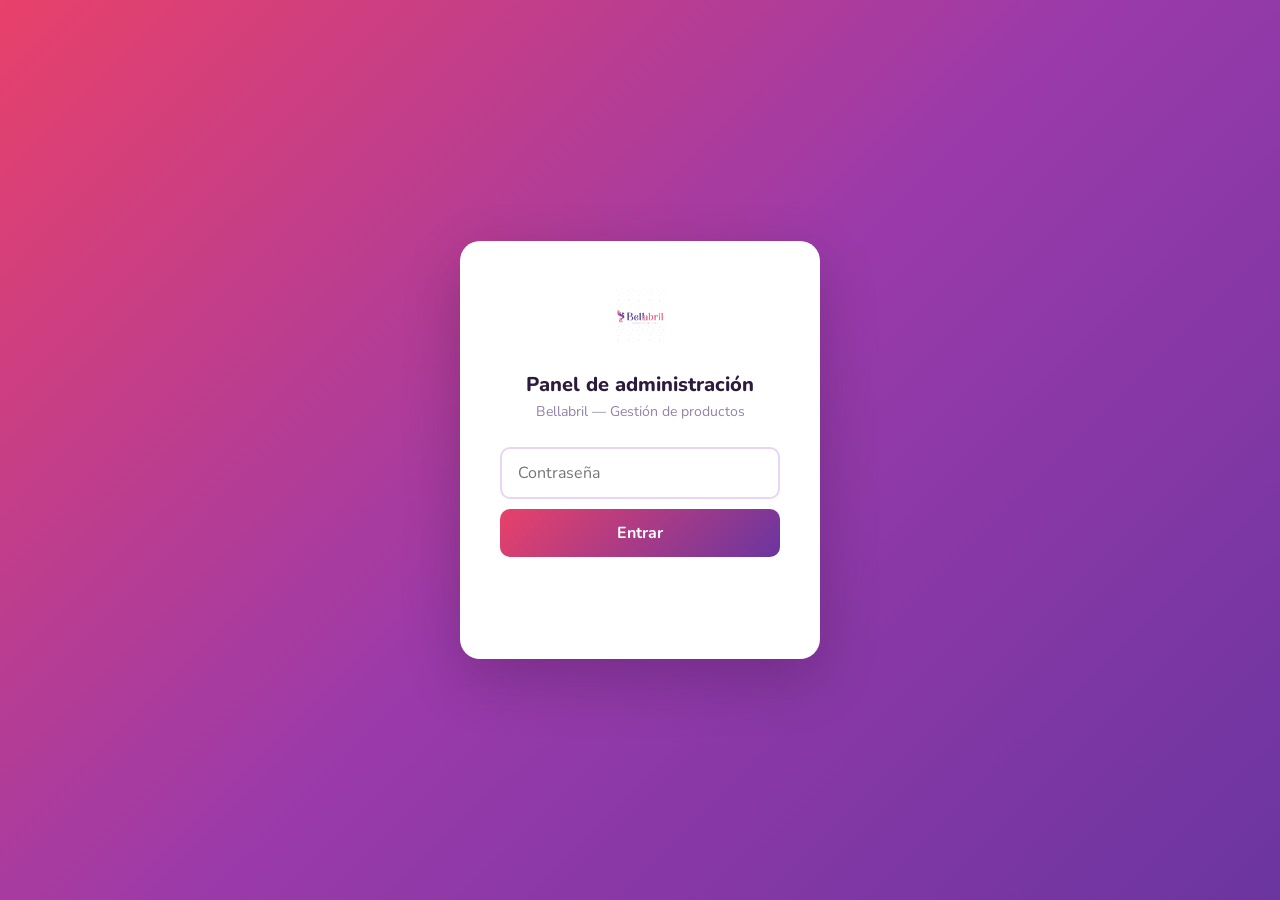
<file: admin.html>
﻿<!DOCTYPE html>
<html lang="es">
<head>
  <meta charset="UTF-8">
  <meta name="viewport" content="width=device-width, initial-scale=1.0">
  <title>Admin — Bellabril</title>
  <link rel="icon" href="assets/logo-icon.png" type="image/png">
  <link href="https://fonts.googleapis.com/css2?family=Nunito:wght@400;600;700;800&display=swap" rel="stylesheet">
  <style>
    *{box-sizing:border-box;margin:0;padding:0}
    body{font-family:'Nunito',sans-serif;background:#f5f0ff;color:#2D1B3D;min-height:100vh}

    /* ── LOGIN ──────────────────────────────── */
    .login-wrap{min-height:100vh;display:flex;align-items:center;justify-content:center;background:linear-gradient(135deg,#E8416A 0%,#9B3AAA 50%,#6B35A0 100%)}
    .login-card{background:white;border-radius:20px;padding:48px 40px;width:360px;text-align:center;box-shadow:0 20px 60px rgba(0,0,0,0.2)}
    .login-card img{height:54px;margin:0 auto 22px}
    .login-card h1{font-size:1.25rem;font-weight:800;margin-bottom:4px}
    .login-card p{color:#9480A8;font-size:0.88rem;margin-bottom:26px}
    .login-input{width:100%;padding:13px 16px;border:2px solid #E8D5F5;border-radius:10px;font-family:'Nunito',sans-serif;font-size:1rem;outline:none;transition:border-color .2s;margin-bottom:10px}
    .login-input:focus{border-color:#E8416A}
    .login-btn{width:100%;padding:13px;border:none;border-radius:10px;background:linear-gradient(135deg,#E8416A,#6B35A0);color:white;font-family:'Nunito',sans-serif;font-size:1rem;font-weight:700;cursor:pointer;transition:opacity .2s}
    .login-btn:hover{opacity:.88}
    .login-err{color:#E8416A;font-size:.85rem;margin-top:10px;min-height:18px}

    /* ── LAYOUT ─────────────────────────────── */
    .admin-wrap{display:grid;grid-template-columns:220px 1fr;min-height:100vh}

    /* ── SIDEBAR ────────────────────────────── */
    .sidebar{background:white;border-right:1px solid #E8D5F5;display:flex;flex-direction:column;padding:24px 0;position:sticky;top:0;height:100vh}
    .sidebar-logo{height:34px;margin:0 18px 28px}
    .sidebar a{display:flex;align-items:center;gap:10px;padding:11px 18px;font-weight:700;font-size:.88rem;color:#5C4070;cursor:pointer;transition:all .15s;text-decoration:none;border-left:3px solid transparent;user-select:none}
    .sidebar a:hover,.sidebar a.active{color:#E8416A;background:#fff5f8;border-left-color:#E8416A}
    .sidebar a.muted{color:#9480A8}
    .sidebar a.muted:hover{color:#E8416A;background:#fff5f8}
    .sidebar hr{border:none;border-top:1px solid #E8D5F5;margin:10px 0}

    /* ── MAIN ───────────────────────────────── */
    .admin-main{padding:32px;overflow-y:auto}

    /* ── PAGE HEADER ────────────────────────── */
    .ph{display:flex;justify-content:space-between;align-items:center;margin-bottom:24px}
    .ph h2{font-size:1.45rem;font-weight:800}

    /* ── STATS ──────────────────────────────── */
    .stats{display:grid;grid-template-columns:repeat(4,1fr);gap:14px;margin-bottom:24px}
    .stat{background:white;border-radius:14px;padding:18px 20px;border:1px solid #E8D5F5}
    .stat b{display:block;font-size:1.9rem;font-weight:800;color:#E8416A;line-height:1}
    .stat span{font-size:.73rem;font-weight:700;color:#9480A8;text-transform:uppercase;letter-spacing:.05em;margin-top:3px;display:block}

    /* ── TABLE ──────────────────────────────── */
    .tbl-wrap{background:white;border-radius:16px;border:1px solid #E8D5F5;overflow:hidden}
    .tbl-top{padding:14px 18px;border-bottom:1px solid #E8D5F5;display:flex;gap:10px;align-items:center}
    .tbl-top input{flex:1;border:1.5px solid #E8D5F5;border-radius:8px;padding:9px 13px;font-family:'Nunito',sans-serif;font-size:.88rem;outline:none;transition:border-color .2s}
    .tbl-top input:focus{border-color:#E8416A}
    .tbl-top select{border:1.5px solid #E8D5F5;border-radius:8px;padding:9px 13px;font-family:'Nunito',sans-serif;font-size:.88rem;outline:none;color:#2D1B3D;background:white;min-width:170px}
    table{width:100%;border-collapse:collapse}
    thead{background:#fdf8ff}
    th{padding:11px 14px;text-align:left;font-size:.72rem;font-weight:800;color:#9480A8;text-transform:uppercase;letter-spacing:.06em;border-bottom:1px solid #E8D5F5}
    td{padding:13px 14px;border-bottom:1px solid #f3eaff;font-size:.88rem;vertical-align:middle}
    tr:last-child td{border-bottom:none}
    tr:hover td{background:#fdf8ff}

    .pi{width:42px;height:42px;object-fit:cover;border-radius:8px}
    .pp{width:42px;height:42px;border-radius:8px;background:linear-gradient(135deg,#ffd6e4,#e8d0f7);display:flex;align-items:center;justify-content:center;font-size:1.1rem}
    .badge{display:inline-flex;align-items:center;padding:3px 9px;border-radius:20px;font-size:.7rem;font-weight:700;text-transform:uppercase;letter-spacing:.03em}
    .bc{background:#f3eaff;color:#6B35A0}
    .bn{background:#e8f8ec;color:#2d8a4a}
    .bd{background:#fff4e8;color:#b06000}

    /* ── BUTTONS ────────────────────────────── */
    .btn{display:inline-flex;align-items:center;gap:5px;padding:9px 16px;border-radius:9px;font-family:'Nunito',sans-serif;font-size:.85rem;font-weight:700;cursor:pointer;transition:all .15s;border:none;text-decoration:none;line-height:1}
    .btn-p{background:linear-gradient(135deg,#E8416A,#6B35A0);color:white}
    .btn-p:hover{opacity:.88;transform:translateY(-1px)}
    .btn-o{background:transparent;color:#6B35A0;border:1.5px solid #E8D5F5}
    .btn-o:hover{border-color:#6B35A0;background:#f5f0ff}
    .btn-d{background:transparent;color:#dc2626;border:1.5px solid #fca5a5}
    .btn-d:hover{background:#fef2f2}
    .btn-g{background:transparent;color:#9480A8;border:1.5px solid #E8D5F5}
    .btn-g:hover{border-color:#9480A8}
    .btn-sm{padding:6px 11px;font-size:.78rem}
    .acts{display:flex;gap:6px}

    /* ── MODAL ──────────────────────────────── */
    .overlay{position:fixed;inset:0;background:rgba(45,27,61,.48);z-index:1000;display:flex;align-items:center;justify-content:center;padding:16px}
    .mbox{background:white;border-radius:20px;width:100%;max-width:540px;max-height:92vh;overflow-y:auto;padding:30px}
    .mhead{display:flex;justify-content:space-between;align-items:center;margin-bottom:22px}
    .mhead h3{font-size:1.15rem;font-weight:800}
    .mclose{background:none;border:none;font-size:1.3rem;cursor:pointer;color:#9480A8;line-height:1;padding:4px}
    .mclose:hover{color:#E8416A}

    /* ── FORM ───────────────────────────────── */
    .fg{display:flex;flex-direction:column;gap:5px;margin-bottom:14px}
    .fg.two{display:grid;grid-template-columns:1fr 1fr;gap:14px}
    .fg.two .fg{margin-bottom:0}
    label.fl{font-size:.76rem;font-weight:700;color:#5C4070;text-transform:uppercase;letter-spacing:.05em}
    .fi,.fs,.ft{border:1.5px solid #E8D5F5;border-radius:9px;padding:10px 13px;font-family:'Nunito',sans-serif;font-size:.9rem;color:#2D1B3D;outline:none;transition:border-color .2s;width:100%}
    .fi:focus,.fs:focus,.ft:focus{border-color:#E8416A}
    .ft{min-height:74px;resize:vertical}
    .img-prev{width:100%;height:130px;border-radius:10px;background:linear-gradient(135deg,#ffd6e4,#e8d0f7);display:flex;align-items:center;justify-content:center;margin-top:6px;overflow:hidden;font-size:1.8rem}
    .img-prev img{width:100%;height:100%;object-fit:cover}
    .checks{display:flex;gap:20px;margin-top:4px}
    .ck{display:flex;align-items:center;gap:7px;font-weight:700;font-size:.88rem;cursor:pointer}
    .ck input{width:17px;height:17px;accent-color:#E8416A;cursor:pointer}

    /* ── EXPORT ─────────────────────────────── */
    .exp-card{background:white;border-radius:16px;border:1px solid #E8D5F5;padding:30px;max-width:580px}
    .exp-card h3{font-size:1.1rem;font-weight:800;margin-bottom:6px}
    .exp-card>p{color:#5C4070;font-size:.88rem;margin-bottom:22px}
    .steps{display:flex;flex-direction:column;gap:18px;margin-bottom:28px}
    .step{display:flex;gap:14px}
    .snum{width:30px;height:30px;border-radius:50%;background:linear-gradient(135deg,#E8416A,#6B35A0);color:white;display:flex;align-items:center;justify-content:center;font-weight:800;font-size:.85rem;flex-shrink:0}
    .stext h4{font-weight:700;font-size:.9rem;margin-bottom:2px}
    .stext p{font-size:.82rem;color:#9480A8}
    .stext code{background:#f3eaff;color:#6B35A0;padding:1px 5px;border-radius:4px;font-size:.82rem}
    .btn-dl{background:linear-gradient(135deg,#6B35A0,#E8416A);color:white;padding:13px 26px;font-size:.95rem;border-radius:12px}
    .btn-dl:hover{opacity:.9;transform:translateY(-1px)}

    /* ── EMPTY ──────────────────────────────── */
    .empty{padding:56px 20px;text-align:center;color:#9480A8}
    .empty p{font-size:.95rem;margin-bottom:14px}

    /* ── TOAST ──────────────────────────────── */
    .toast{position:fixed;bottom:22px;left:50%;transform:translateX(-50%);background:#2D1B3D;color:white;padding:11px 22px;border-radius:50px;font-weight:700;font-size:.88rem;z-index:9999;opacity:0;transition:opacity .3s;pointer-events:none;white-space:nowrap}
    .toast.show{opacity:1}
  </style>
</head>
<body>

<!-- ═══ LOGIN ═══ -->
<div id="loginScreen" class="login-wrap">
  <div class="login-card">
    <img src="assets/logo.png" alt="Bellabril" onerror="this.style.display='none'">
    <h1>Panel de administración</h1>
    <p>Bellabril — Gestión de productos</p>
    <input class="login-input" type="password" id="pwdInput" placeholder="Contraseña" autocomplete="current-password">
    <button class="login-btn" onclick="doLogin()">Entrar</button>
    <p class="login-err" id="loginErr"></p>
  </div>
</div>

<!-- ═══ PANEL ═══ -->
<div id="adminPanel" style="display:none" class="admin-wrap">

  <!-- SIDEBAR -->
  <aside class="sidebar">
    <img src="assets/logo.png" alt="Bellabril" class="sidebar-logo" onerror="this.style.display='none'">
    <a onclick="showView('productos')" id="snav-productos" class="active"><span>📦</span> Productos</a>
    <a onclick="showView('export')"    id="snav-export"><span>⬇️</span> Exportar</a>
    <hr>
    <a href="index.html" target="_blank"><span>🏪</span> Ver tienda</a>
    <a onclick="doLogout()" class="muted"><span>🚪</span> Cerrar sesión</a>
  </aside>

  <!-- MAIN -->
  <main class="admin-main">

    <!-- VISTA: PRODUCTOS -->
    <div id="view-productos">
      <div class="ph">
        <h2>Productos</h2>
        <button class="btn btn-p" onclick="openModal()">+ Agregar producto</button>
      </div>

      <div class="stats">
        <div class="stat"><b id="sTotal">0</b><span>Total</span></div>
        <div class="stat"><b id="sDest">0</b><span>Destacados</span></div>
        <div class="stat"><b id="sNuev">0</b><span>Nuevos ingresos</span></div>
        <div class="stat"><b id="sCats">0</b><span>Categorías</span></div>
      </div>

      <div class="tbl-wrap">
        <div class="tbl-top">
          <input type="search" placeholder="Buscar producto..." id="searchQ" oninput="renderTable()">
          <select id="filterCat" onchange="renderTable()">
            <option value="">Todas las categorías</option>
            <option value="novedades">Novedades</option>
            <option value="skincare">Skincare</option>
            <option value="maquillaje">Maquillaje</option>
            <option value="cabello">Cabello</option>
            <option value="unas">Uñas</option>
            <option value="pestanas">Pestañas y cejas</option>
            <option value="perfumeria">Perfumería</option>
          </select>
        </div>
        <table>
          <thead>
            <tr>
              <th>Img</th><th>Nombre</th><th>Precio</th>
              <th>Categoría</th><th>Estado</th><th>Acciones</th>
            </tr>
          </thead>
          <tbody id="tbody"></tbody>
        </table>
        <div id="emptyState" class="empty" style="display:none">
          <p>No hay productos todavía.</p>
          <button class="btn btn-p" onclick="openModal()">+ Agregar el primero</button>
        </div>
      </div>
    </div>

    <!-- VISTA: EXPORTAR -->
    <div id="view-export" style="display:none">
      <div class="ph"><h2>Exportar y publicar</h2></div>
      <div class="exp-card">
        <h3>¿Cómo actualizo la tienda?</h3>
        <p>Cada vez que agregues o edites productos, seguí estos pasos para que los cambios se vean online.</p>
        <div class="steps">
          <div class="step">
            <div class="snum">1</div>
            <div class="stext">
              <h4>Descargá el archivo actualizado</h4>
              <p>Hacé clic en el botón de abajo. Se descarga <code>products.js</code> con todos tus productos.</p>
            </div>
          </div>
          <div class="step">
            <div class="snum">2</div>
            <div class="stext">
              <h4>Reemplazá el archivo en la carpeta</h4>
              <p>Dentro de <code>bellabril/js/</code>, eliminá el <code>products.js</code> viejo y pegá el nuevo.</p>
            </div>
          </div>
          <div class="step">
            <div class="snum">3</div>
            <div class="stext">
              <h4>Subí a Netlify</h4>
              <p>Arrastrá la carpeta <code>bellabril/</code> al panel de Netlify. En segundos está online.</p>
            </div>
          </div>
        </div>
        <button class="btn btn-dl" onclick="downloadJS()">⬇️ Descargar products.js</button>
        <p style="font-size:.78rem;color:#9480A8;margin-top:10px">Incluye <span id="expCount">0</span> productos cargados.</p>
      </div>
    </div>

  </main>
</div>

<!-- ═══ MODAL AGREGAR / EDITAR ═══ -->
<div id="modal" class="overlay" style="display:none" onclick="clickOutside(event)">
  <div class="mbox">
    <div class="mhead">
      <h3 id="mTitle">Agregar producto</h3>
      <button class="mclose" onclick="closeModal()">✕</button>
    </div>
    <form onsubmit="saveProduct(event)">
      <input type="hidden" id="pId">

      <div class="fg two">
        <div class="fg">
          <label class="fl">Nombre *</label>
          <input class="fi" id="pNombre" type="text" required placeholder="Ej: Sérum vitamina C">
        </div>
        <div class="fg">
          <label class="fl">Precio ARS *</label>
          <input class="fi" id="pPrecio" type="number" required min="0" placeholder="3500">
        </div>
      </div>

      <div class="fg">
        <label class="fl">Categoría *</label>
        <select class="fs" id="pCat" required>
          <option value="">Seleccioná...</option>
          <option value="novedades">Novedades</option>
          <option value="skincare">Skincare</option>
          <option value="maquillaje">Maquillaje</option>
          <option value="cabello">Cabello</option>
          <option value="unas">Uñas</option>
          <option value="pestanas">Pestañas y cejas</option>
          <option value="perfumeria">Perfumería</option>
        </select>
      </div>

      <div class="fg">
        <label class="fl">URL o ruta de imagen</label>
        <input class="fi" id="pImg" type="text" placeholder="assets/productos/crema.jpg  ó  https://..." oninput="prevImg()">
        <div class="img-prev" id="imgPrev"><span>🖼️</span></div>
      </div>

      <div class="fg">
        <label class="fl">Descripción</label>
        <textarea class="ft" id="pDesc" placeholder="Describí brevemente el producto..."></textarea>
      </div>

      <div class="fg">
        <div class="checks">
          <label class="ck"><input type="checkbox" id="pDest"> ⭐ Destacado (inicio)</label>
          <label class="ck"><input type="checkbox" id="pNuev"> 🆕 Nuevo ingreso</label>
          <label class="ck"><input type="checkbox" id="pStock" checked> ✅ En stock</label>
        </div>
      </div>

      <div style="display:flex;gap:10px;justify-content:flex-end;margin-top:20px">
        <button type="button" class="btn btn-g" onclick="closeModal()">Cancelar</button>
        <button type="submit" class="btn btn-p" id="mSaveBtn">Guardar producto</button>
      </div>
    </form>
  </div>
</div>

<div id="toast" class="toast"></div>

<script>
// ─── CONFIG ────────────────────────────────────
// Cambiá esta contraseña cuando quieras
const PWD = 'bellabril2024';
const KEY = 'bellabril_admin_products';

const CAT = {
  novedades:'Novedades', skincare:'Skincare', maquillaje:'Maquillaje',
  cabello:'Cabello', unas:'Uñas', pestanas:'Pestañas y cejas', perfumeria:'Perfumería',
};

// ─── AUTH ──────────────────────────────────────
function doLogin() {
  if (document.getElementById('pwdInput').value === PWD) {
    sessionStorage.setItem('ba','1');
    show();
  } else {
    document.getElementById('loginErr').textContent = 'Contraseña incorrecta';
    document.getElementById('pwdInput').value = '';
  }
}
document.getElementById('pwdInput').addEventListener('keydown', e => { if(e.key==='Enter') doLogin(); });
function doLogout() { sessionStorage.removeItem('ba'); location.reload(); }

function show() {
  document.getElementById('loginScreen').style.display = 'none';
  document.getElementById('adminPanel').style.display  = 'grid';
  renderTable(); updateStats();
}
if (sessionStorage.getItem('ba')==='1') show();

// ─── DATA ──────────────────────────────────────
function load() {
  try { return JSON.parse(localStorage.getItem(KEY)) || []; } catch { return []; }
}
function save(arr) { localStorage.setItem(KEY, JSON.stringify(arr)); }
function nextId(arr) { return arr.length ? Math.max(...arr.map(p=>p.id))+1 : 1; }

// ─── VIEWS ─────────────────────────────────────
function showView(name) {
  ['productos','export'].forEach(v => {
    document.getElementById('view-'+v).style.display = v===name ? 'block' : 'none';
    document.getElementById('snav-'+v)?.classList.toggle('active', v===name);
  });
  if (name==='export') document.getElementById('expCount').textContent = load().length;
}

// ─── STATS ─────────────────────────────────────
function updateStats() {
  const p = load();
  document.getElementById('sTotal').textContent = p.length;
  document.getElementById('sDest').textContent  = p.filter(x=>x.destacado).length;
  document.getElementById('sNuev').textContent  = p.filter(x=>x.nuevo).length;
  document.getElementById('sCats').textContent  = new Set(p.map(x=>x.categoria)).size;
}

// ─── TABLE ─────────────────────────────────────
function renderTable() {
  const q   = (document.getElementById('searchQ')?.value || '').toLowerCase();
  const cat = document.getElementById('filterCat')?.value || '';
  const arr = load().filter(p =>
    (!q   || p.nombre.toLowerCase().includes(q) || (p.descripcion||'').toLowerCase().includes(q)) &&
    (!cat || p.categoria === cat)
  );

  const tbody = document.getElementById('tbody');
  document.getElementById('emptyState').style.display = arr.length ? 'none' : 'block';

  tbody.innerHTML = arr.map(p => {
    const img = p.imagen
      ? `<img class="pi" src="${e(p.imagen)}" onerror="this.style.display='none';this.nextSibling.style.display='flex'" alt="">
         <div class="pp" style="display:none">🖼️</div>`
      : `<div class="pp">🖼️</div>`;
    const badges = [
      p.nuevo     ? `<span class="badge bn">Nuevo</span>` : '',
      p.destacado ? `<span class="badge bd">★ Dest.</span>` : '',
    ].filter(Boolean).join(' ') || '—';
    return `<tr>
      <td><div style="display:flex">${img}</div></td>
      <td><strong>${e(p.nombre)}</strong></td>
      <td style="font-weight:700;color:#E8416A">${fmt(p.precio)}</td>
      <td><span class="badge bc">${CAT[p.categoria]||p.categoria}</span></td>
      <td>${badges}</td>
      <td><div class="acts">
        <button class="btn btn-o btn-sm" onclick="openModal(${p.id})">✏️ Editar</button>
        <button class="btn btn-d btn-sm" onclick="del(${p.id})">🗑️</button>
      </div></td>
    </tr>`;
  }).join('');
}

// ─── MODAL ─────────────────────────────────────
let editId = null;

function openModal(id=null) {
  editId = id;
  document.getElementById('mTitle').textContent    = id ? 'Editar producto' : 'Agregar producto';
  document.getElementById('mSaveBtn').textContent  = id ? 'Guardar cambios' : 'Guardar producto';
  document.getElementById('pId').value = '';
  document.getElementById('pNombre').value = '';
  document.getElementById('pPrecio').value = '';
  document.getElementById('pCat').value    = '';
  document.getElementById('pImg').value    = '';
  document.getElementById('pDesc').value   = '';
  document.getElementById('pDest').checked  = false;
  document.getElementById('pNuev').checked  = false;
  document.getElementById('pStock').checked = true;
  document.getElementById('imgPrev').innerHTML = '<span>🖼️</span>';

  if (id) {
    const p = load().find(x=>x.id===id);
    if (p) {
      document.getElementById('pId').value    = p.id;
      document.getElementById('pNombre').value= p.nombre;
      document.getElementById('pPrecio').value= p.precio;
      document.getElementById('pCat').value   = p.categoria;
      document.getElementById('pImg').value   = p.imagen||'';
      document.getElementById('pDesc').value  = p.descripcion||'';
      document.getElementById('pDest').checked = !!p.destacado;
      document.getElementById('pNuev').checked = !!p.nuevo;
      document.getElementById('pStock').checked = p.stock !== false;
      prevImg();
    }
  }
  document.getElementById('modal').style.display = 'flex';
  document.getElementById('pNombre').focus();
}

function closeModal() { document.getElementById('modal').style.display = 'none'; }
function clickOutside(e) { if(e.target===document.getElementById('modal')) closeModal(); }

function saveProduct(e) {
  e.preventDefault();
  const arr = load();
  const data = {
    id:          editId || nextId(arr),
    nombre:      document.getElementById('pNombre').value.trim(),
    precio:      Number(document.getElementById('pPrecio').value),
    categoria:   document.getElementById('pCat').value,
    imagen:      document.getElementById('pImg').value.trim(),
    descripcion: document.getElementById('pDesc').value.trim(),
    destacado:   document.getElementById('pDest').checked,
    nuevo:       document.getElementById('pNuev').checked,
    stock:       document.getElementById('pStock').checked,
  };
  save(editId ? arr.map(p=>p.id===editId?data:p) : [...arr,data]);
  closeModal(); renderTable(); updateStats();
  toast(editId ? '✓ Producto actualizado' : '✓ Producto agregado');
}

function del(id) {
  const p = load().find(x=>x.id===id);
  if (!p || !confirm(`¿Eliminar "${p.nombre}"?`)) return;
  save(load().filter(x=>x.id!==id));
  renderTable(); updateStats();
  toast('Producto eliminado');
}

// ─── IMAGE PREVIEW ─────────────────────────────
function prevImg() {
  const url = document.getElementById('pImg').value.trim();
  const el  = document.getElementById('imgPrev');
  el.innerHTML = url
    ? `<img src="${url}" onerror="this.parentElement.innerHTML='<span>🖼️</span>'" alt="">`
    : '<span>🖼️</span>';
}

// ─── EXPORT ────────────────────────────────────
function downloadJS() {
  const arr = load();
  const blob = new Blob([buildJS(arr)], {type:'text/javascript'});
  const a = Object.assign(document.createElement('a'), {href:URL.createObjectURL(blob), download:'products.js'});
  a.click(); URL.revokeObjectURL(a.href);
  toast('Descargando products.js...');
}

function buildJS(arr) {
  const rows = arr.map(p=>`  {
    id: ${p.id},
    nombre: ${JSON.stringify(p.nombre)},
    precio: ${p.precio},
    categoria: ${JSON.stringify(p.categoria)},
    imagen: ${JSON.stringify(p.imagen||'')},
    descripcion: ${JSON.stringify(p.descripcion||'')},
    nuevo: ${!!p.nuevo},
    destacado: ${!!p.destacado},
    stock: ${p.stock !== false},
  }`).join(',\n');
  return `/* ================================================================
   BELLABRIL — Catálogo de Productos
   Generado desde el panel de administración
   Categorías: novedades | skincare | maquillaje | cabello | unas | pestanas | perfumeria
================================================================ */

const CATEGORIAS = [
  { id: 'todos',       nombre: 'Todos',             icono: '🌸' },
  { id: 'novedades',   nombre: 'Novedades',          icono: '✨' },
  { id: 'skincare',    nombre: 'Skincare',            icono: '🧴' },
  { id: 'maquillaje',  nombre: 'Maquillaje',          icono: '💄' },
  { id: 'cabello',     nombre: 'Cabello',             icono: '✂️' },
  { id: 'unas',        nombre: 'Uñas',               icono: '💅' },
  { id: 'pestanas',    nombre: 'Pestañas y cejas',   icono: '👁️' },
  { id: 'perfumeria',  nombre: 'Perfumería',          icono: '🌸' },
];

const PRODUCTS = [
${rows}
];

/* ================================================================
   RENDERIZADO — no modificar lo de abajo
================================================================ */

function _cardHTML(p) {
  const badge = !p.stock
    ? '<span class="product-card__badge badge-agotado">Sin stock</span>'
    : p.nuevo
      ? '<span class="product-card__badge badge-nuevo">Nuevo ✦</span>'
      : '';

  const btn = !p.stock
    ? '<button class="btn btn-outline btn-sm product-card__add" disabled>Sin stock</button>'
    : \`<button class="btn btn-primary btn-sm product-card__add" onclick="addToCart(\${p.id})">Agregar al carrito</button>\`;

  return \`
    <article class="product-card reveal">
      <a href="producto-detalle.html?id=\${p.id}" class="product-card__image">
        \${badge}
        <img src="\${p.imagen}" alt="\${p.nombre}" loading="lazy" onerror="this.style.opacity=0">
      </a>
      <div class="product-card__body">
        <a href="producto-detalle.html?id=\${p.id}" class="product-card__titlelink">
          <h3 class="product-card__name">\${p.nombre}</h3>
          <p class="product-card__desc">\${p.descripcion}</p>
        </a>
        <p class="product-card__price">\${Cart.formatPrice(p.precio)}</p>
        \${btn}
      </div>
    </article>\`;
}

function addToCart(id) {
  const p = PRODUCTS.find(x => x.id === id);
  if (p && p.stock) Cart.add(p);
}

function sortProducts(list, sort = 'destacado') {
  const sorted = list.slice();
  switch (sort) {
    case 'precio-asc':  return sorted.sort((a, b) => a.precio - b.precio);
    case 'precio-desc': return sorted.sort((a, b) => b.precio - a.precio);
    case 'az':           return sorted.sort((a, b) => a.nombre.localeCompare(b.nombre, 'es'));
    case 'za':           return sorted.sort((a, b) => b.nombre.localeCompare(a.nombre, 'es'));
    case 'nuevo':         return sorted.sort((a, b) => b.id - a.id);
    case 'viejo':         return sorted.sort((a, b) => a.id - b.id);
    case 'vendidos':
    case 'destacado':
    default:
      return sorted.sort((a, b) => (b.destacado === true) - (a.destacado === true));
  }
}

function renderProducts(containerId, filter = 'todos', limit = null, sort = 'destacado') {
  const el = document.getElementById(containerId);
  if (!el) return;
  let list;
  if (filter === 'todos')          list = PRODUCTS;
  else if (filter === 'novedades') list = PRODUCTS.filter(p => p.nuevo);
  else                              list = PRODUCTS.filter(p => p.categoria === filter);
  list = sortProducts(list, sort);
  if (limit) list = list.slice(0, limit);
  el.innerHTML = list.length
    ? list.map(_cardHTML).join('')
    : '<p style="text-align:center;color:var(--text-light);padding:48px;grid-column:1/-1">No hay productos en esta categoría todavía.</p>';
  _reveal(el);
}

function renderDestacados(containerId, max = 6) {
  const el = document.getElementById(containerId);
  if (!el) return;
  const list = PRODUCTS.filter(p => p.destacado && p.stock !== false).slice(0, max);
  el.innerHTML = list.map(_cardHTML).join('');
  _reveal(el);
}

function renderNuevos(containerId, max = 4) {
  const el = document.getElementById(containerId);
  if (!el) return;
  const list = PRODUCTS.filter(p => p.nuevo).slice(0, max);
  el.innerHTML = list.map(_cardHTML).join('');
  _reveal(el);
}

function _reveal(parent) {
  const obs = new IntersectionObserver((entries) => {
    entries.forEach((e, i) => {
      if (e.isIntersecting) {
        setTimeout(() => e.target.classList.add('visible'), i * 75);
        obs.unobserve(e.target);
      }
    });
  }, { threshold: 0.08 });
  parent.querySelectorAll('.reveal').forEach(el => obs.observe(el));
}

function initReveal() { _reveal(document); }
`;
}

// ─── HELPERS ───────────────────────────────────
function fmt(n) {
  return new Intl.NumberFormat('es-AR',{style:'currency',currency:'ARS',maximumFractionDigits:0}).format(n);
}
function e(s) {
  return String(s).replace(/&/g,'&amp;').replace(/</g,'&lt;').replace(/>/g,'&gt;').replace(/"/g,'&quot;');
}
function toast(msg) {
  const t = document.getElementById('toast');
  t.textContent = msg; t.classList.add('show');
  setTimeout(()=>t.classList.remove('show'), 2500);
}
</script>
</body>
</html>
</file>
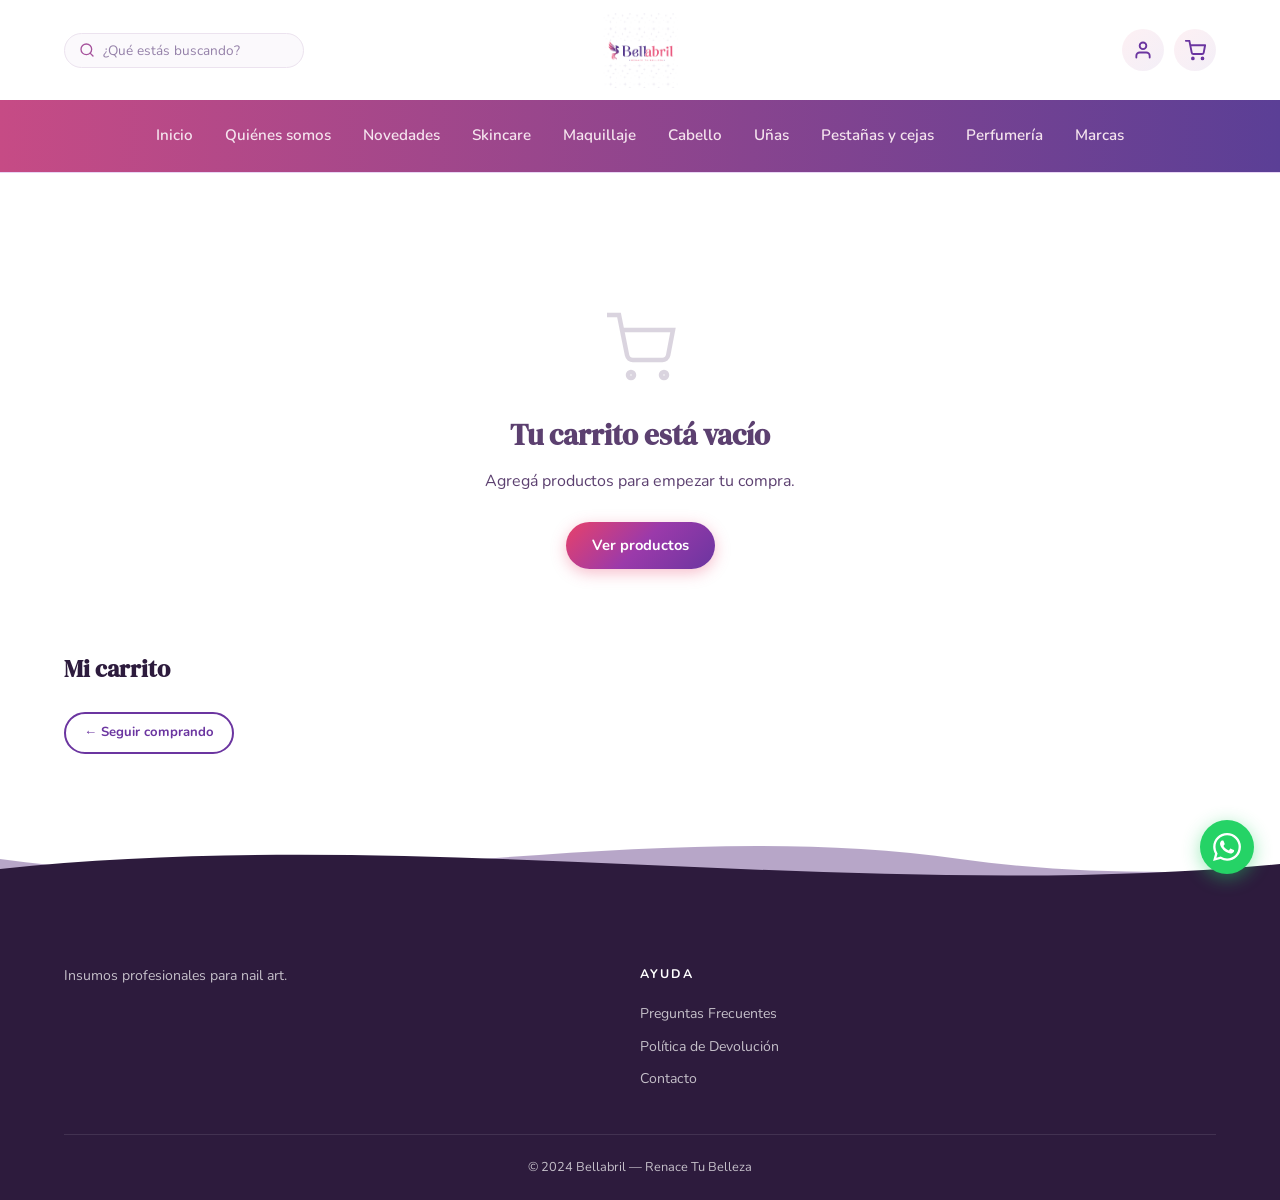
<file: carrito.html>
﻿<!DOCTYPE html>
<html lang="es">
<head>
  <meta charset="UTF-8">
  <meta name="viewport" content="width=device-width, initial-scale=1.0">
  <title>Carrito — Bellabril</title>
  <link rel="icon" href="assets/logo-icon.png" type="image/png">
  <link rel="stylesheet" href="css/styles.css">
</head>
<body>

<!-- HEADER -->
<header class="header" id="header">
  <div class="container">
    <div class="header__main">
      <div class="header-search">
        <svg width="16" height="16" viewBox="0 0 24 24" fill="none" stroke="currentColor" stroke-width="2" stroke-linecap="round" stroke-linejoin="round"><circle cx="11" cy="11" r="8"/><line x1="21" y1="21" x2="16.65" y2="16.65"/></svg>
        <input type="search" placeholder="¿Qué estás buscando?" id="searchInput" autocomplete="off">
      </div>
      <a href="index.html" class="logo"><img src="assets/logo.png" alt="Bellabril"></a>
      <div class="header__actions">
        <div id="userBtn"></div>
        <a href="carrito.html" class="cart-btn" aria-label="Ver carrito">
          <svg width="21" height="21" viewBox="0 0 24 24" fill="none" stroke="currentColor" stroke-width="2.2" stroke-linecap="round" stroke-linejoin="round">
            <circle cx="9" cy="21" r="1"/><circle cx="20" cy="21" r="1"/>
            <path d="M1 1h4l2.68 13.39a2 2 0 0 0 2 1.61h9.72a2 2 0 0 0 2-1.61L23 6H6"/>
          </svg>
          <span class="cart-count" id="cartCount">0</span>
        </a>
        <button class="menu-toggle" id="menuToggle" aria-label="Menú" aria-expanded="false">
          <span></span><span></span><span></span>
        </button>
      </div>
    </div>
  </div>
  <div class="cats-bar">
<div class="cats-bar__inner" id="navItems">
      <a href="index.html"                    class="cat-link">Inicio</a>
      <a href="nosotros.html"                 class="cat-link">Quiénes somos</a>
      <a href="productos.html?cat=novedades"  class="cat-link">Novedades</a>
      <a href="productos.html?cat=skincare"   class="cat-link">Skincare</a>
      <a href="productos.html?cat=maquillaje" class="cat-link">Maquillaje</a>
      <a href="productos.html?cat=cabello"    class="cat-link">Cabello</a>
      <a href="productos.html?cat=unas"       class="cat-link">Uñas</a>
      <a href="productos.html?cat=pestanas"   class="cat-link">Pestañas y cejas</a>
      <a href="productos.html?cat=perfumeria" class="cat-link">Perfumería</a>
      <a href="marcas.html"                   class="cat-link">Marcas</a>
    </div>
  </div>
</header>

<div style="height:calc(var(--header-h) + var(--cats-h))"></div>

<main class="cart-page">
  <div class="container">

    <!-- CARRITO VACÍO -->
    <div id="cartEmpty" style="display:none" class="cart-empty">
      <svg viewBox="0 0 24 24" fill="none" stroke="currentColor" stroke-width="1.5">
        <circle cx="9" cy="21" r="1"/><circle cx="20" cy="21" r="1"/>
        <path d="M1 1h4l2.68 13.39a2 2 0 0 0 2 1.61h9.72a2 2 0 0 0 2-1.61L23 6H6"/>
      </svg>
      <h2 style="font-family:'DM Serif Display',serif;font-size:1.8rem;margin-bottom:8px">Tu carrito está vacío</h2>
      <p style="margin-bottom:28px">Agregá productos para empezar tu compra.</p>
      <a href="productos.html" class="btn btn-primary">Ver productos</a>
    </div>

    <!-- CARRITO CON ITEMS -->
    <div class="cart-layout">
      <div>
        <h1 class="cart-items-title">Mi carrito</h1>
        <div id="cartItemsContainer"></div>
        <div style="margin-top:20px">
          <a href="productos.html" class="btn btn-outline btn-sm">← Seguir comprando</a>
        </div>
      </div>

      <!-- RESUMEN -->
      <aside class="cart-summary" id="cartSummary">
        <h2 class="cart-summary__title">Resumen</h2>
        <div class="summary-row">
          <span>Subtotal</span>
          <span id="subtotalVal">$0</span>
        </div>
        <div class="summary-row">
          <span>Envío</span>
          <span id="envioVal">—</span>
        </div>
        <p style="font-size:0.75rem;color:var(--text-light);margin-bottom:8px">✓ Envío gratis en compras mayores a $15.000</p>
        <div class="summary-total">
          <span>Total</span>
          <span class="amount" id="totalVal">$0</span>
        </div>
        <a href="checkout.html" class="btn btn-primary btn-full">Finalizar compra →</a>
        <p style="font-size:0.75rem;color:var(--text-light);text-align:center;margin-top:12px">
          🔒 Compra segura · Transferencia o Mercado Pago
        </p>
      </aside>
    </div>

  </div>
</main>

<!-- Onda animada → Footer -->
<div class="wave-anim-wrap" aria-hidden="true">
  <div class="wave-anim-layer wave-anim-layer--back">
    <svg viewBox="0 0 1440 90" xmlns="http://www.w3.org/2000/svg" preserveAspectRatio="none">
      <path d="M0,45 C180,90 360,0 540,45 C720,90 900,0 1080,45 C1260,90 1440,0 1440,45 L1440,90 L0,90 Z" fill="#4E2478"/>
    </svg>
  </div>
  <div class="wave-anim-layer wave-anim-layer--front">
    <svg viewBox="0 0 1440 90" xmlns="http://www.w3.org/2000/svg" preserveAspectRatio="none">
      <path d="M0,55 C240,10 480,90 720,50 C960,10 1200,80 1440,45 L1440,90 L0,90 Z" fill="#2D1B3D"/>
    </svg>
  </div>
</div>
<!-- FOOTER -->

<footer class="footer">
  <div class="container">
    <div class="footer__grid">
      <div>
        <p class="footer__tagline">Insumos profesionales para nail art.</p>
      </div>
      <div>
        <p class="footer__title">Ayuda</p>
        <div class="footer__links">
          <a href="preguntas-frecuentes.html" class="footer__link">Preguntas Frecuentes</a>
          <a href="politica-de-devolucion.html" class="footer__link">Política de Devolución</a>
          <a href="contacto.html" class="footer__link">Contacto</a>
        </div>
      </div></div>
    <div class="footer__bottom"><p>© 2024 Bellabril — Renace Tu Belleza</p></div>
  </div>
</footer>

<a href="https://wa.me/5491126971330" class="wa-float" target="_blank" rel="noopener" aria-label="WhatsApp">
  <svg width="28" height="28" viewBox="0 0 24 24" fill="white"><path d="M17.472 14.382c-.297-.149-1.758-.867-2.03-.967-.273-.099-.471-.148-.67.15-.197.297-.767.966-.94 1.164-.173.199-.347.223-.644.075-.297-.15-1.255-.463-2.39-1.475-.883-.788-1.48-1.761-1.653-2.059-.173-.297-.018-.458.13-.606.134-.133.298-.347.446-.52.149-.174.198-.298.298-.497.099-.198.05-.371-.025-.52-.075-.149-.669-1.612-.916-2.207-.242-.579-.487-.5-.669-.51-.173-.008-.371-.01-.57-.01-.198 0-.52.074-.792.372-.272.297-1.04 1.016-1.04 2.479 0 1.462 1.065 2.875 1.213 3.074.149.198 2.096 3.2 5.077 4.487.709.306 1.262.489 1.694.625.712.227 1.36.195 1.871.118.571-.085 1.758-.719 2.006-1.413.248-.694.248-1.289.173-1.413-.074-.124-.272-.198-.57-.347m-5.421 7.403h-.004a9.87 9.87 0 0 1-5.031-1.378l-.361-.214-3.741.982.998-3.648-.235-.374a9.86 9.86 0 0 1-1.51-5.26c.001-5.45 4.436-9.884 9.888-9.884 2.64 0 5.122 1.03 6.988 2.898a9.825 9.825 0 0 1 2.893 6.994c-.003 5.45-4.437 9.884-9.885 9.884m8.413-18.297A11.815 11.815 0 0 0 12.05 0C5.495 0 .16 5.335.157 11.892c0 2.096.547 4.142 1.588 5.945L.057 24l6.305-1.654a11.882 11.882 0 0 0 5.683 1.448h.005c6.554 0 11.89-5.335 11.893-11.893a11.821 11.821 0 0 0-3.48-8.413z"/></svg>
</a>
<div id="toast" class="toast"></div>

<script src="js/auth.js"></script>
<script src="js/cart.js"></script>
<script src="js/products.js"></script>
<script src="js/main.js"></script>
</body>
</html>
</file>
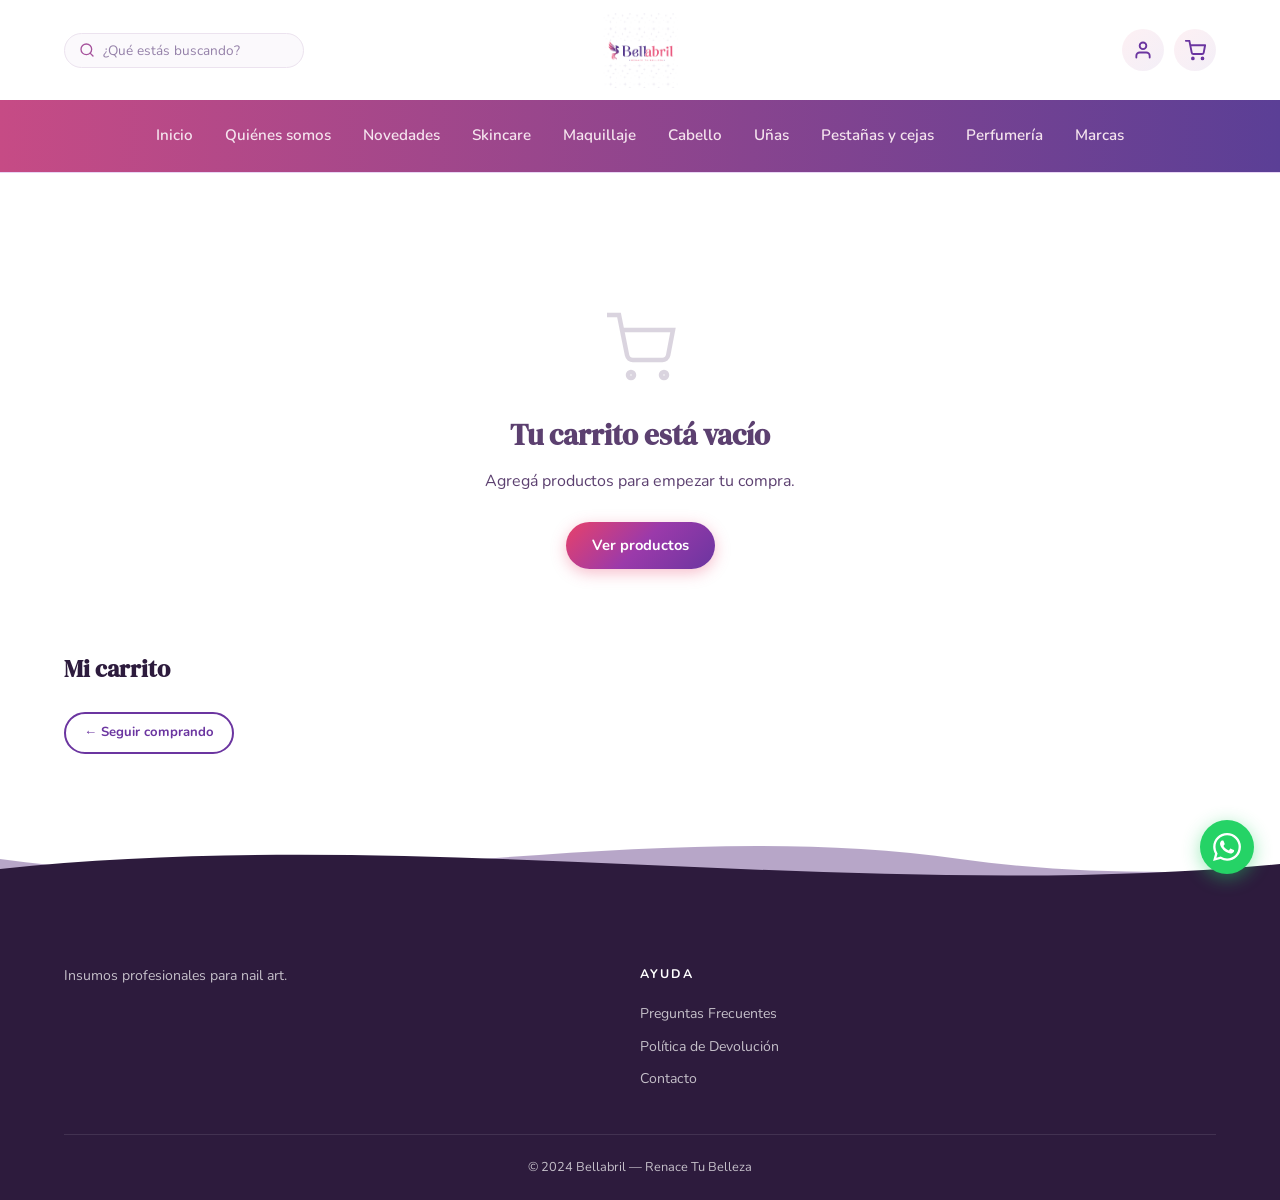
<file: checkout.html>
﻿<!DOCTYPE html>
<html lang="es">
<head>
  <meta charset="UTF-8">
  <meta name="viewport" content="width=device-width, initial-scale=1.0">
  <title>Finalizar compra — Bellabril</title>
  <link rel="icon" href="assets/logo-icon.png" type="image/png">
  <link rel="stylesheet" href="css/styles.css">
</head>
<body>

<!-- HEADER (sin categorías) -->
<header class="header" id="header" style="--cats-h:0px">
  <div class="container">
    <div class="header__main">
      <div class="header-search">
        <svg width="16" height="16" viewBox="0 0 24 24" fill="none" stroke="currentColor" stroke-width="2" stroke-linecap="round" stroke-linejoin="round"><circle cx="11" cy="11" r="8"/><line x1="21" y1="21" x2="16.65" y2="16.65"/></svg>
        <input type="search" placeholder="¿Qué estás buscando?" id="searchInput" autocomplete="off">
      </div>
      <a href="index.html" class="logo"><img src="assets/logo.png" alt="Bellabril"></a>
      <div class="header__actions">
        <nav class="nav" id="nav">
          <a href="index.html"    class="nav__link">Inicio</a>
          <a href="preguntas-frecuentes.html" class="nav__link">Preguntas Frecuentes</a>
          <a href="politica-de-devolucion.html" class="nav__link">Política de Devolución</a>
          <a href="contacto.html" class="nav__link">Contacto</a>
        </nav>
        <div id="userBtn"></div>
        <a href="carrito.html" class="cart-btn" aria-label="Volver al carrito">
          <svg width="21" height="21" viewBox="0 0 24 24" fill="none" stroke="currentColor" stroke-width="2.2" stroke-linecap="round" stroke-linejoin="round">
            <circle cx="9" cy="21" r="1"/><circle cx="20" cy="21" r="1"/>
            <path d="M1 1h4l2.68 13.39a2 2 0 0 0 2 1.61h9.72a2 2 0 0 0 2-1.61L23 6H6"/>
          </svg>
          <span class="cart-count" id="cartCount">0</span>
        </a>
        <button class="menu-toggle" id="menuToggle" aria-label="Menú" aria-expanded="false">
          <span></span><span></span><span></span>
        </button>
      </div>
    </div>
  </div>
</header>

<div style="height:var(--header-h)"></div>

<main class="checkout-page">
  <div class="container">

    <!-- BREADCRUMB -->
    <div style="margin-bottom:28px;font-size:0.85rem;color:var(--text-light)">
      <a href="carrito.html" style="color:var(--purple);font-weight:700">← Volver al carrito</a>
    </div>

    <h1 style="font-family:'DM Serif Display',serif;font-size:2rem;margin-bottom:28px">Finalizar compra</h1>

    <div class="checkout-layout">

      <!-- FORMULARIO -->
      <div>
        <form id="checkoutForm" novalidate>

          <!-- Datos personales -->
          <div class="checkout-block">
            <h2 class="checkout-block__title">1. Tus datos</h2>
            <div class="form-row">
              <div class="form-group">
                <label class="form-label" for="nombre">Nombre y apellido *</label>
                <input class="form-input" type="text" id="nombre" name="nombre" required placeholder="Ej: Ana García">
              </div>
              <div class="form-group">
                <label class="form-label" for="telefono">Teléfono / WhatsApp *</label>
                <input class="form-input" type="tel" id="telefono" name="telefono" required placeholder="Ej: 11 1234-5678">
              </div>
            </div>
            <div class="form-group">
              <label class="form-label" for="email">Email *</label>
              <input class="form-input" type="email" id="email" name="email" required placeholder="tu@email.com">
            </div>
            <div class="form-group">
              <label class="form-label" for="provincia">Provincia</label>
              <input class="form-input" type="text" id="provincia" name="provincia" placeholder="Ej: Buenos Aires">
            </div>
          </div>

          <!-- Método de pago -->
          <div class="checkout-block">
            <h2 class="checkout-block__title">2. Método de pago</h2>

            <div class="payment-options">

              <!-- Transferencia -->
              <label class="payment-opt" data-detail="detailTransfer">
                <input type="radio" name="payment" value="transferencia" checked>
                <span class="payment-opt__icon">🏦</span>
                <div>
                  <p class="payment-opt__name">Transferencia bancaria</p>
                  <p class="payment-opt__desc">CBU / Alias — sin recargo</p>
                </div>
              </label>

              <div class="payment-detail show" id="detailTransfer">
                <p style="font-weight:700;margin-bottom:14px;font-size:0.9rem">Datos para transferir:</p>
                <div class="transfer-row">
                  <span class="transfer-label">Alias</span>
                  <span class="transfer-value">bellabril01</span>
                  <button type="button" class="copy-btn" data-copy="bellabril01">Copiar</button>
                </div>
                <div class="transfer-row">
                  <span class="transfer-label">CBU</span>
                  <span class="transfer-value">0000003100051694572924</span>
                  <button type="button" class="copy-btn" data-copy="0000003100051694572924">Copiar</button>
                </div>
                <div class="transfer-row">
                  <span class="transfer-label">Titular</span>
                  <span class="transfer-value">Rosayvic Abril Mendoza Mujica</span>
                </div>
                <p style="font-size:0.78rem;color:var(--text-light);margin-top:10px">
                  ⚠️ Después de confirmar el pedido por WhatsApp, envianos el comprobante de transferencia.
                </p>
              </div>

              <!-- Mercado Pago -->
              <label class="payment-opt" data-detail="detailMP">
                <input type="radio" name="payment" value="mercadopago">
                <span class="payment-opt__icon">💙</span>
                <div>
                  <p class="payment-opt__name">Mercado Pago</p>
                  <p class="payment-opt__desc">Tarjeta de crédito, débito o saldo MP</p>
                </div>
              </label>

              <div class="payment-detail" id="detailMP">
                <p style="font-size:0.88rem;color:var(--text-medium);margin-bottom:14px">
                  Al confirmar el pedido por WhatsApp, te enviamos el link de pago de Mercado Pago.
                </p>
                <!-- REVISAR: podés reemplazar por el link directo de MP si lo tenés -->
                <p style="font-size:0.78rem;color:var(--text-light)">
                  💡 Para obtener tu link de pago en Mercado Pago: entrá a tu cuenta → Cobrar → Compartir link de pago.
                </p>
              </div>

            </div>
          </div>

          <button type="submit" class="btn btn-primary btn-full" style="font-size:1rem;padding:14px">
            Confirmar pedido por WhatsApp 💬
          </button>
          <p style="font-size:0.78rem;color:var(--text-light);text-align:center;margin-top:10px">
            Al confirmar, se abrirá WhatsApp con el detalle de tu pedido.
          </p>

        </form>
      </div>

      <!-- RESUMEN DEL PEDIDO -->
      <aside class="order-box">
        <h2 class="order-box__title">Tu pedido</h2>
        <div id="orderItemsBox"></div>
        <div style="margin-top:16px">
          <div class="summary-row" style="display:flex;justify-content:space-between;margin-bottom:8px;font-size:0.92rem">
            <span>Subtotal</span><span id="orderSubtotal">$0</span>
          </div>
          <div class="summary-row" style="display:flex;justify-content:space-between;margin-bottom:8px;font-size:0.92rem;color:#22c55e" id="discountRow" style="display:none">
            <span>Descuento</span><span id="discountVal"></span>
          </div>
          <div class="summary-row" style="display:flex;justify-content:space-between;margin-bottom:8px;font-size:0.92rem">
            <span>Envío</span><span id="orderEnvio">—</span>
          </div>

          <!-- Cupón -->
          <div id="couponBox" style="border-top:1px solid var(--border);padding-top:14px;margin-top:4px"></div>

          <div style="display:flex;justify-content:space-between;font-weight:800;padding-top:12px;border-top:2px solid var(--border);margin-top:4px">
            <span>Total</span>
            <span style="font-family:'DM Serif Display',serif;font-size:1.3rem;background:var(--gradient);-webkit-background-clip:text;-webkit-text-fill-color:transparent;background-clip:text" id="orderTotal">$0</span>
          </div>
        </div>
        <p style="font-size:0.75rem;color:var(--text-light);margin-top:14px;text-align:center">
          🔒 Tus datos están protegidos
        </p>
      </aside>

    </div>
  </div>
</main>

<div id="toast" class="toast"></div>

<script src="js/auth.js"></script>
<script src="js/cart.js"></script>
<script src="js/products.js"></script>
<script src="js/coupon.js"></script>
<script src="js/main.js"></script>
<script>
  document.addEventListener('DOMContentLoaded', () => {
    Coupon.initCheckout()
    Coupon.updateSummary()
  })

  // Interceptar envío del formulario para marcar cupón como usado
  document.getElementById('checkoutForm')?.addEventListener('submit', async (e) => {
    const email = document.getElementById('email')?.value?.trim().toLowerCase()
    await Coupon.markUsed(email)
    // El submit original del formulario continúa normalmente
  })
</script>
</body>
</html>
</file>
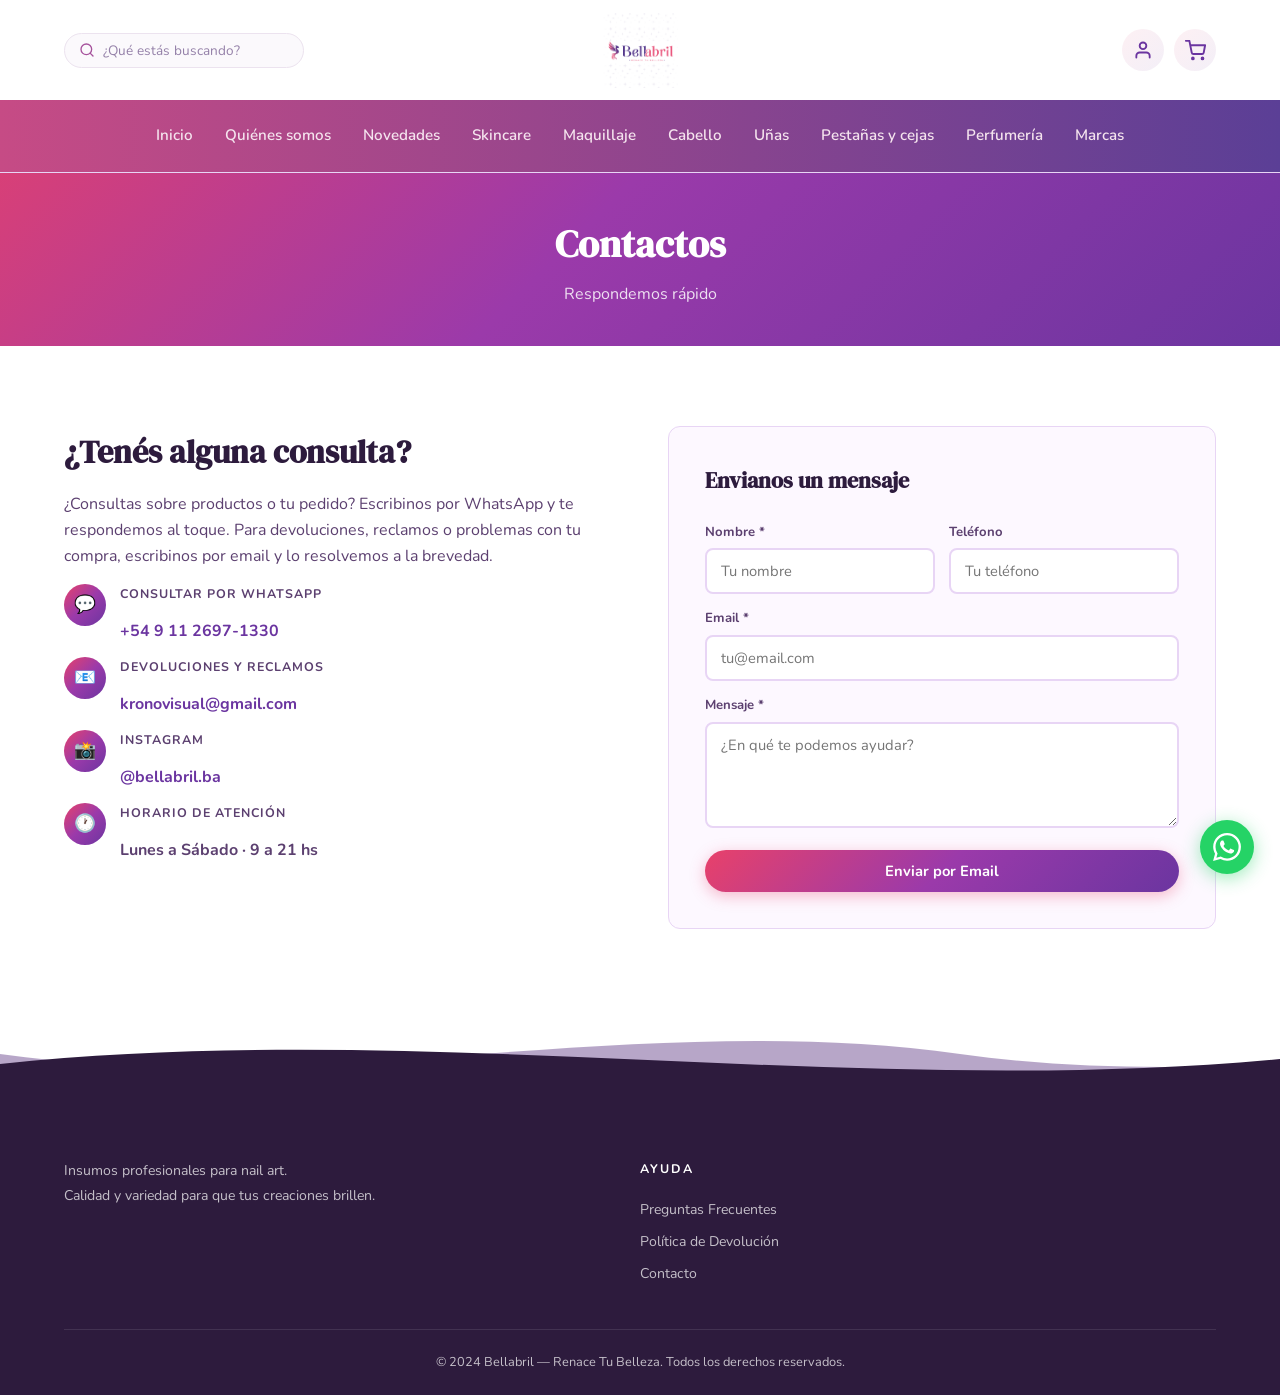
<file: contacto.html>
﻿<!DOCTYPE html>
<html lang="es">
<head>
  <meta charset="UTF-8">
  <meta name="viewport" content="width=device-width, initial-scale=1.0">
  <title>Contacto — Bellabril</title>
  <meta name="description" content="Contactá a Bellabril por WhatsApp, email o Instagram. Respondemos todas tus consultas.">
  <link rel="icon" href="assets/logo-icon.png" type="image/png">
  <link rel="stylesheet" href="css/styles.css">
</head>
<body>

<!-- HEADER -->
<header class="header" id="header">
  <div class="container">
    <div class="header__main">
      <div class="header-search">
        <svg width="16" height="16" viewBox="0 0 24 24" fill="none" stroke="currentColor" stroke-width="2" stroke-linecap="round" stroke-linejoin="round"><circle cx="11" cy="11" r="8"/><line x1="21" y1="21" x2="16.65" y2="16.65"/></svg>
        <input type="search" placeholder="¿Qué estás buscando?" id="searchInput" autocomplete="off">
      </div>
      <a href="index.html" class="logo"><img src="assets/logo.png" alt="Bellabril"></a>
      <div class="header__actions">
        <div id="userBtn"></div>
        <a href="carrito.html" class="cart-btn" aria-label="Carrito">
          <svg width="21" height="21" viewBox="0 0 24 24" fill="none" stroke="currentColor" stroke-width="2.2" stroke-linecap="round" stroke-linejoin="round">
            <circle cx="9" cy="21" r="1"/><circle cx="20" cy="21" r="1"/>
            <path d="M1 1h4l2.68 13.39a2 2 0 0 0 2 1.61h9.72a2 2 0 0 0 2-1.61L23 6H6"/>
          </svg>
          <span class="cart-count" id="cartCount">0</span>
        </a>
        <button class="menu-toggle" id="menuToggle" aria-label="Menú" aria-expanded="false">
          <span></span><span></span><span></span>
        </button>
      </div>
    </div>
  </div>
  <div class="cats-bar">
<div class="cats-bar__inner" id="navItems">
      <a href="index.html"                    class="cat-link">Inicio</a>
      <a href="nosotros.html"                 class="cat-link">Quiénes somos</a>
      <a href="productos.html?cat=novedades"  class="cat-link">Novedades</a>
      <a href="productos.html?cat=skincare"   class="cat-link">Skincare</a>
      <a href="productos.html?cat=maquillaje" class="cat-link">Maquillaje</a>
      <a href="productos.html?cat=cabello"    class="cat-link">Cabello</a>
      <a href="productos.html?cat=unas"       class="cat-link">Uñas</a>
      <a href="productos.html?cat=pestanas"   class="cat-link">Pestañas y cejas</a>
      <a href="productos.html?cat=perfumeria" class="cat-link">Perfumería</a>
      <a href="marcas.html"                   class="cat-link">Marcas</a>
    </div>
  </div>
</header>

<!-- PAGE HEADER -->
<div class="page-header" style="padding-top:calc(var(--header-h) + var(--cats-h) + 40px)">
  <div class="container">
    <h1>Contactos</h1>
    <p>Respondemos rápido</p>
  </div>
</div>

<main class="contact-page">
  <div class="container">
    <div class="contact-layout">

      <!-- INFO -->
      <div class="contact-info reveal">
        <h2>¿Tenés alguna consulta?</h2>
        <p>¿Consultas sobre productos o tu pedido? Escribinos por WhatsApp y te respondemos al toque. Para devoluciones, reclamos o problemas con tu compra, escribinos por email y lo resolvemos a la brevedad.</p>

        <!-- WhatsApp -->
        <div class="contact-item">
          <div class="contact-item__icon">💬</div>
          <div>
            <p class="contact-item__label">Consultar por WhatsApp</p>
            <a href="https://wa.me/5491126971330" target="_blank" rel="noopener" class="contact-item__value" style="color:var(--purple)">
              +54 9 11 2697-1330
            </a>
          </div>
        </div>

        <!-- Email -->
        <div class="contact-item">
          <div class="contact-item__icon">📧</div>
          <div>
            <p class="contact-item__label">Devoluciones y reclamos</p>
            <a href="mailto:kronovisual@gmail.com" class="contact-item__value" style="color:var(--purple)">
              kronovisual@gmail.com
            </a>
          </div>
        </div>

        <!-- Instagram -->
        <div class="contact-item">
          <div class="contact-item__icon">📸</div>
          <div>
            <p class="contact-item__label">Instagram</p>
            <a href="https://www.instagram.com/bellabril.ba" target="_blank" rel="noopener" class="contact-item__value" style="color:var(--purple)">
              @bellabril.ba
            </a>
          </div>
        </div>

        <!-- Horario -->
        <div class="contact-item">
          <div class="contact-item__icon">🕐</div>
          <div>
            <p class="contact-item__label">Horario de atención</p>
            <!-- REVISAR: reemplazá con el horario real -->
            <p class="contact-item__value">Lunes a Sábado · 9 a 21 hs</p>
          </div>
        </div>


      </div>

      <!-- FORMULARIO -->
      <div class="contact-form-card reveal">
        <h3>Envianos un mensaje</h3>
        <form onsubmit="onContactSubmit(event)">
          <div class="form-row">
            <div class="form-group">
              <label class="form-label" for="cNombre">Nombre *</label>
              <input class="form-input" type="text" id="cNombre" required placeholder="Tu nombre">
            </div>
            <div class="form-group">
              <label class="form-label" for="cTel">Teléfono</label>
              <input class="form-input" type="tel" id="cTel" placeholder="Tu teléfono">
            </div>
          </div>
          <div class="form-group">
            <label class="form-label" for="cEmail">Email *</label>
            <input class="form-input" type="email" id="cEmail" required placeholder="tu@email.com">
          </div>
          <div class="form-group">
            <label class="form-label" for="cMensaje">Mensaje *</label>
            <textarea class="form-input" id="cMensaje" rows="4" required placeholder="¿En qué te podemos ayudar?"></textarea>
          </div>
          <button type="submit" class="btn btn-primary btn-full">Enviar por Email</button>
        </form>
      </div>

    </div>
  </div>
</main>

<!-- Onda animada → Footer -->
<div class="wave-anim-wrap" aria-hidden="true">
  <div class="wave-anim-layer wave-anim-layer--back">
    <svg viewBox="0 0 1440 90" xmlns="http://www.w3.org/2000/svg" preserveAspectRatio="none">
      <path d="M0,45 C180,90 360,0 540,45 C720,90 900,0 1080,45 C1260,90 1440,0 1440,45 L1440,90 L0,90 Z" fill="#4E2478"/>
    </svg>
  </div>
  <div class="wave-anim-layer wave-anim-layer--front">
    <svg viewBox="0 0 1440 90" xmlns="http://www.w3.org/2000/svg" preserveAspectRatio="none">
      <path d="M0,55 C240,10 480,90 720,50 C960,10 1200,80 1440,45 L1440,90 L0,90 Z" fill="#2D1B3D"/>
    </svg>
  </div>
</div>
<footer class="footer">
  <div class="container">
    <div class="footer__grid">
      <div>
        <p class="footer__tagline">Insumos profesionales para nail art.<br>Calidad y variedad para que tus creaciones brillen.</p>
      </div>
      <div>
        <p class="footer__title">Ayuda</p>
        <div class="footer__links">
          <a href="preguntas-frecuentes.html" class="footer__link">Preguntas Frecuentes</a>
          <a href="politica-de-devolucion.html" class="footer__link">Política de Devolución</a>
          <a href="contacto.html" class="footer__link">Contacto</a>
        </div>
      </div></div>
    <div class="footer__bottom"><p>© 2024 Bellabril — Renace Tu Belleza. Todos los derechos reservados.</p></div>
  </div>
</footer>

<a href="https://wa.me/5491126971330" class="wa-float" target="_blank" rel="noopener" aria-label="WhatsApp">
  <svg width="28" height="28" viewBox="0 0 24 24" fill="white"><path d="M17.472 14.382c-.297-.149-1.758-.867-2.03-.967-.273-.099-.471-.148-.67.15-.197.297-.767.966-.94 1.164-.173.199-.347.223-.644.075-.297-.15-1.255-.463-2.39-1.475-.883-.788-1.48-1.761-1.653-2.059-.173-.297-.018-.458.13-.606.134-.133.298-.347.446-.52.149-.174.198-.298.298-.497.099-.198.05-.371-.025-.52-.075-.149-.669-1.612-.916-2.207-.242-.579-.487-.5-.669-.51-.173-.008-.371-.01-.57-.01-.198 0-.52.074-.792.372-.272.297-1.04 1.016-1.04 2.479 0 1.462 1.065 2.875 1.213 3.074.149.198 2.096 3.2 5.077 4.487.709.306 1.262.489 1.694.625.712.227 1.36.195 1.871.118.571-.085 1.758-.719 2.006-1.413.248-.694.248-1.289.173-1.413-.074-.124-.272-.198-.57-.347m-5.421 7.403h-.004a9.87 9.87 0 0 1-5.031-1.378l-.361-.214-3.741.982.998-3.648-.235-.374a9.86 9.86 0 0 1-1.51-5.26c.001-5.45 4.436-9.884 9.888-9.884 2.64 0 5.122 1.03 6.988 2.898a9.825 9.825 0 0 1 2.893 6.994c-.003 5.45-4.437 9.884-9.885 9.884m8.413-18.297A11.815 11.815 0 0 0 12.05 0C5.495 0 .16 5.335.157 11.892c0 2.096.547 4.142 1.588 5.945L.057 24l6.305-1.654a11.882 11.882 0 0 0 5.683 1.448h.005c6.554 0 11.89-5.335 11.893-11.893a11.821 11.821 0 0 0-3.48-8.413z"/></svg>
</a>
<div id="toast" class="toast"></div>

<script src="js/auth.js"></script>
<script src="js/cart.js"></script>
<script src="js/main.js"></script>
<script>
function onContactSubmit(e) {
  e.preventDefault();
  const nombre  = document.getElementById('cNombre').value.trim();
  const tel     = document.getElementById('cTel').value.trim();
  const email   = document.getElementById('cEmail').value.trim();
  const mensaje = document.getElementById('cMensaje').value.trim();
  const subject = encodeURIComponent(`Consulta de ${nombre} — Bellabril`);
  const body = encodeURIComponent(
    `Nombre: ${nombre}\nEmail: ${email}` + (tel ? `\nTeléfono: ${tel}` : '') + `\n\n${mensaje}`
  );
  window.location.href = `mailto:kronovisual@gmail.com?subject=${subject}&body=${body}`;
}
</script>
</body>
</html>
</file>
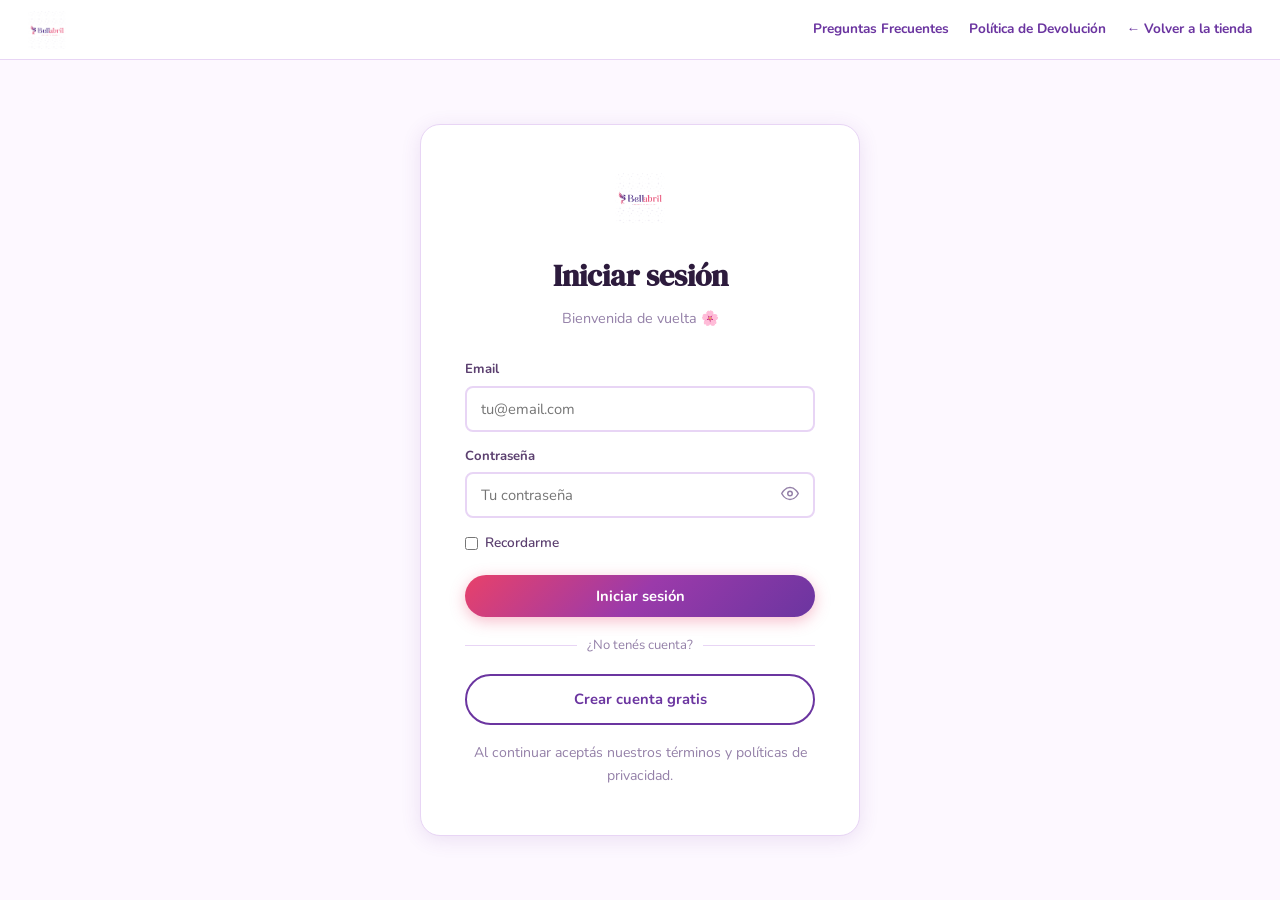
<file: login.html>
﻿<!DOCTYPE html>
<html lang="es">
<head>
  <meta charset="UTF-8">
  <meta name="viewport" content="width=device-width, initial-scale=1.0">
  <title>Iniciar sesión — Bellabril</title>
  <link rel="icon" href="assets/logo-icon.png" type="image/png">
  <link rel="stylesheet" href="css/styles.css">
  <style>
    body { background: var(--bg-light); }
    .top-bar {
      position: fixed; top: 0; left: 0; right: 0; z-index: 100;
      height: 60px; background: white; border-bottom: 1px solid var(--border);
      display: flex; align-items: center; justify-content: space-between; padding: 0 28px;
    }
    .top-bar img { height: 38px; }
    .top-bar a { font-size: 0.85rem; font-weight: 700; color: var(--purple); }
    .top-bar a:hover { color: var(--pink); }
  </style>
</head>
<body>

<div class="top-bar">
  <a href="index.html"><img src="assets/logo.png" alt="Bellabril"></a>
  <div style="display:flex;align-items:center;gap:20px">
    <a href="preguntas-frecuentes.html">Preguntas Frecuentes</a>
    <a href="politica-de-devolucion.html">Política de Devolución</a>
    <a href="index.html">← Volver a la tienda</a>
  </div>
</div>

<main class="auth-page" style="padding-top:100px">
  <div class="auth-card">

    <div class="auth-logo">
      <img src="assets/logo.png" alt="Bellabril">
    </div>

    <h1 class="auth-title">Iniciar sesión</h1>
    <p class="auth-subtitle">Bienvenida de vuelta 🌸</p>

    <div class="alert-error" id="alertError"></div>

    <form id="loginForm" novalidate>

      <div class="form-group">
        <label class="form-label" for="email">Email</label>
        <input class="form-input" type="email" id="email" name="email" required placeholder="tu@email.com" autocomplete="email">
        <p class="field-error" id="emailErr">Ingresá un email válido.</p>
      </div>

      <div class="form-group">
        <label class="form-label" for="password">Contraseña</label>
        <div class="password-wrap">
          <input class="form-input" type="password" id="password" name="password" required placeholder="Tu contraseña" autocomplete="current-password">
          <button type="button" class="toggle-pwd" onclick="togglePwd('password', this)" aria-label="Ver contraseña">
            <svg width="18" height="18" viewBox="0 0 24 24" fill="none" stroke="currentColor" stroke-width="2" stroke-linecap="round" stroke-linejoin="round">
              <path d="M1 12s4-8 11-8 11 8 11 8-4 8-11 8-11-8-11-8z"/><circle cx="12" cy="12" r="3"/>
            </svg>
          </button>
        </div>
        <p class="field-error" id="pwdErr">Ingresá tu contraseña.</p>
      </div>

      <div class="remember-row">
        <label>
          <input type="checkbox" id="remember"> Recordarme
        </label>
      </div>

      <button type="submit" class="btn btn-primary btn-full" id="submitBtn">Iniciar sesión</button>

    </form>

    <div class="auth-divider"><span>¿No tenés cuenta?</span></div>

    <a href="registro.html" class="btn btn-outline btn-full">Crear cuenta gratis</a>

    <p class="auth-footer" style="margin-top:16px">
      Al continuar aceptás nuestros términos y políticas de privacidad.
    </p>

  </div>
</main>

<script src="js/auth.js"></script>
<script>
  // Si ya está logueado, redirigir
  if (Auth.isLoggedIn()) location.href = 'index.html';

  function togglePwd(id, btn) {
    const input = document.getElementById(id);
    input.type = input.type === 'password' ? 'text' : 'password';
  }

  document.getElementById('loginForm').addEventListener('submit', function(e) {
    e.preventDefault();
    const email    = document.getElementById('email').value.trim();
    const password = document.getElementById('password').value;
    const remember = document.getElementById('remember').checked;
    const alertEl  = document.getElementById('alertError');

    // Validación básica
    let valid = true;
    if (!email || !email.includes('@')) {
      document.getElementById('emailErr').classList.add('show'); valid = false;
    } else {
      document.getElementById('emailErr').classList.remove('show');
    }
    if (!password) {
      document.getElementById('pwdErr').classList.add('show'); valid = false;
    } else {
      document.getElementById('pwdErr').classList.remove('show');
    }
    if (!valid) return;

    const btn = document.getElementById('submitBtn');
    btn.textContent = 'Ingresando...';
    btn.disabled = true;

    const result = Auth.login(email, password, remember);

    if (result.ok) {
      // Redirigir al origen o al home
      const redirect = new URLSearchParams(location.search).get('redirect') || 'index.html';
      location.href = redirect;
    } else {
      alertEl.textContent = result.error;
      alertEl.classList.add('show');
      btn.textContent = 'Iniciar sesión';
      btn.disabled = false;
    }
  });

  // Limpiar errores al escribir
  document.getElementById('email').addEventListener('input',    () => document.getElementById('emailErr').classList.remove('show'));
  document.getElementById('password').addEventListener('input', () => document.getElementById('pwdErr').classList.remove('show'));
</script>
</body>
</html>
</file>
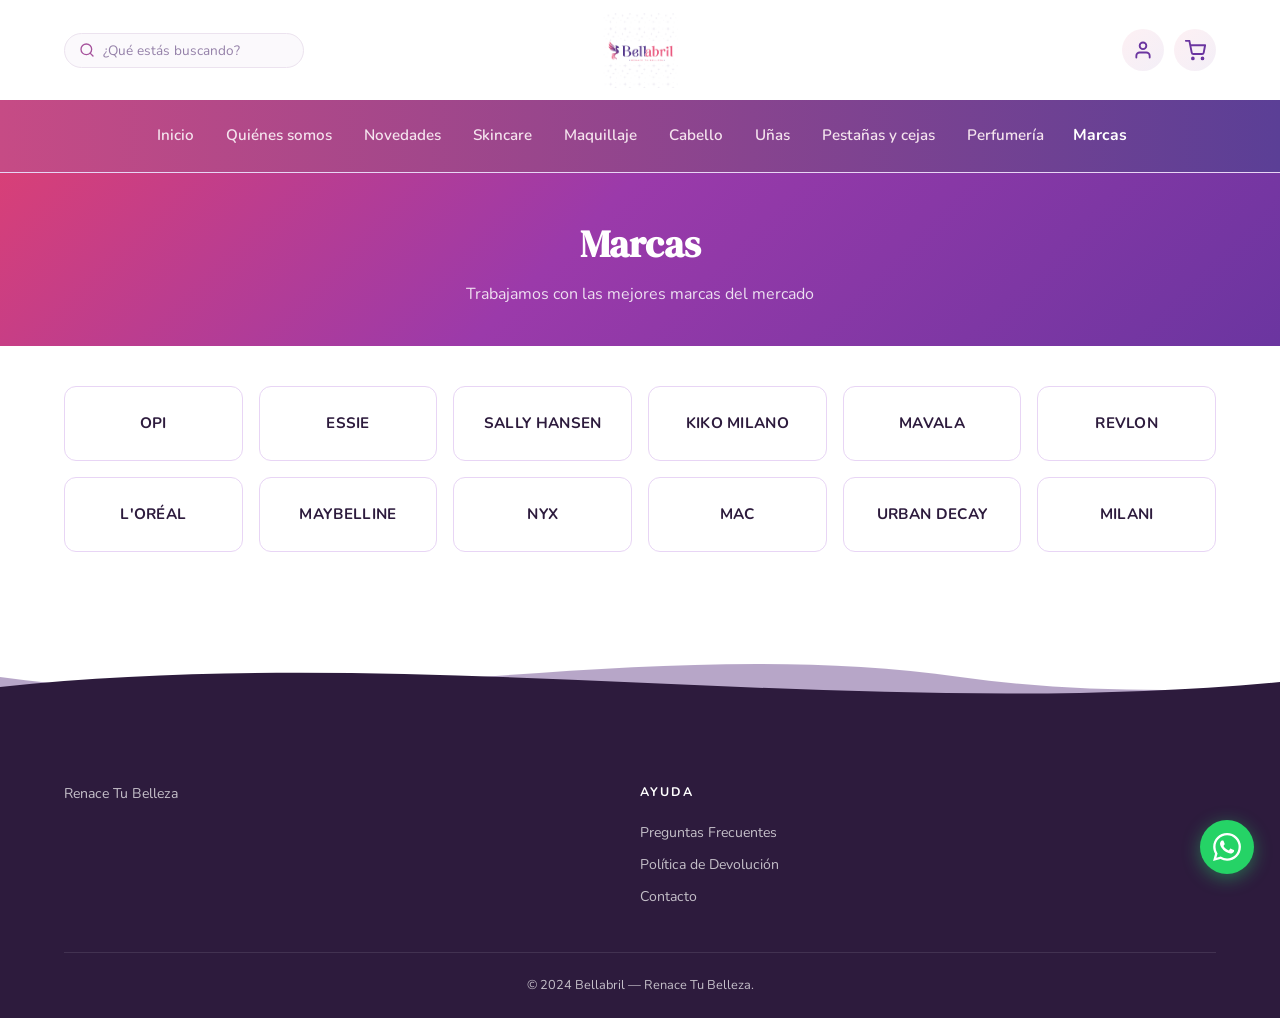
<file: marcas.html>
﻿<!DOCTYPE html>
<html lang="es">
<head>
  <meta charset="UTF-8">
  <meta name="viewport" content="width=device-width, initial-scale=1.0">
  <title>Marcas — Bellabril</title>
  <link rel="icon" href="assets/logo-icon.png" type="image/png">
  <link rel="stylesheet" href="css/styles.css">
  <style>
    .marcas-grid {
      display: grid;
      grid-template-columns: repeat(auto-fill, minmax(160px, 1fr));
      gap: 16px;
      padding: 40px 0 80px;
    }
    .marca-card {
      background: var(--bg);
      border: 1.5px solid var(--border);
      border-radius: var(--radius);
      padding: 24px 16px;
      text-align: center;
      font-weight: 700;
      font-size: 0.95rem;
      color: var(--text);
      letter-spacing: 0.02em;
      text-transform: uppercase;
      transition: border-color var(--transition), box-shadow var(--transition), transform var(--transition);
      cursor: default;
    }
    .marca-card:hover {
      border-color: var(--purple);
      box-shadow: 0 4px 18px rgba(107,53,160,0.12);
      transform: translateY(-2px);
      color: var(--purple);
    }
  </style>
</head>
<body>

<!-- HEADER -->
<header class="header" id="header">
  <div class="container">
    <div class="header__main">
      <div class="header-search">
        <svg width="16" height="16" viewBox="0 0 24 24" fill="none" stroke="currentColor" stroke-width="2" stroke-linecap="round" stroke-linejoin="round"><circle cx="11" cy="11" r="8"/><line x1="21" y1="21" x2="16.65" y2="16.65"/></svg>
        <input type="search" placeholder="¿Qué estás buscando?" id="searchInput" autocomplete="off">
      </div>
      <a href="index.html" class="logo"><img src="assets/logo.png" alt="Bellabril"></a>
      <div class="header__actions">
        <div id="userBtn"></div>
        <a href="carrito.html" class="cart-btn" aria-label="Ver carrito">
          <svg width="21" height="21" viewBox="0 0 24 24" fill="none" stroke="currentColor" stroke-width="2.2" stroke-linecap="round" stroke-linejoin="round">
            <circle cx="9" cy="21" r="1"/><circle cx="20" cy="21" r="1"/>
            <path d="M1 1h4l2.68 13.39a2 2 0 0 0 2 1.61h9.72a2 2 0 0 0 2-1.61L23 6H6"/>
          </svg>
          <span class="cart-count" id="cartCount">0</span>
        </a>
        <button class="menu-toggle" id="menuToggle" aria-label="Menú" aria-expanded="false">
          <span></span><span></span><span></span>
        </button>
      </div>
    </div>
  </div>
  <div class="cats-bar">
<div class="cats-bar__inner" id="navItems">
      <a href="index.html"                    class="cat-link">Inicio</a>
      <a href="nosotros.html"                 class="cat-link">Quiénes somos</a>
      <a href="productos.html?cat=novedades"  class="cat-link">Novedades</a>
      <a href="productos.html?cat=skincare"   class="cat-link">Skincare</a>
      <a href="productos.html?cat=maquillaje" class="cat-link">Maquillaje</a>
      <a href="productos.html?cat=cabello"    class="cat-link">Cabello</a>
      <a href="productos.html?cat=unas"       class="cat-link">Uñas</a>
      <a href="productos.html?cat=pestanas"   class="cat-link">Pestañas y cejas</a>
      <a href="productos.html?cat=perfumeria" class="cat-link">Perfumería</a>
      <a href="marcas.html"                   class="cat-link active">Marcas</a>
    </div>
  </div>
</header>

<div class="page-header" style="padding-top:calc(var(--header-h) + var(--cats-h) + 40px)">
  <div class="container">
    <h1 class="page-header__title">Marcas</h1>
    <p class="page-header__sub">Trabajamos con las mejores marcas del mercado</p>
  </div>
</div>

<div class="container">
  <div class="marcas-grid" id="marcasGrid">
    <!-- REEMPLAZAR con las marcas reales — agregar o quitar .marca-card según necesites -->
    <div class="marca-card">OPI</div>
    <div class="marca-card">Essie</div>
    <div class="marca-card">Sally Hansen</div>
    <div class="marca-card">Kiko Milano</div>
    <div class="marca-card">Mavala</div>
    <div class="marca-card">Revlon</div>
    <div class="marca-card">L'Oréal</div>
    <div class="marca-card">Maybelline</div>
    <div class="marca-card">NYX</div>
    <div class="marca-card">MAC</div>
    <div class="marca-card">Urban Decay</div>
    <div class="marca-card">Milani</div>
  </div>
</div>

<!-- Onda animada → Footer -->
<div class="wave-anim-wrap" aria-hidden="true">
  <div class="wave-anim-layer wave-anim-layer--back">
    <svg viewBox="0 0 1440 90" xmlns="http://www.w3.org/2000/svg" preserveAspectRatio="none">
      <path d="M0,45 C180,90 360,0 540,45 C720,90 900,0 1080,45 C1260,90 1440,0 1440,45 L1440,90 L0,90 Z" fill="#4E2478"/>
    </svg>
  </div>
  <div class="wave-anim-layer wave-anim-layer--front">
    <svg viewBox="0 0 1440 90" xmlns="http://www.w3.org/2000/svg" preserveAspectRatio="none">
      <path d="M0,55 C240,10 480,90 720,50 C960,10 1200,80 1440,45 L1440,90 L0,90 Z" fill="#2D1B3D"/>
    </svg>
  </div>
</div>
<!-- FOOTER -->

<footer class="footer">
  <div class="container">
    <div class="footer__grid">
      <div>
        <p class="footer__tagline">Renace Tu Belleza</p>
      </div>
      <div>
        <p class="footer__title">Ayuda</p>
        <div class="footer__links">
          <a href="preguntas-frecuentes.html" class="footer__link">Preguntas Frecuentes</a>
          <a href="politica-de-devolucion.html" class="footer__link">Política de Devolución</a>
          <a href="contacto.html" class="footer__link">Contacto</a>
        </div>
      </div></div>
    <div class="footer__bottom"><p>© 2024 Bellabril — Renace Tu Belleza.</p></div>
  </div>
</footer>

<a href="https://wa.me/5491126971330" class="wa-float" target="_blank" rel="noopener" aria-label="WhatsApp">
  <svg width="28" height="28" viewBox="0 0 24 24" fill="white"><path d="M17.472 14.382c-.297-.149-1.758-.867-2.03-.967-.273-.099-.471-.148-.67.15-.197.297-.767.966-.94 1.164-.173.199-.347.223-.644.075-.297-.15-1.255-.463-2.39-1.475-.883-.788-1.48-1.761-1.653-2.059-.173-.297-.018-.458.13-.606.134-.133.298-.347.446-.52.149-.174.198-.298.298-.497.099-.198.05-.371-.025-.52-.075-.149-.669-1.612-.916-2.207-.242-.579-.487-.5-.669-.51-.173-.008-.371-.01-.57-.01-.198 0-.52.074-.792.372-.272.297-1.04 1.016-1.04 2.479 0 1.462 1.065 2.875 1.213 3.074.149.198 2.096 3.2 5.077 4.487.709.306 1.262.489 1.694.625.712.227 1.36.195 1.871.118.571-.085 1.758-.719 2.006-1.413.248-.694.248-1.289.173-1.413-.074-.124-.272-.198-.57-.347m-5.421 7.403h-.004a9.87 9.87 0 0 1-5.031-1.378l-.361-.214-3.741.982.998-3.648-.235-.374a9.86 9.86 0 0 1-1.51-5.26c.001-5.45 4.436-9.884 9.888-9.884 2.64 0 5.122 1.03 6.988 2.898a9.825 9.825 0 0 1 2.893 6.994c-.003 5.45-4.437 9.884-9.885 9.884m8.413-18.297A11.815 11.815 0 0 0 12.05 0C5.495 0 .16 5.335.157 11.892c0 2.096.547 4.142 1.588 5.945L.057 24l6.305-1.654a11.882 11.882 0 0 0 5.683 1.448h.005c6.554 0 11.89-5.335 11.893-11.893a11.821 11.821 0 0 0-3.48-8.413z"/></svg>
</a>
<div id="toast" class="toast"></div>

<script src="js/auth.js"></script>
<script src="js/cart.js"></script>
<script src="js/main.js"></script>
</body>
</html>
</file>
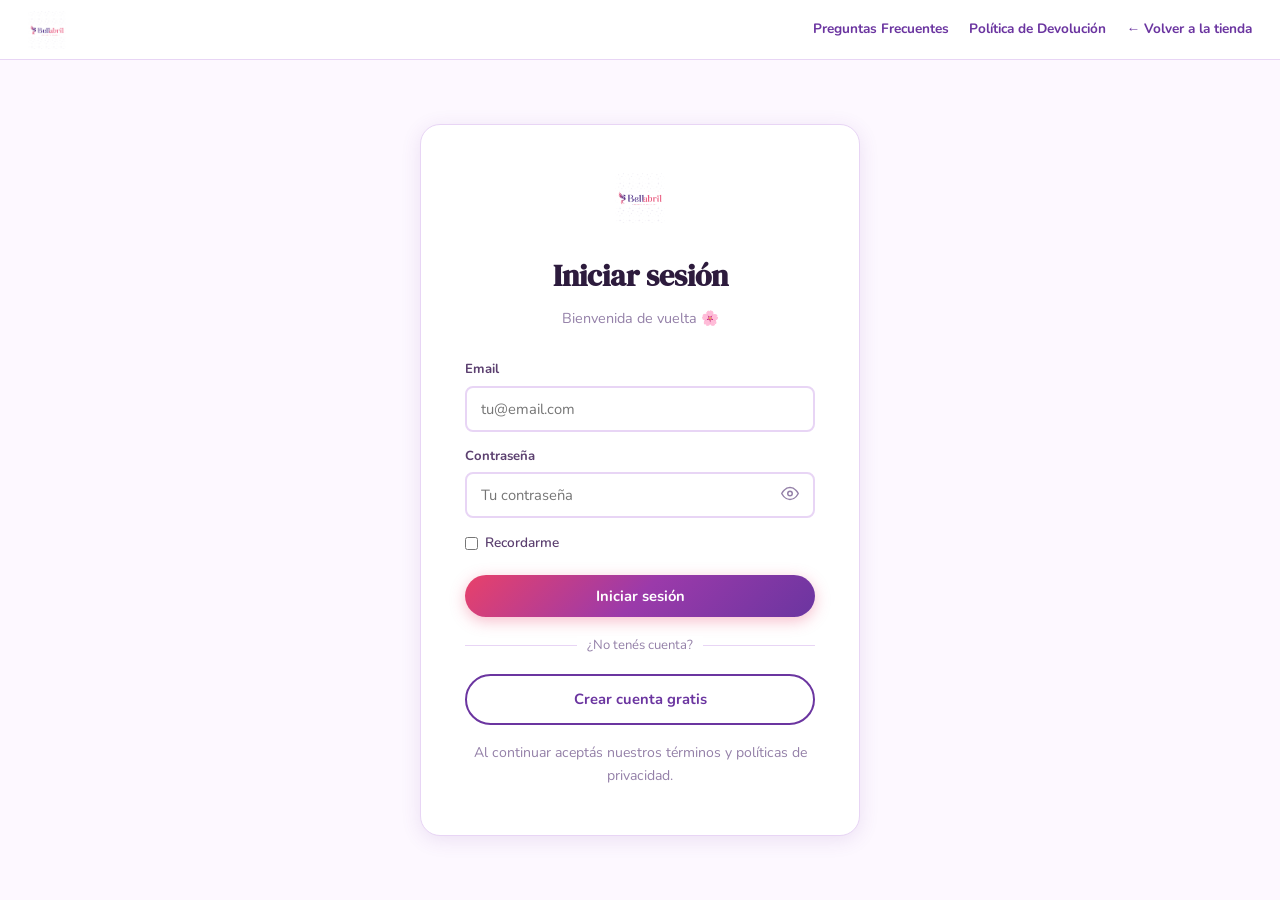
<file: mi-cuenta.html>
﻿<!DOCTYPE html>
<html lang="es">
<head>
  <meta charset="UTF-8">
  <meta name="viewport" content="width=device-width, initial-scale=1.0">
  <title>Mi cuenta — Bellabril</title>
  <link rel="icon" href="assets/logo-icon.png" type="image/png">
  <link rel="stylesheet" href="css/styles.css">
</head>
<body>

<!-- HEADER -->
<header class="header" id="header">
  <div class="container">
    <div class="header__main">
      <div class="header-search">
        <svg width="16" height="16" viewBox="0 0 24 24" fill="none" stroke="currentColor" stroke-width="2" stroke-linecap="round" stroke-linejoin="round"><circle cx="11" cy="11" r="8"/><line x1="21" y1="21" x2="16.65" y2="16.65"/></svg>
        <input type="search" placeholder="¿Qué estás buscando?" id="searchInput" autocomplete="off">
      </div>
      <a href="index.html" class="logo"><img src="assets/logo.png" alt="Bellabril"></a>
      <div class="header__actions">
        <div id="userBtn"></div>
        <a href="carrito.html" class="cart-btn" aria-label="Carrito">
          <svg width="21" height="21" viewBox="0 0 24 24" fill="none" stroke="currentColor" stroke-width="2.2" stroke-linecap="round" stroke-linejoin="round">
            <circle cx="9" cy="21" r="1"/><circle cx="20" cy="21" r="1"/>
            <path d="M1 1h4l2.68 13.39a2 2 0 0 0 2 1.61h9.72a2 2 0 0 0 2-1.61L23 6H6"/>
          </svg>
          <span class="cart-count" id="cartCount">0</span>
        </a>
        <button class="menu-toggle" id="menuToggle" aria-label="Menú" aria-expanded="false">
          <span></span><span></span><span></span>
        </button>
      </div>
    </div>
  </div>
  <div class="cats-bar">
<div class="cats-bar__inner" id="navItems">
      <a href="index.html"                    class="cat-link">Inicio</a>
      <a href="nosotros.html"                 class="cat-link">Quiénes somos</a>
      <a href="productos.html?cat=novedades"  class="cat-link">Novedades</a>
      <a href="productos.html?cat=skincare"   class="cat-link">Skincare</a>
      <a href="productos.html?cat=maquillaje" class="cat-link">Maquillaje</a>
      <a href="productos.html?cat=cabello"    class="cat-link">Cabello</a>
      <a href="productos.html?cat=unas"       class="cat-link">Uñas</a>
      <a href="productos.html?cat=pestanas"   class="cat-link">Pestañas y cejas</a>
      <a href="productos.html?cat=perfumeria" class="cat-link">Perfumería</a>
      <a href="marcas.html"                   class="cat-link">Marcas</a>
    </div>
  </div>
</header>

<div style="height:calc(var(--header-h) + var(--cats-h))"></div>

<div class="container">
  <div class="mi-cuenta-layout">

    <!-- SIDEBAR -->
    <aside class="cuenta-sidebar">
      <div class="cuenta-avatar">
        <div class="cuenta-avatar__icon">👤</div>
        <p class="cuenta-avatar__name" id="sidebarName">Cargando...</p>
        <p class="cuenta-avatar__email" id="sidebarEmail"></p>
      </div>
      <nav class="cuenta-nav">
        <a href="#datos" class="active" onclick="showPanel('datos', this)">
          <svg width="16" height="16" viewBox="0 0 24 24" fill="none" stroke="currentColor" stroke-width="2" stroke-linecap="round" stroke-linejoin="round"><path d="M20 21v-2a4 4 0 0 0-4-4H8a4 4 0 0 0-4 4v2"/><circle cx="12" cy="7" r="4"/></svg>
          Mis datos
        </a>
        <a href="#pedidos" onclick="showPanel('pedidos', this)">
          <svg width="16" height="16" viewBox="0 0 24 24" fill="none" stroke="currentColor" stroke-width="2" stroke-linecap="round" stroke-linejoin="round"><path d="M6 2L3 6v14a2 2 0 0 0 2 2h14a2 2 0 0 0 2-2V6l-3-4z"/><line x1="3" y1="6" x2="21" y2="6"/><path d="M16 10a4 4 0 0 1-8 0"/></svg>
          Mis pedidos
        </a>
        <a href="#password" onclick="showPanel('password', this)">
          <svg width="16" height="16" viewBox="0 0 24 24" fill="none" stroke="currentColor" stroke-width="2" stroke-linecap="round" stroke-linejoin="round"><rect x="3" y="11" width="18" height="11" rx="2" ry="2"/><path d="M7 11V7a5 5 0 0 1 10 0v4"/></svg>
          Cambiar contraseña
        </a>
        <div class="udivider"></div>
        <a href="#" onclick="cerrarSesion(event)" style="color:#e53e3e">
          <svg width="16" height="16" viewBox="0 0 24 24" fill="none" stroke="currentColor" stroke-width="2" stroke-linecap="round" stroke-linejoin="round"><path d="M9 21H5a2 2 0 0 1-2-2V5a2 2 0 0 1 2-2h4"/><polyline points="16 17 21 12 16 7"/><line x1="21" y1="12" x2="9" y2="12"/></svg>
          Cerrar sesión
        </a>
      </nav>
    </aside>

    <!-- PANEL: DATOS -->
    <div id="panel-datos" class="cuenta-panel">
      <h2 class="cuenta-panel__title">Mis datos</h2>
      <div class="alert-success" id="datosOk" style="display:none;margin-bottom:16px"></div>
      <form id="datosForm">
        <div class="form-row">
          <div class="form-group">
            <label class="form-label">Nombre completo</label>
            <input class="form-input" type="text" id="dNombre" required>
          </div>
          <div class="form-group">
            <label class="form-label">Teléfono / WhatsApp</label>
            <input class="form-input" type="tel" id="dTelefono">
          </div>
        </div>
        <div class="form-group">
          <label class="form-label">Email</label>
          <input class="form-input" type="email" id="dEmail" disabled style="opacity:0.6;cursor:not-allowed">
          <p style="font-size:0.75rem;color:var(--text-light);margin-top:4px">El email no se puede modificar.</p>
        </div>
        <button type="submit" class="btn btn-primary">Guardar cambios</button>
      </form>
    </div>

    <!-- PANEL: PEDIDOS -->
    <div id="panel-pedidos" class="cuenta-panel" style="display:none">
      <h2 class="cuenta-panel__title">Mis pedidos</h2>
      <div id="ordersList"></div>
    </div>

    <!-- PANEL: PASSWORD -->
    <div id="panel-password" class="cuenta-panel" style="display:none">
      <h2 class="cuenta-panel__title">Cambiar contraseña</h2>
      <div class="alert-error"   id="pwdError"   style="display:none;margin-bottom:16px"></div>
      <div class="alert-success" id="pwdOk"      style="display:none;margin-bottom:16px"></div>
      <form id="pwdForm" style="max-width:380px">
        <div class="form-group">
          <label class="form-label">Nueva contraseña</label>
          <div class="password-wrap">
            <input class="form-input" type="password" id="newPwd" placeholder="Mínimo 6 caracteres">
            <button type="button" class="toggle-pwd" onclick="togglePwd('newPwd')" aria-label="Ver">
              <svg width="17" height="17" viewBox="0 0 24 24" fill="none" stroke="currentColor" stroke-width="2" stroke-linecap="round" stroke-linejoin="round"><path d="M1 12s4-8 11-8 11 8 11 8-4 8-11 8-11-8-11-8z"/><circle cx="12" cy="12" r="3"/></svg>
            </button>
          </div>
        </div>
        <div class="form-group">
          <label class="form-label">Repetir nueva contraseña</label>
          <input class="form-input" type="password" id="confirmPwd" placeholder="Repetí la contraseña">
        </div>
        <button type="submit" class="btn btn-primary">Actualizar contraseña</button>
      </form>
    </div>

  </div>
</div>

<!-- FOOTER simple -->
<!-- Onda animada → Footer -->
<div class="wave-anim-wrap" aria-hidden="true">
  <div class="wave-anim-layer wave-anim-layer--back">
    <svg viewBox="0 0 1440 90" xmlns="http://www.w3.org/2000/svg" preserveAspectRatio="none">
      <path d="M0,45 C180,90 360,0 540,45 C720,90 900,0 1080,45 C1260,90 1440,0 1440,45 L1440,90 L0,90 Z" fill="#4E2478"/>
    </svg>
  </div>
  <div class="wave-anim-layer wave-anim-layer--front">
    <svg viewBox="0 0 1440 90" xmlns="http://www.w3.org/2000/svg" preserveAspectRatio="none">
      <path d="M0,55 C240,10 480,90 720,50 C960,10 1200,80 1440,45 L1440,90 L0,90 Z" fill="#2D1B3D"/>
    </svg>
  </div>
</div>
<footer class="footer">
  <div class="container">
    <div class="footer__links" style="flex-direction:row;justify-content:center;gap:26px;margin-bottom:22px">
      <a href="preguntas-frecuentes.html" class="footer__link">Preguntas Frecuentes</a>
      <a href="politica-de-devolucion.html" class="footer__link">Política de Devolución</a>
      <a href="contacto.html" class="footer__link">Contacto</a>
    </div>
    <div class="footer__bottom"><p>© 2024 Bellabril — Renace Tu Belleza.</p></div>
  </div>
</footer>

<a href="https://wa.me/5491126971330" class="wa-float" target="_blank" rel="noopener" aria-label="WhatsApp">
  <svg width="28" height="28" viewBox="0 0 24 24" fill="white"><path d="M17.472 14.382c-.297-.149-1.758-.867-2.03-.967-.273-.099-.471-.148-.67.15-.197.297-.767.966-.94 1.164-.173.199-.347.223-.644.075-.297-.15-1.255-.463-2.39-1.475-.883-.788-1.48-1.761-1.653-2.059-.173-.297-.018-.458.13-.606.134-.133.298-.347.446-.52.149-.174.198-.298.298-.497.099-.198.05-.371-.025-.52-.075-.149-.669-1.612-.916-2.207-.242-.579-.487-.5-.669-.51-.173-.008-.371-.01-.57-.01-.198 0-.52.074-.792.372-.272.297-1.04 1.016-1.04 2.479 0 1.462 1.065 2.875 1.213 3.074.149.198 2.096 3.2 5.077 4.487.709.306 1.262.489 1.694.625.712.227 1.36.195 1.871.118.571-.085 1.758-.719 2.006-1.413.248-.694.248-1.289.173-1.413-.074-.124-.272-.198-.57-.347m-5.421 7.403h-.004a9.87 9.87 0 0 1-5.031-1.378l-.361-.214-3.741.982.998-3.648-.235-.374a9.86 9.86 0 0 1-1.51-5.26c.001-5.45 4.436-9.884 9.888-9.884 2.64 0 5.122 1.03 6.988 2.898a9.825 9.825 0 0 1 2.893 6.994c-.003 5.45-4.437 9.884-9.885 9.884m8.413-18.297A11.815 11.815 0 0 0 12.05 0C5.495 0 .16 5.335.157 11.892c0 2.096.547 4.142 1.588 5.945L.057 24l6.305-1.654a11.882 11.882 0 0 0 5.683 1.448h.005c6.554 0 11.89-5.335 11.893-11.893a11.821 11.821 0 0 0-3.48-8.413z"/></svg>
</a>
<div id="toast" class="toast"></div>

<script src="js/auth.js"></script>
<script src="js/cart.js"></script>
<script src="js/main.js"></script>
<script>
  // Redirigir si no está logueado
  if (!Auth.isLoggedIn()) location.href = 'login.html?redirect=mi-cuenta.html';

  const session = Auth.getSession();

  // Llenar sidebar y formulario
  document.getElementById('sidebarName').textContent  = session.nombre;
  document.getElementById('sidebarEmail').textContent = session.email;
  document.getElementById('dNombre').value            = session.nombre;
  document.getElementById('dTelefono').value          = session.telefono || '';
  document.getElementById('dEmail').value             = session.email;

  // Abrir panel por hash en URL
  const hash = location.hash.replace('#','');
  if (hash === 'pedidos' || hash === 'password') {
    showPanel(hash, document.querySelector(`.cuenta-nav a[href="#${hash}"]`));
  }

  function showPanel(id, el) {
    ['datos','pedidos','password'].forEach(p => {
      document.getElementById('panel-'+p).style.display = p === id ? 'block' : 'none';
    });
    document.querySelectorAll('.cuenta-nav a').forEach(a => a.classList.remove('active'));
    if (el) el.classList.add('active');
    if (id === 'pedidos') renderOrders();
    history.replaceState(null,'','#'+id);
    return false;
  }

  // Render pedidos
  function renderOrders() {
    const orders = Auth.getOrders();
    const el     = document.getElementById('ordersList');
    if (!orders.length) {
      el.innerHTML = `<div class="no-orders">
        <svg viewBox="0 0 24 24" fill="none" stroke="currentColor" stroke-width="1.5">
          <path d="M6 2L3 6v14a2 2 0 0 0 2 2h14a2 2 0 0 0 2-2V6l-3-4z"/><line x1="3" y1="6" x2="21" y2="6"/><path d="M16 10a4 4 0 0 1-8 0"/>
        </svg>
        <p style="font-weight:700;margin-bottom:6px">Todavía no hiciste pedidos</p>
        <a href="productos.html" class="btn btn-primary btn-sm" style="margin-top:8px">Ver productos</a>
      </div>`;
      return;
    }
    el.innerHTML = orders.map(o => {
      const fecha = new Date(o.fecha).toLocaleDateString('es-AR', { day:'2-digit', month:'long', year:'numeric' });
      const statusClass = o.estado === 'Confirmado' ? 'status-confirmado' : 'status-pendiente';
      const items = (o.items || []).map(i => `<p style="font-size:0.85rem;color:var(--text-medium)">• ${i.nombre} x${i.qty}</p>`).join('');
      return `
        <div class="order-card">
          <div class="order-card__header">
            <span class="order-card__id">#${String(o.id).slice(-6)}</span>
            <span class="order-card__date">${fecha}</span>
            <span class="order-card__status ${statusClass}">${o.estado}</span>
          </div>
          <div class="order-card__body">
            ${items}
            <p class="order-card__total" style="margin-top:10px">${Cart.formatPrice(o.total)}</p>
          </div>
        </div>`;
    }).join('');
  }

  // Guardar datos
  document.getElementById('datosForm').addEventListener('submit', function(e) {
    e.preventDefault();
    Auth.updateProfile({ nombre: document.getElementById('dNombre').value.trim(), telefono: document.getElementById('dTelefono').value.trim() });
    const ok = document.getElementById('datosOk');
    ok.textContent = '✓ Datos actualizados correctamente.';
    ok.classList.add('show');
    ok.style.display = 'block';
    document.getElementById('sidebarName').textContent = document.getElementById('dNombre').value.trim();
    setTimeout(() => { ok.classList.remove('show'); ok.style.display = 'none'; }, 3000);
  });

  // Cambiar contraseña
  document.getElementById('pwdForm').addEventListener('submit', function(e) {
    e.preventDefault();
    const newPwd     = document.getElementById('newPwd').value;
    const confirmPwd = document.getElementById('confirmPwd').value;
    const errEl = document.getElementById('pwdError');
    const okEl  = document.getElementById('pwdOk');
    errEl.style.display = 'none';
    okEl.style.display  = 'none';
    if (newPwd.length < 6) { errEl.textContent='La contraseña debe tener al menos 6 caracteres.'; errEl.style.display='block'; return; }
    if (newPwd !== confirmPwd) { errEl.textContent='Las contraseñas no coinciden.'; errEl.style.display='block'; return; }
    Auth.updateProfile({ password: newPwd });
    okEl.textContent = '✓ Contraseña actualizada correctamente.';
    okEl.style.display = 'block';
    document.getElementById('pwdForm').reset();
    setTimeout(() => okEl.style.display = 'none', 3000);
  });

  function cerrarSesion(e) {
    e.preventDefault();
    Auth.logout();
    location.href = 'index.html';
  }

  function togglePwd(id) {
    const input = document.getElementById(id);
    input.type = input.type === 'password' ? 'text' : 'password';
  }
</script>
</body>
</html>
</file>
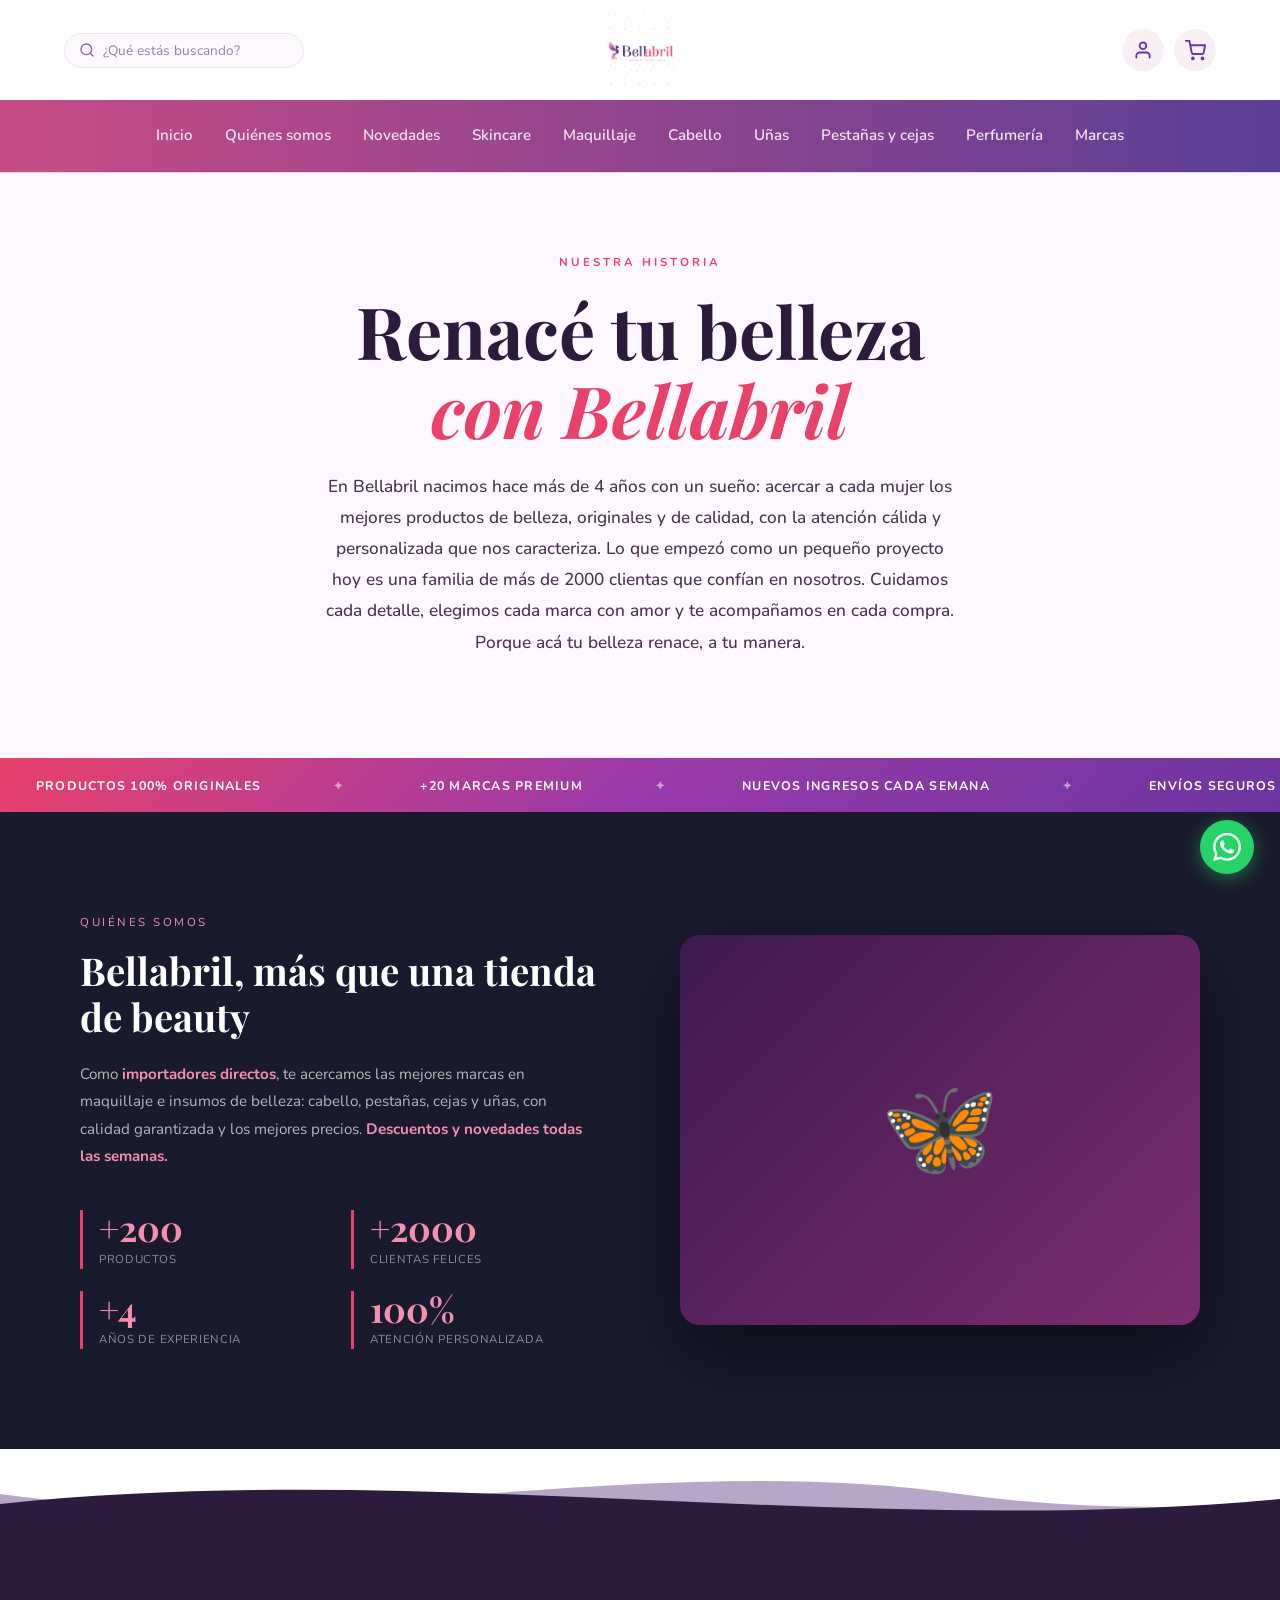
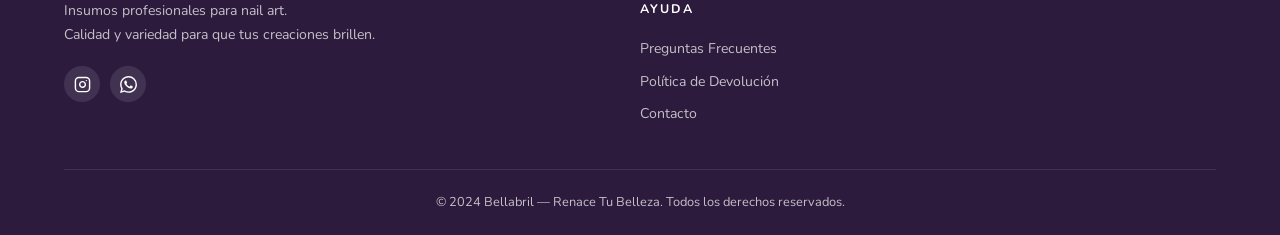
<file: nosotros.html>
﻿<!DOCTYPE html>
<html lang="es">
<head>
  <meta charset="UTF-8">
  <meta name="viewport" content="width=device-width, initial-scale=1.0">
  <title>Nosotros — Bellabril</title>
  <meta name="description" content="Conocé la historia de Bellabril. Insumos profesionales para nail art con amor y dedicación.">
  <link rel="icon" href="assets/logo-icon.png" type="image/png">
  <link rel="stylesheet" href="css/styles.css">
</head>
<body>

<!-- HEADER -->
<header class="header" id="header">
  <div class="container">
    <div class="header__main">
      <div class="header-search">
        <svg width="16" height="16" viewBox="0 0 24 24" fill="none" stroke="currentColor" stroke-width="2" stroke-linecap="round" stroke-linejoin="round"><circle cx="11" cy="11" r="8"/><line x1="21" y1="21" x2="16.65" y2="16.65"/></svg>
        <input type="search" placeholder="¿Qué estás buscando?" id="searchInput" autocomplete="off">
      </div>
      <a href="index.html" class="logo"><img src="assets/logo.png" alt="Bellabril"></a>
      <div class="header__actions">
        <div id="userBtn"></div>
        <a href="carrito.html" class="cart-btn" aria-label="Carrito">
          <svg width="21" height="21" viewBox="0 0 24 24" fill="none" stroke="currentColor" stroke-width="2.2" stroke-linecap="round" stroke-linejoin="round">
            <circle cx="9" cy="21" r="1"/><circle cx="20" cy="21" r="1"/>
            <path d="M1 1h4l2.68 13.39a2 2 0 0 0 2 1.61h9.72a2 2 0 0 0 2-1.61L23 6H6"/>
          </svg>
          <span class="cart-count" id="cartCount">0</span>
        </a>
        <button class="menu-toggle" id="menuToggle" aria-label="Menú" aria-expanded="false">
          <span></span><span></span><span></span>
        </button>
      </div>
    </div>
  </div>
  <div class="cats-bar">
<div class="cats-bar__inner" id="navItems">
      <a href="index.html"                    class="cat-link">Inicio</a>
      <a href="nosotros.html"                 class="cat-link">Quiénes somos</a>
      <a href="productos.html?cat=novedades"  class="cat-link">Novedades</a>
      <a href="productos.html?cat=skincare"   class="cat-link">Skincare</a>
      <a href="productos.html?cat=maquillaje" class="cat-link">Maquillaje</a>
      <a href="productos.html?cat=cabello"    class="cat-link">Cabello</a>
      <a href="productos.html?cat=unas"       class="cat-link">Uñas</a>
      <a href="productos.html?cat=pestanas"   class="cat-link">Pestañas y cejas</a>
      <a href="productos.html?cat=perfumeria" class="cat-link">Perfumería</a>
      <a href="marcas.html"                   class="cat-link">Marcas</a>
    </div>
  </div>
</header>

<style>
  @import url('https://fonts.googleapis.com/css2?family=Playfair+Display:ital,wght@0,400;0,700;1,400&display=swap');

  /* HERO */
  .nos-hero-new {
    padding-top: calc(var(--header-h) + var(--cats-h) + 80px);
    padding-bottom: 100px;
    text-align: center;
    background: var(--bg-light);
  }
  .nos-hero-new .eyebrow {
    font-size: 0.72rem; letter-spacing: 0.26em; text-transform: uppercase;
    color: var(--pink); font-weight: 700; margin-bottom: 18px;
  }
  .nos-hero-new h1 {
    font-family: 'Playfair Display', serif;
    font-size: clamp(2.4rem, 6vw, 4.5rem); font-weight: 700; line-height: 1.1;
    color: var(--text); margin-bottom: 22px;
  }
  .nos-hero-new h1 em { font-style: italic; color: var(--pink); }
  .nos-hero-new p {
    font-size: 1.05rem; color: var(--text-light); max-width: 520px;
    margin: 0 auto; line-height: 1.8;
  }

  /* TICKER */
  .ticker-wrap {
    background: var(--gradient); overflow: hidden; white-space: nowrap; padding: 14px 0;
  }
  .ticker-inner { display: inline-block; animation: ticker 30s linear infinite; }
  .ticker-inner span {
    display: inline-block; font-size: 0.78rem; font-weight: 700;
    letter-spacing: 0.1em; text-transform: uppercase; color: white; padding: 0 36px;
  }
  .ticker-dot { opacity: 0.5; }
  @keyframes ticker { 0%{transform:translateX(0)} 100%{transform:translateX(-50%)} }

  /* DARK SECTION */
  .nos-dark {
    background: #1a1a2e; color: white;
    display: grid; grid-template-columns: 1fr 1fr; gap: 80px; align-items: center;
    padding: 100px 80px;
  }
  .nos-dark .eyebrow { font-size: 0.72rem; letter-spacing: 0.22em; text-transform: uppercase; color: #f48fb1; margin-bottom: 14px; }
  .nos-dark h2 { font-family: 'Playfair Display', serif; font-size: clamp(1.8rem, 3vw, 2.6rem); font-weight: 700; line-height: 1.2; margin-bottom: 22px; }
  .nos-dark p { color: rgba(255,255,255,0.68); line-height: 1.8; margin-bottom: 16px; font-size: 0.95rem; }
  .nos-stats { display: grid; grid-template-columns: 1fr 1fr; gap: 22px; margin-top: 40px; }
  .nos-stat { border-left: 3px solid var(--pink); padding-left: 16px; }
  .nos-stat__num { font-family: 'Playfair Display', serif; font-size: 2.2rem; font-weight: 700; color: #f48fb1; line-height: 1; }
  .nos-stat__label { font-size: 0.72rem; color: rgba(255,255,255,0.5); margin-top: 4px; text-transform: uppercase; letter-spacing: 0.06em; }
  .nos-dark-img {
    width: 100%; border-radius: 20px; aspect-ratio: 4/3;
    object-fit: cover; box-shadow: 0 28px 80px rgba(0,0,0,0.5);
    background: linear-gradient(135deg, #3d1a4e, #7b2d6e);
    display: flex; align-items: center; justify-content: center; font-size: 6rem;
  }

  /* VALORES */
  .nos-valores { padding: 100px 0; background: white; }
  .nos-valores .eyebrow { font-size: 0.72rem; letter-spacing: 0.22em; text-transform: uppercase; color: var(--pink); font-weight: 700; margin-bottom: 12px; text-align: center; }
  .nos-valores h2 { font-family: 'Playfair Display', serif; font-size: clamp(1.8rem, 3vw, 2.4rem); font-weight: 700; color: var(--text); text-align: center; margin-bottom: 60px; }
  .valores-grid { display: grid; grid-template-columns: repeat(3, 1fr); gap: 28px; }
  .valor-card {
    background: var(--bg-light); border-radius: 20px; padding: 40px 28px;
    text-align: center; border: 1px solid var(--border);
    transition: transform 0.3s, box-shadow 0.3s;
  }
  .valor-card:hover { transform: translateY(-8px); box-shadow: 0 20px 50px rgba(107,53,160,0.12); }
  .valor-card__icon { font-size: 2.8rem; display: block; margin-bottom: 20px; }
  .valor-card h3 { font-family: 'Playfair Display', serif; font-size: 1.15rem; color: var(--text); margin-bottom: 10px; }
  .valor-card p { font-size: 0.88rem; color: var(--text-light); line-height: 1.7; }

  /* CTA */
  .nos-cta {
    background: #1a1a2e; padding: 100px 40px; text-align: center; color: white;
  }
  .nos-cta .eyebrow { font-size: 0.72rem; letter-spacing: 0.22em; text-transform: uppercase; color: #f48fb1; font-weight: 700; margin-bottom: 16px; }
  .nos-cta h2 { font-family: 'Playfair Display', serif; font-size: clamp(2rem, 4vw, 3rem); font-weight: 700; margin-bottom: 20px; }
  .nos-cta p { color: rgba(255,255,255,0.6); margin-bottom: 40px; font-size: 1rem; }
  .nos-cta-btns { display: flex; gap: 16px; justify-content: center; flex-wrap: wrap; }
  .btn-nos-primary, .btn-nos-outline {
    background: #1a1a2e; color: white; padding: 14px 36px; border-radius: 50px;
    font-weight: 700; font-size: 0.92rem; text-decoration: none;
    border: 2px solid rgba(255,255,255,0.2); transition: all 0.3s;
  }
  .btn-nos-primary:hover, .btn-nos-outline:hover {
    background: var(--gradient); border-color: transparent;
    box-shadow: 0 8px 24px rgba(232,65,106,0.5); transform: translateY(-2px);
  }

  /* SCROLL ANIMATIONS */
  .fade-up { opacity: 0; transform: translateY(40px); transition: opacity 0.7s ease, transform 0.7s ease; }
  .fade-up.visible { opacity: 1; transform: translateY(0); }
  .fade-up-delay { transition-delay: 0.15s; }
  .fade-up-delay2 { transition-delay: 0.3s; }

  @media (max-width: 768px) {
    .nos-dark { grid-template-columns: 1fr; padding: 60px 24px; gap: 40px; }
    .valores-grid { grid-template-columns: 1fr; }
  }
</style>

<!-- HERO -->
<div class="nos-hero-new">
  <div class="container">
    <p class="eyebrow fade-up">Nuestra historia</p>
    <h1 class="fade-up fade-up-delay">Renacé tu belleza<br><em>con Bellabril</em></h1>
    <p class="fade-up fade-up-delay2" style="max-width:640px;font-size:1.08rem;color:#4a3050;font-weight:500">En Bellabril nacimos hace más de 4 años con un sueño: acercar a cada mujer los mejores productos de belleza, originales y de calidad, con la atención cálida y personalizada que nos caracteriza. Lo que empezó como un pequeño proyecto hoy es una familia de más de 2000 clientas que confían en nosotros. Cuidamos cada detalle, elegimos cada marca con amor y te acompañamos en cada compra. Porque acá tu belleza renace, a tu manera.</p>
  </div>
</div>

<!-- TICKER -->
<div class="ticker-wrap">
  <div class="ticker-inner">
    <span>PRODUCTOS 100% ORIGINALES</span><span class="ticker-dot">✦</span>
    <span>+20 MARCAS PREMIUM</span><span class="ticker-dot">✦</span>
    <span>NUEVOS INGRESOS CADA SEMANA</span><span class="ticker-dot">✦</span>
    <span>ENVÍOS SEGUROS</span><span class="ticker-dot">✦</span>
    <span>RENACE TU BELLEZA</span><span class="ticker-dot">✦</span>
    <span>PRODUCTOS 100% ORIGINALES</span><span class="ticker-dot">✦</span>
    <span>+20 MARCAS PREMIUM</span><span class="ticker-dot">✦</span>
    <span>NUEVOS INGRESOS CADA SEMANA</span><span class="ticker-dot">✦</span>
    <span>ENVÍOS SEGUROS</span><span class="ticker-dot">✦</span>
    <span>RENACE TU BELLEZA</span><span class="ticker-dot">✦</span>
  </div>
</div>

<!-- DARK SECTION -->
<div class="nos-dark">
  <div class="fade-up">
    <p class="eyebrow">Quiénes somos</p>
    <h2>Bellabril, más que una tienda de beauty</h2>
    <p>Como <strong style="color:#f48fb1">importadores directos</strong>, te acercamos las mejores marcas en maquillaje e insumos de belleza: cabello, pestañas, cejas y uñas, con calidad garantizada y los mejores precios. <strong style="color:#f48fb1">Descuentos y novedades todas las semanas.</strong></p>
    <div class="nos-stats">
      <div class="nos-stat">
        <div class="nos-stat__num">+200</div>
        <div class="nos-stat__label">Productos</div>
      </div>
      <div class="nos-stat">
        <div class="nos-stat__num">+2000</div>
        <div class="nos-stat__label">Clientas felices</div>
      </div>
      <div class="nos-stat">
        <div class="nos-stat__num">+4</div>
        <div class="nos-stat__label">Años de experiencia</div>
      </div>
      <div class="nos-stat">
        <div class="nos-stat__num">100%</div>
        <div class="nos-stat__label">Atención personalizada</div>
      </div>
    </div>
  </div>
  <div class="nos-dark-img fade-up fade-up-delay">🦋</div>
</div>

<script>
  const fadeEls = document.querySelectorAll('.fade-up');
  const obs = new IntersectionObserver(entries => {
    entries.forEach(e => { if (e.isIntersecting) { e.target.classList.add('visible'); obs.unobserve(e.target); } });
  }, { threshold: 0.15 });
  fadeEls.forEach(el => obs.observe(el));
</script>

<!-- Onda animada → Footer -->
<div class="wave-anim-wrap" aria-hidden="true">
  <div class="wave-anim-layer wave-anim-layer--back">
    <svg viewBox="0 0 1440 90" xmlns="http://www.w3.org/2000/svg" preserveAspectRatio="none">
      <path d="M0,45 C180,90 360,0 540,45 C720,90 900,0 1080,45 C1260,90 1440,0 1440,45 L1440,90 L0,90 Z" fill="#4E2478"/>
    </svg>
  </div>
  <div class="wave-anim-layer wave-anim-layer--front">
    <svg viewBox="0 0 1440 90" xmlns="http://www.w3.org/2000/svg" preserveAspectRatio="none">
      <path d="M0,55 C240,10 480,90 720,50 C960,10 1200,80 1440,45 L1440,90 L0,90 Z" fill="#2D1B3D"/>
    </svg>
  </div>
</div>
<!-- FOOTER -->

<footer class="footer">
  <div class="container">
    <div class="footer__grid">
      <div>
        <p class="footer__tagline">Insumos profesionales para nail art.<br>Calidad y variedad para que tus creaciones brillen.</p>
        <div class="footer__socials">
          <a href="https://www.instagram.com/bellabril.ba" class="social-btn" aria-label="Instagram" target="_blank" rel="noopener">
            <svg width="17" height="17" viewBox="0 0 24 24" fill="none" stroke="currentColor" stroke-width="2" stroke-linecap="round" stroke-linejoin="round">
              <rect x="2" y="2" width="20" height="20" rx="5"/><path d="M16 11.37A4 4 0 1 1 12.63 8 4 4 0 0 1 16 11.37z"/><line x1="17.5" y1="6.5" x2="17.51" y2="6.5"/>
            </svg>
          </a>
          <a href="https://wa.me/5491126971330" class="social-btn" aria-label="WhatsApp">
            <svg width="17" height="17" viewBox="0 0 24 24" fill="currentColor"><path d="M17.472 14.382c-.297-.149-1.758-.867-2.03-.967-.273-.099-.471-.148-.67.15-.197.297-.767.966-.94 1.164-.173.199-.347.223-.644.075-.297-.15-1.255-.463-2.39-1.475-.883-.788-1.48-1.761-1.653-2.059-.173-.297-.018-.458.13-.606.134-.133.298-.347.446-.52.149-.174.198-.298.298-.497.099-.198.05-.371-.025-.52-.075-.149-.669-1.612-.916-2.207-.242-.579-.487-.5-.669-.51-.173-.008-.371-.01-.57-.01-.198 0-.52.074-.792.372-.272.297-1.04 1.016-1.04 2.479 0 1.462 1.065 2.875 1.213 3.074.149.198 2.096 3.2 5.077 4.487.709.306 1.262.489 1.694.625.712.227 1.36.195 1.871.118.571-.085 1.758-.719 2.006-1.413.248-.694.248-1.289.173-1.413-.074-.124-.272-.198-.57-.347m-5.421 7.403h-.004a9.87 9.87 0 0 1-5.031-1.378l-.361-.214-3.741.982.998-3.648-.235-.374a9.86 9.86 0 0 1-1.51-5.26c.001-5.45 4.436-9.884 9.888-9.884 2.64 0 5.122 1.03 6.988 2.898a9.825 9.825 0 0 1 2.893 6.994c-.003 5.45-4.437 9.884-9.885 9.884m8.413-18.297A11.815 11.815 0 0 0 12.05 0C5.495 0 .16 5.335.157 11.892c0 2.096.547 4.142 1.588 5.945L.057 24l6.305-1.654a11.882 11.882 0 0 0 5.683 1.448h.005c6.554 0 11.89-5.335 11.893-11.893a11.821 11.821 0 0 0-3.48-8.413z"/></svg>
          </a>
        </div>
      </div>
      <div>
        <p class="footer__title">Ayuda</p>
        <div class="footer__links">
          <a href="preguntas-frecuentes.html" class="footer__link">Preguntas Frecuentes</a>
          <a href="politica-de-devolucion.html" class="footer__link">Política de Devolución</a>
          <a href="contacto.html" class="footer__link">Contacto</a>
        </div>
      </div></div>
    <div class="footer__bottom"><p>© 2024 Bellabril — Renace Tu Belleza. Todos los derechos reservados.</p></div>
  </div>
</footer>

<a href="https://wa.me/5491126971330" class="wa-float" target="_blank" rel="noopener" aria-label="WhatsApp">
  <svg width="28" height="28" viewBox="0 0 24 24" fill="white"><path d="M17.472 14.382c-.297-.149-1.758-.867-2.03-.967-.273-.099-.471-.148-.67.15-.197.297-.767.966-.94 1.164-.173.199-.347.223-.644.075-.297-.15-1.255-.463-2.39-1.475-.883-.788-1.48-1.761-1.653-2.059-.173-.297-.018-.458.13-.606.134-.133.298-.347.446-.52.149-.174.198-.298.298-.497.099-.198.05-.371-.025-.52-.075-.149-.669-1.612-.916-2.207-.242-.579-.487-.5-.669-.51-.173-.008-.371-.01-.57-.01-.198 0-.52.074-.792.372-.272.297-1.04 1.016-1.04 2.479 0 1.462 1.065 2.875 1.213 3.074.149.198 2.096 3.2 5.077 4.487.709.306 1.262.489 1.694.625.712.227 1.36.195 1.871.118.571-.085 1.758-.719 2.006-1.413.248-.694.248-1.289.173-1.413-.074-.124-.272-.198-.57-.347m-5.421 7.403h-.004a9.87 9.87 0 0 1-5.031-1.378l-.361-.214-3.741.982.998-3.648-.235-.374a9.86 9.86 0 0 1-1.51-5.26c.001-5.45 4.436-9.884 9.888-9.884 2.64 0 5.122 1.03 6.988 2.898a9.825 9.825 0 0 1 2.893 6.994c-.003 5.45-4.437 9.884-9.885 9.884m8.413-18.297A11.815 11.815 0 0 0 12.05 0C5.495 0 .16 5.335.157 11.892c0 2.096.547 4.142 1.588 5.945L.057 24l6.305-1.654a11.882 11.882 0 0 0 5.683 1.448h.005c6.554 0 11.89-5.335 11.893-11.893a11.821 11.821 0 0 0-3.48-8.413z"/></svg>
</a>
<div id="toast" class="toast"></div>

<script src="js/auth.js"></script>
<script src="js/cart.js"></script>
<script src="js/main.js"></script>
</body>
</html>
</file>
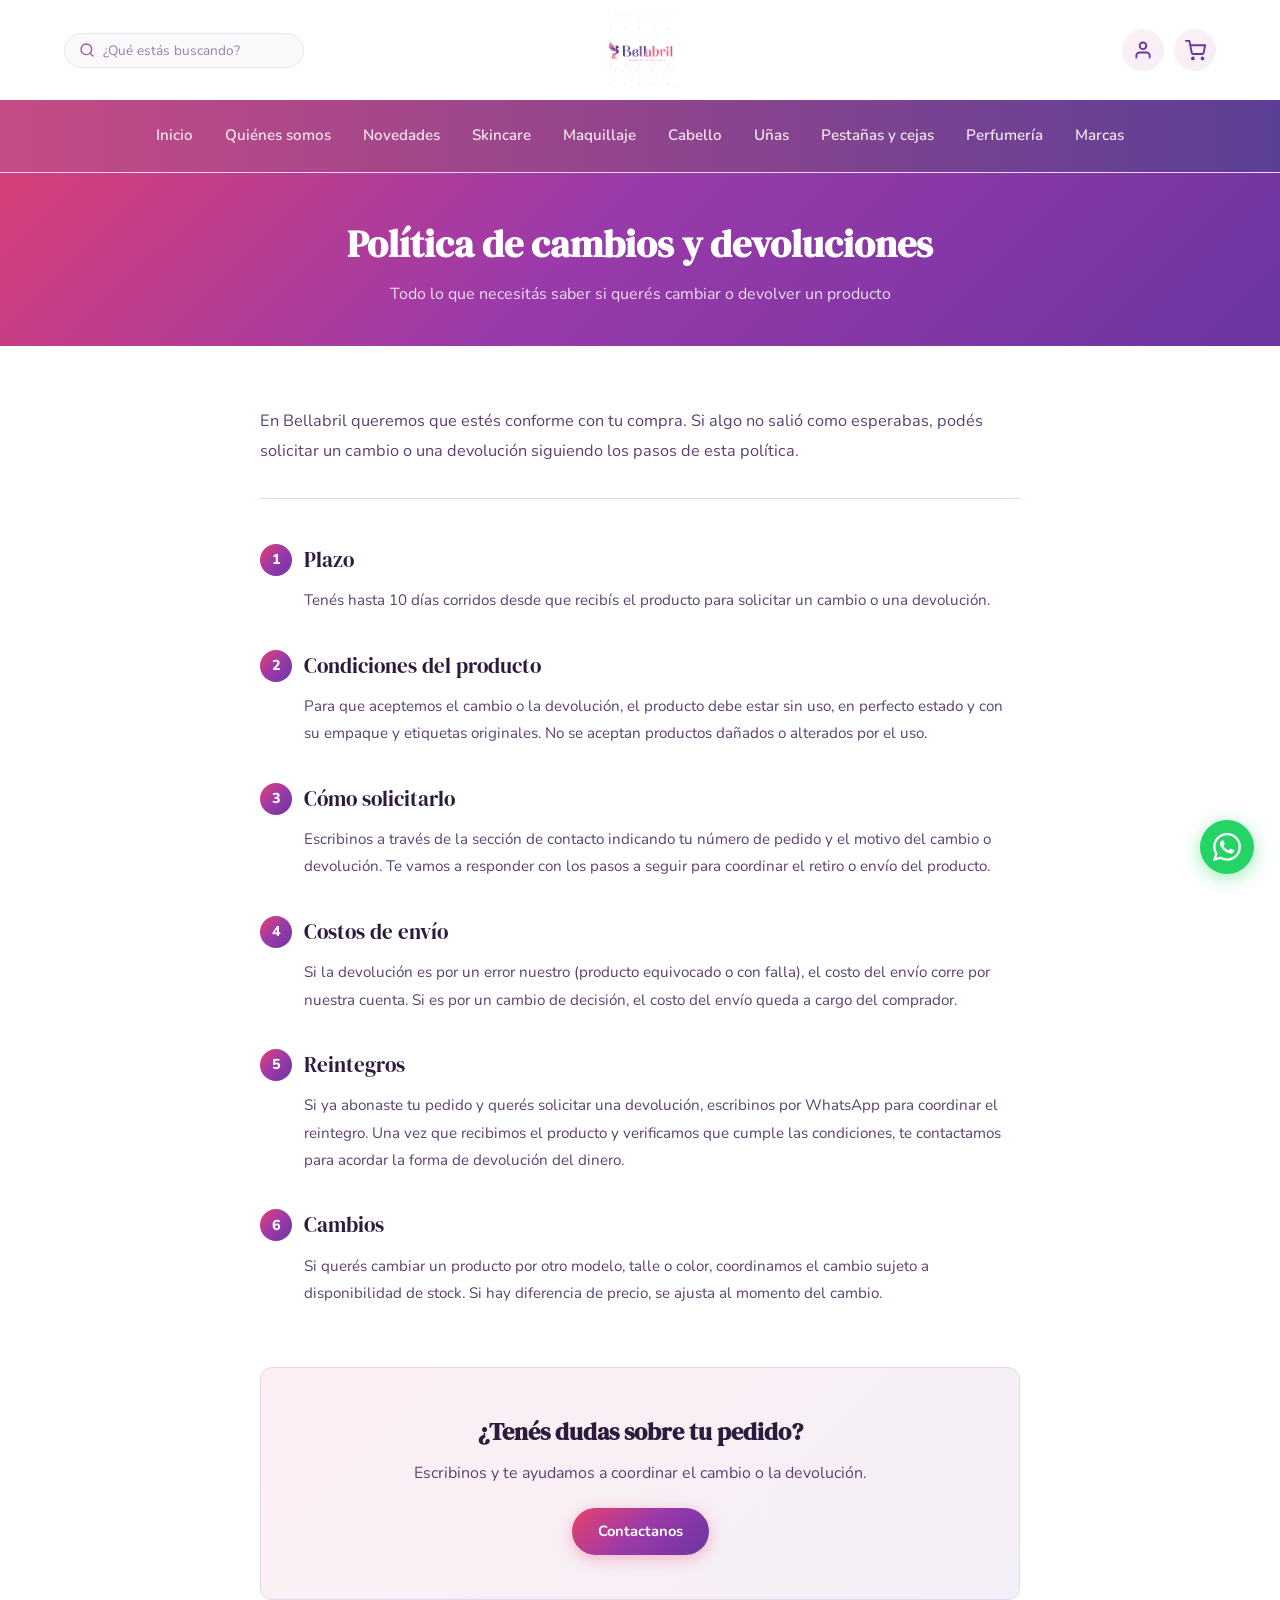
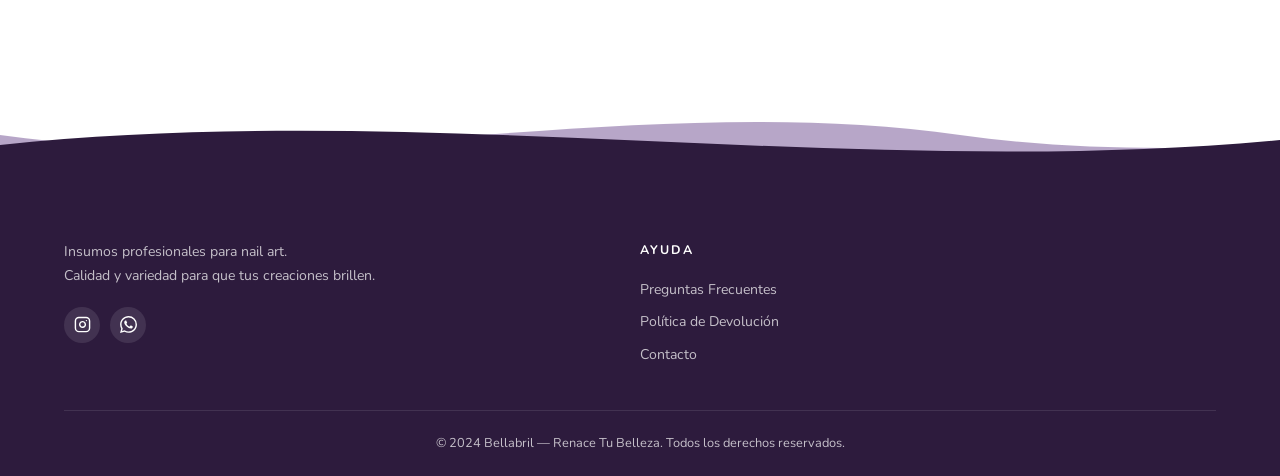
<file: politica-de-devolucion.html>
<!DOCTYPE html>
<html lang="es">
<head>
  <meta charset="UTF-8">
  <meta name="viewport" content="width=device-width, initial-scale=1.0">
  <title>Política de Cambios y Devoluciones — Bellabril</title>
  <meta name="description" content="Conocé cómo funcionan los cambios y devoluciones en Bellabril: plazos, condiciones, costos de envío y reintegros.">
  <link rel="icon" href="assets/logo-icon.png" type="image/png">
  <link rel="stylesheet" href="css/styles.css">
  <style>
    /* ── POLÍTICA DE DEVOLUCIÓN ─────────────────────── */
    .policy-page { padding: 60px 0 90px; }
    .policy-content { max-width: 760px; margin: 0 auto; }
    .policy-intro {
      font-size: 1.02rem; color: var(--text-medium); line-height: 1.85;
      margin-bottom: 44px; padding-bottom: 32px; border-bottom: 1px solid var(--border);
    }
    .policy-section { margin-bottom: 34px; }
    .policy-section__title {
      display: flex; align-items: center; gap: 12px;
      font-family: 'DM Serif Display', serif; font-size: 1.3rem; color: var(--text);
      margin-bottom: 10px;
    }
    .policy-section__num {
      flex-shrink: 0; width: 32px; height: 32px; border-radius: 50%;
      background: var(--gradient); color: white;
      display: flex; align-items: center; justify-content: center;
      font-family: 'Nunito', sans-serif; font-weight: 800; font-size: 0.9rem;
    }
    .policy-section p {
      font-size: 0.95rem; color: var(--text-medium); line-height: 1.8;
      padding-left: 44px;
    }

    .policy-cta {
      max-width: 760px; margin: 60px auto 0; text-align: center;
      background: var(--gradient-light); border: 1px solid var(--border); border-radius: var(--radius);
      padding: 44px 30px;
    }
    .policy-cta h3 { font-family: 'DM Serif Display', serif; font-size: 1.5rem; margin-bottom: 8px; color: var(--text); }
    .policy-cta p { color: var(--text-medium); margin-bottom: 22px; }

    @media (max-width: 600px) {
      .policy-section p { padding-left: 0; margin-top: 4px; }
      .policy-section__title { align-items: flex-start; }
    }
  </style>
</head>
<body>

<!-- ═══════════════ HEADER ═══════════════ -->
<header class="header" id="header">
  <div class="container">
    <div class="header__main">
      <div class="header-search">
        <svg width="16" height="16" viewBox="0 0 24 24" fill="none" stroke="currentColor" stroke-width="2" stroke-linecap="round" stroke-linejoin="round"><circle cx="11" cy="11" r="8"/><line x1="21" y1="21" x2="16.65" y2="16.65"/></svg>
        <input type="search" placeholder="¿Qué estás buscando?" id="searchInput" autocomplete="off">
      </div>
      <a href="index.html" class="logo"><img src="assets/logo.png" alt="Bellabril"></a>
      <div class="header__actions">
        <div id="userBtn"></div>
        <a href="carrito.html" class="cart-btn" aria-label="Ver carrito">
          <svg width="21" height="21" viewBox="0 0 24 24" fill="none" stroke="currentColor" stroke-width="2.2" stroke-linecap="round" stroke-linejoin="round">
            <circle cx="9" cy="21" r="1"/><circle cx="20" cy="21" r="1"/>
            <path d="M1 1h4l2.68 13.39a2 2 0 0 0 2 1.61h9.72a2 2 0 0 0 2-1.61L23 6H6"/>
          </svg>
          <span class="cart-count" id="cartCount">0</span>
        </a>
        <button class="menu-toggle" id="menuToggle" aria-label="Menú" aria-expanded="false">
          <span></span><span></span><span></span>
        </button>
      </div>
    </div>
  </div>
  <div class="cats-bar">
    <div class="cats-bar__inner" id="navItems">
      <a href="index.html"                    class="cat-link">Inicio</a>
      <a href="nosotros.html"                 class="cat-link">Quiénes somos</a>
      <a href="productos.html?cat=novedades"  class="cat-link">Novedades</a>
      <a href="productos.html?cat=skincare"   class="cat-link">Skincare</a>
      <a href="productos.html?cat=maquillaje" class="cat-link">Maquillaje</a>
      <a href="productos.html?cat=cabello"    class="cat-link">Cabello</a>
      <a href="productos.html?cat=unas"       class="cat-link">Uñas</a>
      <a href="productos.html?cat=pestanas"   class="cat-link">Pestañas y cejas</a>
      <a href="productos.html?cat=perfumeria" class="cat-link">Perfumería</a>
      <a href="marcas.html"                   class="cat-link">Marcas</a>
    </div>
  </div>
</header>

<!-- PAGE HEADER -->
<div class="page-header" style="padding-top:calc(var(--header-h) + var(--cats-h) + 40px)">
  <div class="container">
    <h1>Política de cambios y devoluciones</h1>
    <p>Todo lo que necesitás saber si querés cambiar o devolver un producto</p>
  </div>
</div>

<main class="policy-page">
  <div class="container">
    <div class="policy-content">

      <p class="policy-intro">
        En Bellabril queremos que estés conforme con tu compra. Si algo no salió como esperabas, podés solicitar un cambio o una devolución siguiendo los pasos de esta política.
      </p>

      <div class="policy-section">
        <div class="policy-section__title">
          <span class="policy-section__num">1</span>
          Plazo
        </div>
        <p>Tenés hasta 10 días corridos desde que recibís el producto para solicitar un cambio o una devolución.</p>
      </div>

      <div class="policy-section">
        <div class="policy-section__title">
          <span class="policy-section__num">2</span>
          Condiciones del producto
        </div>
        <p>Para que aceptemos el cambio o la devolución, el producto debe estar sin uso, en perfecto estado y con su empaque y etiquetas originales. No se aceptan productos dañados o alterados por el uso.</p>
      </div>

      <div class="policy-section">
        <div class="policy-section__title">
          <span class="policy-section__num">3</span>
          Cómo solicitarlo
        </div>
        <p>Escribinos a través de la sección de contacto indicando tu número de pedido y el motivo del cambio o devolución. Te vamos a responder con los pasos a seguir para coordinar el retiro o envío del producto.</p>
      </div>

      <div class="policy-section">
        <div class="policy-section__title">
          <span class="policy-section__num">4</span>
          Costos de envío
        </div>
        <p>Si la devolución es por un error nuestro (producto equivocado o con falla), el costo del envío corre por nuestra cuenta. Si es por un cambio de decisión, el costo del envío queda a cargo del comprador.</p>
      </div>

      <div class="policy-section">
        <div class="policy-section__title">
          <span class="policy-section__num">5</span>
          Reintegros
        </div>
        <p>Si ya abonaste tu pedido y querés solicitar una devolución, escribinos por WhatsApp para coordinar el reintegro. Una vez que recibimos el producto y verificamos que cumple las condiciones, te contactamos para acordar la forma de devolución del dinero.</p>
      </div>

      <div class="policy-section">
        <div class="policy-section__title">
          <span class="policy-section__num">6</span>
          Cambios
        </div>
        <p>Si querés cambiar un producto por otro modelo, talle o color, coordinamos el cambio sujeto a disponibilidad de stock. Si hay diferencia de precio, se ajusta al momento del cambio.</p>
      </div>

    </div>

    <div class="policy-cta reveal">
      <h3>¿Tenés dudas sobre tu pedido?</h3>
      <p>Escribinos y te ayudamos a coordinar el cambio o la devolución.</p>
      <a href="contacto.html" class="btn btn-primary">Contactanos</a>
    </div>

  </div>
</main>

<!-- Onda animada → Footer -->
<div class="wave-anim-wrap" aria-hidden="true">
  <div class="wave-anim-layer wave-anim-layer--back">
    <svg viewBox="0 0 1440 90" xmlns="http://www.w3.org/2000/svg" preserveAspectRatio="none">
      <path d="M0,45 C180,90 360,0 540,45 C720,90 900,0 1080,45 C1260,90 1440,0 1440,45 L1440,90 L0,90 Z" fill="#4E2478"/>
    </svg>
  </div>
  <div class="wave-anim-layer wave-anim-layer--front">
    <svg viewBox="0 0 1440 90" xmlns="http://www.w3.org/2000/svg" preserveAspectRatio="none">
      <path d="M0,55 C240,10 480,90 720,50 C960,10 1200,80 1440,45 L1440,90 L0,90 Z" fill="#2D1B3D"/>
    </svg>
  </div>
</div>
<footer class="footer">
  <div class="container">
    <div class="footer__grid">
      <div>
        <p class="footer__tagline">Insumos profesionales para nail art.<br>Calidad y variedad para que tus creaciones brillen.</p>
        <div class="footer__socials">
          <a href="https://www.instagram.com/bellabril.ba" class="social-btn" aria-label="Instagram" target="_blank" rel="noopener">
            <svg width="17" height="17" viewBox="0 0 24 24" fill="none" stroke="currentColor" stroke-width="2" stroke-linecap="round" stroke-linejoin="round">
              <rect x="2" y="2" width="20" height="20" rx="5"/><path d="M16 11.37A4 4 0 1 1 12.63 8 4 4 0 0 1 16 11.37z"/><line x1="17.5" y1="6.5" x2="17.51" y2="6.5"/>
            </svg>
          </a>
          <a href="https://wa.me/5491126971330" class="social-btn" aria-label="WhatsApp" target="_blank" rel="noopener">
            <svg width="17" height="17" viewBox="0 0 24 24" fill="currentColor">
              <path d="M17.472 14.382c-.297-.149-1.758-.867-2.03-.967-.273-.099-.471-.148-.67.15-.197.297-.767.966-.94 1.164-.173.199-.347.223-.644.075-.297-.15-1.255-.463-2.39-1.475-.883-.788-1.48-1.761-1.653-2.059-.173-.297-.018-.458.13-.606.134-.133.298-.347.446-.52.149-.174.198-.298.298-.497.099-.198.05-.371-.025-.52-.075-.149-.669-1.612-.916-2.207-.242-.579-.487-.5-.669-.51-.173-.008-.371-.01-.57-.01-.198 0-.52.074-.792.372-.272.297-1.04 1.016-1.04 2.479 0 1.462 1.065 2.875 1.213 3.074.149.198 2.096 3.2 5.077 4.487.709.306 1.262.489 1.694.625.712.227 1.36.195 1.871.118.571-.085 1.758-.719 2.006-1.413.248-.694.248-1.289.173-1.413-.074-.124-.272-.198-.57-.347m-5.421 7.403h-.004a9.87 9.87 0 0 1-5.031-1.378l-.361-.214-3.741.982.998-3.648-.235-.374a9.86 9.86 0 0 1-1.51-5.26c.001-5.45 4.436-9.884 9.888-9.884 2.64 0 5.122 1.03 6.988 2.898a9.825 9.825 0 0 1 2.893 6.994c-.003 5.45-4.437 9.884-9.885 9.884m8.413-18.297A11.815 11.815 0 0 0 12.05 0C5.495 0 .16 5.335.157 11.892c0 2.096.547 4.142 1.588 5.945L.057 24l6.305-1.654a11.882 11.882 0 0 0 5.683 1.448h.005c6.554 0 11.89-5.335 11.893-11.893a11.821 11.821 0 0 0-3.48-8.413z"/>
            </svg>
          </a>
        </div>
      </div>
      <div>
        <p class="footer__title">Ayuda</p>
        <div class="footer__links">
          <a href="preguntas-frecuentes.html" class="footer__link">Preguntas Frecuentes</a>
          <a href="politica-de-devolucion.html" class="footer__link">Política de Devolución</a>
          <a href="contacto.html" class="footer__link">Contacto</a>
        </div>
      </div>
    </div>
    <div class="footer__bottom">
      <p>© 2024 Bellabril — Renace Tu Belleza. Todos los derechos reservados.</p>
    </div>
  </div>
</footer>

<a href="https://wa.me/5491126971330" class="wa-float" target="_blank" rel="noopener" aria-label="WhatsApp">
  <svg width="28" height="28" viewBox="0 0 24 24" fill="white"><path d="M17.472 14.382c-.297-.149-1.758-.867-2.03-.967-.273-.099-.471-.148-.67.15-.197.297-.767.966-.94 1.164-.173.199-.347.223-.644.075-.297-.15-1.255-.463-2.39-1.475-.883-.788-1.48-1.761-1.653-2.059-.173-.297-.018-.458.13-.606.134-.133.298-.347.446-.52.149-.174.198-.298.298-.497.099-.198.05-.371-.025-.52-.075-.149-.669-1.612-.916-2.207-.242-.579-.487-.5-.669-.51-.173-.008-.371-.01-.57-.01-.198 0-.52.074-.792.372-.272.297-1.04 1.016-1.04 2.479 0 1.462 1.065 2.875 1.213 3.074.149.198 2.096 3.2 5.077 4.487.709.306 1.262.489 1.694.625.712.227 1.36.195 1.871.118.571-.085 1.758-.719 2.006-1.413.248-.694.248-1.289.173-1.413-.074-.124-.272-.198-.57-.347m-5.421 7.403h-.004a9.87 9.87 0 0 1-5.031-1.378l-.361-.214-3.741.982.998-3.648-.235-.374a9.86 9.86 0 0 1-1.51-5.26c.001-5.45 4.436-9.884 9.888-9.884 2.64 0 5.122 1.03 6.988 2.898a9.825 9.825 0 0 1 2.893 6.994c-.003 5.45-4.437 9.884-9.885 9.884m8.413-18.297A11.815 11.815 0 0 0 12.05 0C5.495 0 .16 5.335.157 11.892c0 2.096.547 4.142 1.588 5.945L.057 24l6.305-1.654a11.882 11.882 0 0 0 5.683 1.448h.005c6.554 0 11.89-5.335 11.893-11.893a11.821 11.821 0 0 0-3.48-8.413z"/></svg>
</a>
<div id="toast" class="toast"></div>

<script src="js/auth.js"></script>
<script src="js/cart.js"></script>
<script src="js/main.js"></script>
</body>
</html>
</file>
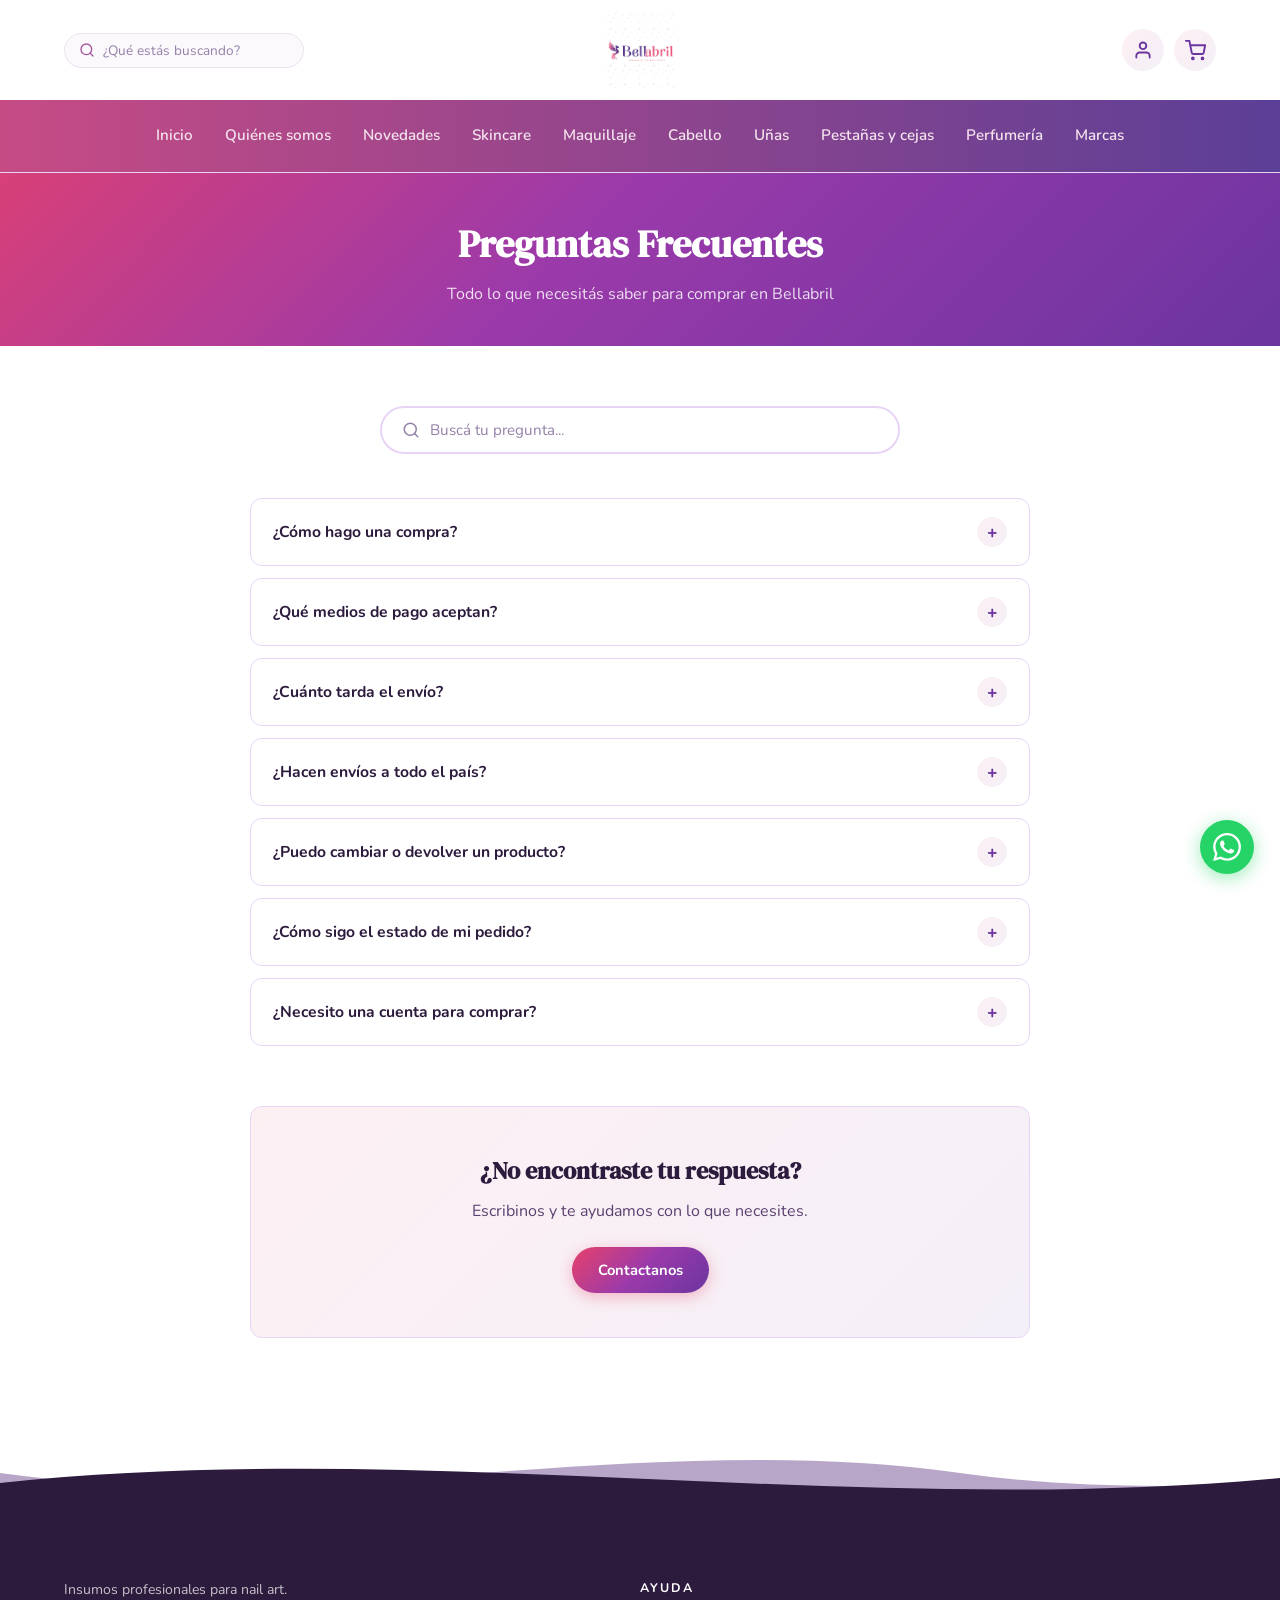
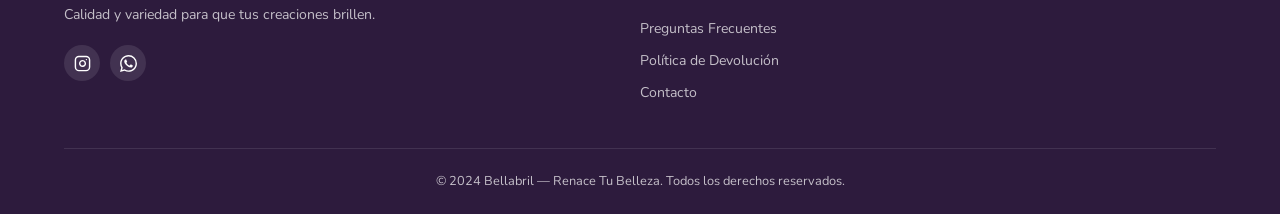
<file: preguntas-frecuentes.html>
<!DOCTYPE html>
<html lang="es">
<head>
  <meta charset="UTF-8">
  <meta name="viewport" content="width=device-width, initial-scale=1.0">
  <title>Preguntas Frecuentes — Bellabril</title>
  <meta name="description" content="Resolvé tus dudas sobre compras, envíos, pagos y devoluciones en Bellabril.">
  <link rel="icon" href="assets/logo-icon.png" type="image/png">
  <link rel="stylesheet" href="css/styles.css">
  <style>
    /* ── FAQ ─────────────────────────────────────── */
    .faq-page { padding: 60px 0 90px; }
    .faq-search {
      display: flex; align-items: center; gap: 10px;
      border: 2px solid var(--border); border-radius: var(--radius-pill);
      padding: 12px 20px; background: var(--bg); max-width: 520px; margin: 0 auto 44px;
      transition: border-color var(--transition);
    }
    .faq-search:focus-within { border-color: var(--purple); }
    .faq-search svg { color: var(--text-light); flex-shrink: 0; }
    .faq-search input {
      border: none; outline: none; background: none; width: 100%;
      font-family: 'Nunito', sans-serif; font-size: 0.95rem; color: var(--text);
    }
    .faq-search input::placeholder { color: var(--text-light); }

    .faq-list { max-width: 780px; margin: 0 auto; display: flex; flex-direction: column; gap: 12px; }
    .faq-item {
      border: 1px solid var(--border); border-radius: var(--radius);
      background: var(--bg); overflow: hidden; transition: border-color var(--transition), box-shadow var(--transition);
    }
    .faq-item:hover { border-color: var(--purple-light); }
    .faq-item.open { border-color: var(--purple); box-shadow: var(--shadow); }
    .faq-question {
      width: 100%; display: flex; align-items: center; justify-content: space-between; gap: 16px;
      padding: 18px 22px; background: none; border: none; cursor: pointer; text-align: left;
      font-family: 'Nunito', sans-serif; font-weight: 700; font-size: 0.98rem; color: var(--text);
    }
    .faq-icon {
      flex-shrink: 0; width: 30px; height: 30px; border-radius: 50%;
      background: var(--gradient-light); color: var(--purple);
      display: flex; align-items: center; justify-content: center;
      font-size: 1.1rem; font-weight: 800; transition: all var(--transition);
    }
    .faq-item.open .faq-icon { background: var(--gradient); color: white; transform: rotate(180deg); }
    .faq-answer {
      max-height: 0; overflow: hidden; transition: max-height 0.35s ease, padding var(--transition);
      padding: 0 22px;
    }
    .faq-item.open .faq-answer { max-height: 300px; padding: 0 22px 20px; }
    .faq-answer p { color: var(--text-medium); font-size: 0.92rem; line-height: 1.75; }

    .faq-empty { text-align: center; padding: 50px 20px; color: var(--text-light); display: none; }
    .faq-empty.show { display: block; }

    .faq-cta {
      max-width: 780px; margin: 60px auto 0; text-align: center;
      background: var(--gradient-light); border: 1px solid var(--border); border-radius: var(--radius);
      padding: 44px 30px;
    }
    .faq-cta h3 { font-family: 'DM Serif Display', serif; font-size: 1.5rem; margin-bottom: 8px; color: var(--text); }
    .faq-cta p { color: var(--text-medium); margin-bottom: 22px; }
  </style>
</head>
<body>

<!-- ═══════════════ HEADER ═══════════════ -->
<header class="header" id="header">
  <div class="container">
    <div class="header__main">
      <div class="header-search">
        <svg width="16" height="16" viewBox="0 0 24 24" fill="none" stroke="currentColor" stroke-width="2" stroke-linecap="round" stroke-linejoin="round"><circle cx="11" cy="11" r="8"/><line x1="21" y1="21" x2="16.65" y2="16.65"/></svg>
        <input type="search" placeholder="¿Qué estás buscando?" id="searchInput" autocomplete="off">
      </div>
      <a href="index.html" class="logo"><img src="assets/logo.png" alt="Bellabril"></a>
      <div class="header__actions">
        <div id="userBtn"></div>
        <a href="carrito.html" class="cart-btn" aria-label="Ver carrito">
          <svg width="21" height="21" viewBox="0 0 24 24" fill="none" stroke="currentColor" stroke-width="2.2" stroke-linecap="round" stroke-linejoin="round">
            <circle cx="9" cy="21" r="1"/><circle cx="20" cy="21" r="1"/>
            <path d="M1 1h4l2.68 13.39a2 2 0 0 0 2 1.61h9.72a2 2 0 0 0 2-1.61L23 6H6"/>
          </svg>
          <span class="cart-count" id="cartCount">0</span>
        </a>
        <button class="menu-toggle" id="menuToggle" aria-label="Menú" aria-expanded="false">
          <span></span><span></span><span></span>
        </button>
      </div>
    </div>
  </div>
  <div class="cats-bar">
    <div class="cats-bar__inner" id="navItems">
      <a href="index.html"                    class="cat-link">Inicio</a>
      <a href="nosotros.html"                 class="cat-link">Quiénes somos</a>
      <a href="productos.html?cat=novedades"  class="cat-link">Novedades</a>
      <a href="productos.html?cat=skincare"   class="cat-link">Skincare</a>
      <a href="productos.html?cat=maquillaje" class="cat-link">Maquillaje</a>
      <a href="productos.html?cat=cabello"    class="cat-link">Cabello</a>
      <a href="productos.html?cat=unas"       class="cat-link">Uñas</a>
      <a href="productos.html?cat=pestanas"   class="cat-link">Pestañas y cejas</a>
      <a href="productos.html?cat=perfumeria" class="cat-link">Perfumería</a>
      <a href="marcas.html"                   class="cat-link">Marcas</a>
    </div>
  </div>
</header>

<!-- PAGE HEADER -->
<div class="page-header" style="padding-top:calc(var(--header-h) + var(--cats-h) + 40px)">
  <div class="container">
    <h1>Preguntas Frecuentes</h1>
    <p>Todo lo que necesitás saber para comprar en Bellabril</p>
  </div>
</div>

<main class="faq-page">
  <div class="container">

    <div class="faq-search">
      <svg width="18" height="18" viewBox="0 0 24 24" fill="none" stroke="currentColor" stroke-width="2" stroke-linecap="round" stroke-linejoin="round"><circle cx="11" cy="11" r="8"/><line x1="21" y1="21" x2="16.65" y2="16.65"/></svg>
      <input type="search" id="faqSearch" placeholder="Buscá tu pregunta..." autocomplete="off">
    </div>

    <div class="faq-list" id="faqList">

      <div class="faq-item">
        <button class="faq-question">
          ¿Cómo hago una compra?
          <span class="faq-icon">+</span>
        </button>
        <div class="faq-answer">
          <p>Elegí el producto que quieras, agregalo al carrito y hacé clic en "Finalizar compra". Completás tus datos de envío, elegís el medio de pago y confirmás. Te llega un mail con el resumen del pedido.</p>
        </div>
      </div>

      <div class="faq-item">
        <button class="faq-question">
          ¿Qué medios de pago aceptan?
          <span class="faq-icon">+</span>
        </button>
        <div class="faq-answer">
          <p>Aceptamos tarjetas de crédito y débito, transferencia bancaria y pago en efectivo. En compras con tarjeta podés acceder a cuotas según las promociones vigentes.</p>
        </div>
      </div>

      <div class="faq-item">
        <button class="faq-question">
          ¿Cuánto tarda el envío?
          <span class="faq-icon">+</span>
        </button>
        <div class="faq-answer">
          <p>Los envíos dentro de CABA y GBA suelen demorar entre 2 y 4 días hábiles. Al resto del país, entre 3 y 7 días hábiles. Vas a recibir un código de seguimiento cuando despachemos tu pedido.</p>
        </div>
      </div>

      <div class="faq-item">
        <button class="faq-question">
          ¿Hacen envíos a todo el país?
          <span class="faq-icon">+</span>
        </button>
        <div class="faq-answer">
          <p>Sí, enviamos a toda la Argentina a través de correo. El costo se calcula automáticamente según tu código postal al momento de finalizar la compra.</p>
        </div>
      </div>

      <div class="faq-item">
        <button class="faq-question">
          ¿Puedo cambiar o devolver un producto?
          <span class="faq-icon">+</span>
        </button>
        <div class="faq-answer">
          <p>Sí. Tenés hasta 10 días desde que recibís el producto para solicitar un cambio o devolución, siempre que esté sin uso y en su empaque original. Escribinos y coordinamos.</p>
        </div>
      </div>

      <div class="faq-item">
        <button class="faq-question">
          ¿Cómo sigo el estado de mi pedido?
          <span class="faq-icon">+</span>
        </button>
        <div class="faq-answer">
          <p>Ingresá a "Mi cuenta" y entrá a la sección de pedidos. Ahí vas a ver el estado actualizado y el código de seguimiento del envío.</p>
        </div>
      </div>

      <div class="faq-item">
        <button class="faq-question">
          ¿Necesito una cuenta para comprar?
          <span class="faq-icon">+</span>
        </button>
        <div class="faq-answer">
          <p>Te recomendamos crear una cuenta para poder seguir tus pedidos y agilizar futuras compras, pero también podés comprar como invitado completando solo tus datos de envío.</p>
        </div>
      </div>

    </div>

    <p class="faq-empty" id="faqEmpty">No encontramos preguntas que coincidan con tu búsqueda 🔍</p>

    <div class="faq-cta reveal">
      <h3>¿No encontraste tu respuesta?</h3>
      <p>Escribinos y te ayudamos con lo que necesites.</p>
      <a href="contacto.html" class="btn btn-primary">Contactanos</a>
    </div>

  </div>
</main>

<!-- Onda animada → Footer -->
<div class="wave-anim-wrap" aria-hidden="true">
  <div class="wave-anim-layer wave-anim-layer--back">
    <svg viewBox="0 0 1440 90" xmlns="http://www.w3.org/2000/svg" preserveAspectRatio="none">
      <path d="M0,45 C180,90 360,0 540,45 C720,90 900,0 1080,45 C1260,90 1440,0 1440,45 L1440,90 L0,90 Z" fill="#4E2478"/>
    </svg>
  </div>
  <div class="wave-anim-layer wave-anim-layer--front">
    <svg viewBox="0 0 1440 90" xmlns="http://www.w3.org/2000/svg" preserveAspectRatio="none">
      <path d="M0,55 C240,10 480,90 720,50 C960,10 1200,80 1440,45 L1440,90 L0,90 Z" fill="#2D1B3D"/>
    </svg>
  </div>
</div>
<footer class="footer">
  <div class="container">
    <div class="footer__grid">
      <div>
        <p class="footer__tagline">Insumos profesionales para nail art.<br>Calidad y variedad para que tus creaciones brillen.</p>
        <div class="footer__socials">
          <a href="https://www.instagram.com/bellabril.ba" class="social-btn" aria-label="Instagram" target="_blank" rel="noopener">
            <svg width="17" height="17" viewBox="0 0 24 24" fill="none" stroke="currentColor" stroke-width="2" stroke-linecap="round" stroke-linejoin="round">
              <rect x="2" y="2" width="20" height="20" rx="5"/><path d="M16 11.37A4 4 0 1 1 12.63 8 4 4 0 0 1 16 11.37z"/><line x1="17.5" y1="6.5" x2="17.51" y2="6.5"/>
            </svg>
          </a>
          <a href="https://wa.me/5491126971330" class="social-btn" aria-label="WhatsApp" target="_blank" rel="noopener">
            <svg width="17" height="17" viewBox="0 0 24 24" fill="currentColor">
              <path d="M17.472 14.382c-.297-.149-1.758-.867-2.03-.967-.273-.099-.471-.148-.67.15-.197.297-.767.966-.94 1.164-.173.199-.347.223-.644.075-.297-.15-1.255-.463-2.39-1.475-.883-.788-1.48-1.761-1.653-2.059-.173-.297-.018-.458.13-.606.134-.133.298-.347.446-.52.149-.174.198-.298.298-.497.099-.198.05-.371-.025-.52-.075-.149-.669-1.612-.916-2.207-.242-.579-.487-.5-.669-.51-.173-.008-.371-.01-.57-.01-.198 0-.52.074-.792.372-.272.297-1.04 1.016-1.04 2.479 0 1.462 1.065 2.875 1.213 3.074.149.198 2.096 3.2 5.077 4.487.709.306 1.262.489 1.694.625.712.227 1.36.195 1.871.118.571-.085 1.758-.719 2.006-1.413.248-.694.248-1.289.173-1.413-.074-.124-.272-.198-.57-.347m-5.421 7.403h-.004a9.87 9.87 0 0 1-5.031-1.378l-.361-.214-3.741.982.998-3.648-.235-.374a9.86 9.86 0 0 1-1.51-5.26c.001-5.45 4.436-9.884 9.888-9.884 2.64 0 5.122 1.03 6.988 2.898a9.825 9.825 0 0 1 2.893 6.994c-.003 5.45-4.437 9.884-9.885 9.884m8.413-18.297A11.815 11.815 0 0 0 12.05 0C5.495 0 .16 5.335.157 11.892c0 2.096.547 4.142 1.588 5.945L.057 24l6.305-1.654a11.882 11.882 0 0 0 5.683 1.448h.005c6.554 0 11.89-5.335 11.893-11.893a11.821 11.821 0 0 0-3.48-8.413z"/>
            </svg>
          </a>
        </div>
      </div>
      <div>
        <p class="footer__title">Ayuda</p>
        <div class="footer__links">
          <a href="preguntas-frecuentes.html" class="footer__link">Preguntas Frecuentes</a>
          <a href="politica-de-devolucion.html" class="footer__link">Política de Devolución</a>
          <a href="contacto.html" class="footer__link">Contacto</a>
        </div>
      </div>
    </div>
    <div class="footer__bottom">
      <p>© 2024 Bellabril — Renace Tu Belleza. Todos los derechos reservados.</p>
    </div>
  </div>
</footer>

<a href="https://wa.me/5491126971330" class="wa-float" target="_blank" rel="noopener" aria-label="WhatsApp">
  <svg width="28" height="28" viewBox="0 0 24 24" fill="white"><path d="M17.472 14.382c-.297-.149-1.758-.867-2.03-.967-.273-.099-.471-.148-.67.15-.197.297-.767.966-.94 1.164-.173.199-.347.223-.644.075-.297-.15-1.255-.463-2.39-1.475-.883-.788-1.48-1.761-1.653-2.059-.173-.297-.018-.458.13-.606.134-.133.298-.347.446-.52.149-.174.198-.298.298-.497.099-.198.05-.371-.025-.52-.075-.149-.669-1.612-.916-2.207-.242-.579-.487-.5-.669-.51-.173-.008-.371-.01-.57-.01-.198 0-.52.074-.792.372-.272.297-1.04 1.016-1.04 2.479 0 1.462 1.065 2.875 1.213 3.074.149.198 2.096 3.2 5.077 4.487.709.306 1.262.489 1.694.625.712.227 1.36.195 1.871.118.571-.085 1.758-.719 2.006-1.413.248-.694.248-1.289.173-1.413-.074-.124-.272-.198-.57-.347m-5.421 7.403h-.004a9.87 9.87 0 0 1-5.031-1.378l-.361-.214-3.741.982.998-3.648-.235-.374a9.86 9.86 0 0 1-1.51-5.26c.001-5.45 4.436-9.884 9.888-9.884 2.64 0 5.122 1.03 6.988 2.898a9.825 9.825 0 0 1 2.893 6.994c-.003 5.45-4.437 9.884-9.885 9.884m8.413-18.297A11.815 11.815 0 0 0 12.05 0C5.495 0 .16 5.335.157 11.892c0 2.096.547 4.142 1.588 5.945L.057 24l6.305-1.654a11.882 11.882 0 0 0 5.683 1.448h.005c6.554 0 11.89-5.335 11.893-11.893a11.821 11.821 0 0 0-3.48-8.413z"/></svg>
</a>
<div id="toast" class="toast"></div>

<script src="js/auth.js"></script>
<script src="js/cart.js"></script>
<script src="js/main.js"></script>
<script>
  // ── Acordeón FAQ ──
  document.querySelectorAll('.faq-question').forEach(btn => {
    btn.addEventListener('click', () => {
      const item = btn.closest('.faq-item');
      const wasOpen = item.classList.contains('open');
      document.querySelectorAll('.faq-item.open').forEach(i => {
        i.classList.remove('open');
        i.querySelector('.faq-icon').textContent = '+';
      });
      if (!wasOpen) {
        item.classList.add('open');
        item.querySelector('.faq-icon').textContent = '−';
      }
    });
  });

  // ── Buscador en vivo ──
  const faqSearch = document.getElementById('faqSearch');
  const faqItems   = document.querySelectorAll('.faq-item');
  const faqEmpty   = document.getElementById('faqEmpty');

  faqSearch.addEventListener('input', () => {
    const q = faqSearch.value.trim().toLowerCase();
    let visibleCount = 0;
    faqItems.forEach(item => {
      const text = item.textContent.toLowerCase();
      const match = text.includes(q);
      item.style.display = match ? '' : 'none';
      if (match) visibleCount++;
    });
    faqEmpty.classList.toggle('show', visibleCount === 0);
  });
</script>
</body>
</html>
</file>
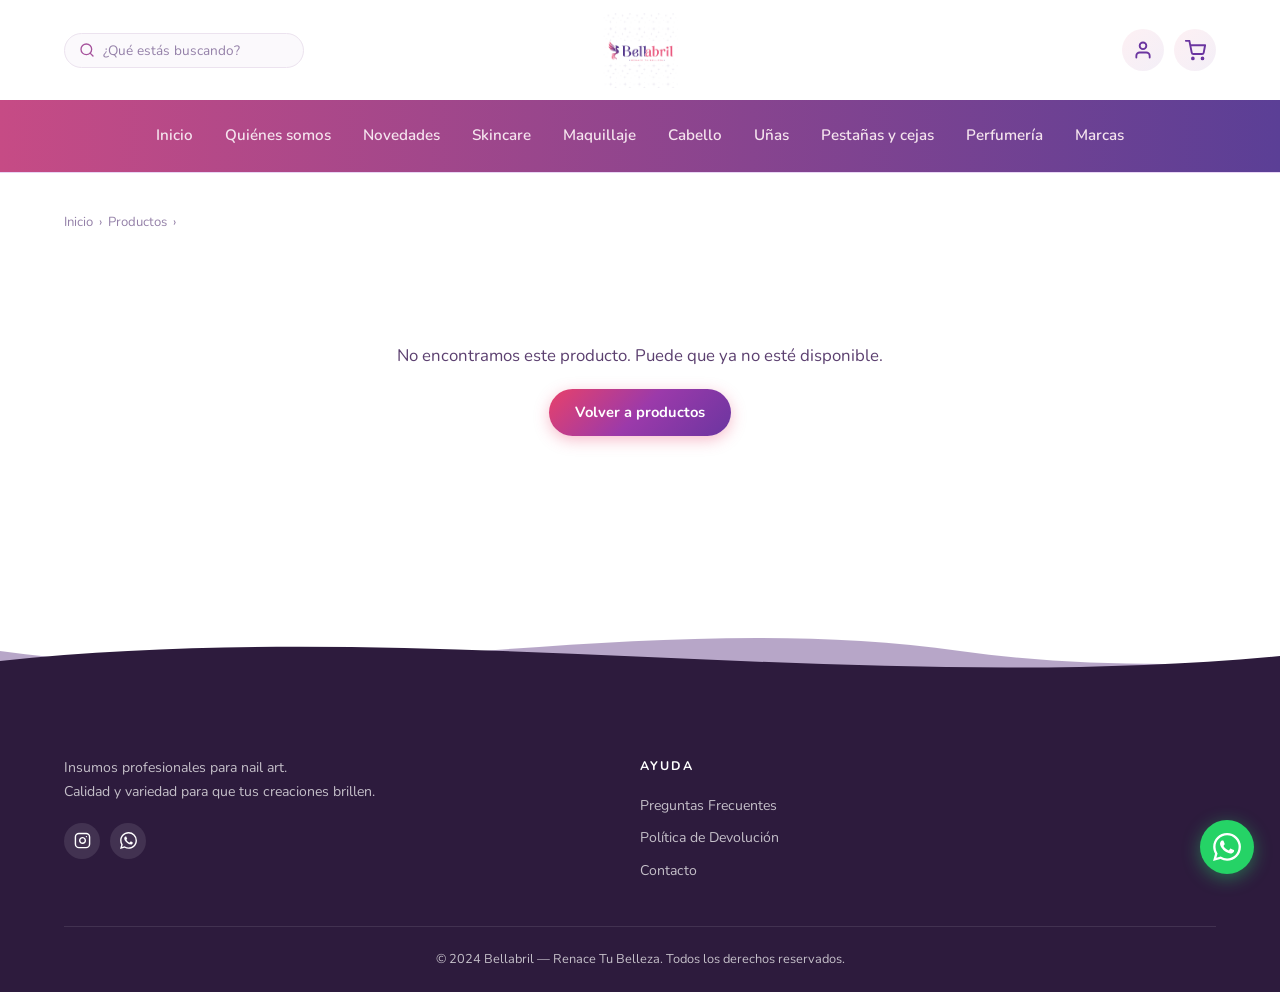
<file: producto-detalle.html>
<!DOCTYPE html>
<html lang="es">
<head>
  <meta charset="UTF-8">
  <meta name="viewport" content="width=device-width, initial-scale=1.0">
  <title>Producto — Bellabril</title>
  <link rel="icon" href="assets/logo-icon.png" type="image/png">
  <link rel="stylesheet" href="css/styles.css">
</head>
<body>

<!-- HEADER -->
<header class="header" id="header">
  <div class="container">
    <div class="header__main">
      <div class="header-search">
        <svg width="16" height="16" viewBox="0 0 24 24" fill="none" stroke="currentColor" stroke-width="2" stroke-linecap="round" stroke-linejoin="round"><circle cx="11" cy="11" r="8"/><line x1="21" y1="21" x2="16.65" y2="16.65"/></svg>
        <input type="search" placeholder="¿Qué estás buscando?" id="searchInput" autocomplete="off">
      </div>
      <a href="index.html" class="logo"><img src="assets/logo.png" alt="Bellabril"></a>
      <div class="header__actions">
        <div id="userBtn"></div>
        <a href="carrito.html" class="cart-btn" aria-label="Ver carrito">
          <svg width="21" height="21" viewBox="0 0 24 24" fill="none" stroke="currentColor" stroke-width="2.2" stroke-linecap="round" stroke-linejoin="round">
            <circle cx="9" cy="21" r="1"/><circle cx="20" cy="21" r="1"/>
            <path d="M1 1h4l2.68 13.39a2 2 0 0 0 2 1.61h9.72a2 2 0 0 0 2-1.61L23 6H6"/>
          </svg>
          <span class="cart-count" id="cartCount">0</span>
        </a>
        <button class="menu-toggle" id="menuToggle" aria-label="Menú" aria-expanded="false">
          <span></span><span></span><span></span>
        </button>
      </div>
    </div>
  </div>
  <div class="cats-bar">
    <div class="cats-bar__inner" id="navItems">
      <a href="index.html"                    class="cat-link">Inicio</a>
      <a href="nosotros.html"                 class="cat-link">Quiénes somos</a>
      <a href="productos.html?cat=novedades"  class="cat-link">Novedades</a>
      <a href="productos.html?cat=skincare"   class="cat-link">Skincare</a>
      <a href="productos.html?cat=maquillaje" class="cat-link">Maquillaje</a>
      <a href="productos.html?cat=cabello"    class="cat-link">Cabello</a>
      <a href="productos.html?cat=unas"       class="cat-link">Uñas</a>
      <a href="productos.html?cat=pestanas"   class="cat-link">Pestañas y cejas</a>
      <a href="productos.html?cat=perfumeria" class="cat-link">Perfumería</a>
      <a href="marcas.html"                   class="cat-link">Marcas</a>
    </div>
  </div>
</header>

<div style="height:calc(var(--header-h) + var(--cats-h))"></div>

<!-- DETALLE DE PRODUCTO -->
<main class="pd-page">
  <div class="container">

    <p class="pd-breadcrumb">
      <a href="index.html">Inicio</a> &nbsp;›&nbsp;
      <a href="productos.html" id="pdBreadCat">Productos</a> &nbsp;›&nbsp;
      <span id="pdBreadName"></span>
    </p>

    <div id="pdWrap" class="pd-layout">
      <div class="pd-image-wrap">
        <span class="product-card__badge badge-nuevo pd-badge" id="pdBadgeNuevo" style="display:none">Nuevo ✦</span>
        <span class="product-card__badge badge-agotado pd-badge" id="pdBadgeAgotado" style="display:none">Sin stock</span>
        <img class="pd-image" id="pdImg" alt="" onerror="this.style.opacity=0">
      </div>

      <div class="pd-info">
        <span class="pd-cat" id="pdCat"></span>
        <h1 class="pd-name" id="pdName"></h1>
        <p class="pd-price" id="pdPrice"></p>
        <p class="pd-desc" id="pdDesc"></p>

        <div class="pd-caracs" id="pdCaracBlock" style="display:none">
          <h3>Características</h3>
          <ul id="pdCaracList"></ul>
        </div>

        <div class="pd-qty-row">
          <span class="pd-qty-label">Cantidad</span>
          <div class="qty-ctrl">
            <button class="qty-btn" id="pdQtyMinus" type="button" aria-label="Restar">−</button>
            <span class="qty-num" id="pdQty">1</span>
            <button class="qty-btn" id="pdQtyPlus" type="button" aria-label="Sumar">+</button>
          </div>
        </div>

        <button class="btn btn-primary btn-full" id="pdAddBtn">Agregar al carrito</button>
      </div>
    </div>

    <div id="pdNotFound" class="pd-not-found" style="display:none">
      <p>No encontramos este producto. Puede que ya no esté disponible.</p>
      <a href="productos.html" class="btn btn-primary">Volver a productos</a>
    </div>

  </div>
</main>

<!-- Onda animada → Footer -->
<div class="wave-anim-wrap" aria-hidden="true">
  <div class="wave-anim-layer wave-anim-layer--back">
    <svg viewBox="0 0 1440 90" xmlns="http://www.w3.org/2000/svg" preserveAspectRatio="none">
      <path d="M0,45 C180,90 360,0 540,45 C720,90 900,0 1080,45 C1260,90 1440,0 1440,45 L1440,90 L0,90 Z" fill="#4E2478"/>
    </svg>
  </div>
  <div class="wave-anim-layer wave-anim-layer--front">
    <svg viewBox="0 0 1440 90" xmlns="http://www.w3.org/2000/svg" preserveAspectRatio="none">
      <path d="M0,55 C240,10 480,90 720,50 C960,10 1200,80 1440,45 L1440,90 L0,90 Z" fill="#2D1B3D"/>
    </svg>
  </div>
</div>
<footer class="footer">
  <div class="container">
    <div class="footer__grid">
      <div>
        <p class="footer__tagline">Insumos profesionales para nail art.<br>Calidad y variedad para que tus creaciones brillen.</p>
        <div class="footer__socials">
          <a href="https://www.instagram.com/bellabril.ba" class="social-btn" aria-label="Instagram" target="_blank" rel="noopener">
            <svg width="17" height="17" viewBox="0 0 24 24" fill="none" stroke="currentColor" stroke-width="2" stroke-linecap="round" stroke-linejoin="round">
              <rect x="2" y="2" width="20" height="20" rx="5"/><path d="M16 11.37A4 4 0 1 1 12.63 8 4 4 0 0 1 16 11.37z"/><line x1="17.5" y1="6.5" x2="17.51" y2="6.5"/>
            </svg>
          </a>
          <a href="https://wa.me/5491126971330" class="social-btn" aria-label="WhatsApp" target="_blank" rel="noopener">
            <svg width="17" height="17" viewBox="0 0 24 24" fill="currentColor">
              <path d="M17.472 14.382c-.297-.149-1.758-.867-2.03-.967-.273-.099-.471-.148-.67.15-.197.297-.767.966-.94 1.164-.173.199-.347.223-.644.075-.297-.15-1.255-.463-2.39-1.475-.883-.788-1.48-1.761-1.653-2.059-.173-.297-.018-.458.13-.606.134-.133.298-.347.446-.52.149-.174.198-.298.298-.497.099-.198.05-.371-.025-.52-.075-.149-.669-1.612-.916-2.207-.242-.579-.487-.5-.669-.51-.173-.008-.371-.01-.57-.01-.198 0-.52.074-.792.372-.272.297-1.04 1.016-1.04 2.479 0 1.462 1.065 2.875 1.213 3.074.149.198 2.096 3.2 5.077 4.487.709.306 1.262.489 1.694.625.712.227 1.36.195 1.871.118.571-.085 1.758-.719 2.006-1.413.248-.694.248-1.289.173-1.413-.074-.124-.272-.198-.57-.347m-5.421 7.403h-.004a9.87 9.87 0 0 1-5.031-1.378l-.361-.214-3.741.982.998-3.648-.235-.374a9.86 9.86 0 0 1-1.51-5.26c.001-5.45 4.436-9.884 9.888-9.884 2.64 0 5.122 1.03 6.988 2.898a9.825 9.825 0 0 1 2.893 6.994c-.003 5.45-4.437 9.884-9.885 9.884m8.413-18.297A11.815 11.815 0 0 0 12.05 0C5.495 0 .16 5.335.157 11.892c0 2.096.547 4.142 1.588 5.945L.057 24l6.305-1.654a11.882 11.882 0 0 0 5.683 1.448h.005c6.554 0 11.89-5.335 11.893-11.893a11.821 11.821 0 0 0-3.48-8.413z"/>
            </svg>
          </a>
        </div>
      </div>
      <div>
        <p class="footer__title">Ayuda</p>
        <div class="footer__links">
          <a href="preguntas-frecuentes.html" class="footer__link">Preguntas Frecuentes</a>
          <a href="politica-de-devolucion.html" class="footer__link">Política de Devolución</a>
          <a href="contacto.html" class="footer__link">Contacto</a>
        </div>
      </div>
    </div>
    <div class="footer__bottom">
      <p>© 2024 Bellabril — Renace Tu Belleza. Todos los derechos reservados.</p>
    </div>
  </div>
</footer>

<a href="https://wa.me/5491126971330" class="wa-float" target="_blank" rel="noopener" aria-label="WhatsApp">
  <svg width="28" height="28" viewBox="0 0 24 24" fill="white"><path d="M17.472 14.382c-.297-.149-1.758-.867-2.03-.967-.273-.099-.471-.148-.67.15-.197.297-.767.966-.94 1.164-.173.199-.347.223-.644.075-.297-.15-1.255-.463-2.39-1.475-.883-.788-1.48-1.761-1.653-2.059-.173-.297-.018-.458.13-.606.134-.133.298-.347.446-.52.149-.174.198-.298.298-.497.099-.198.05-.371-.025-.52-.075-.149-.669-1.612-.916-2.207-.242-.579-.487-.5-.669-.51-.173-.008-.371-.01-.57-.01-.198 0-.52.074-.792.372-.272.297-1.04 1.016-1.04 2.479 0 1.462 1.065 2.875 1.213 3.074.149.198 2.096 3.2 5.077 4.487.709.306 1.262.489 1.694.625.712.227 1.36.195 1.871.118.571-.085 1.758-.719 2.006-1.413.248-.694.248-1.289.173-1.413-.074-.124-.272-.198-.57-.347m-5.421 7.403h-.004a9.87 9.87 0 0 1-5.031-1.378l-.361-.214-3.741.982.998-3.648-.235-.374a9.86 9.86 0 0 1-1.51-5.26c.001-5.45 4.436-9.884 9.888-9.884 2.64 0 5.122 1.03 6.988 2.898a9.825 9.825 0 0 1 2.893 6.994c-.003 5.45-4.437 9.884-9.885 9.884m8.413-18.297A11.815 11.815 0 0 0 12.05 0C5.495 0 .16 5.335.157 11.892c0 2.096.547 4.142 1.588 5.945L.057 24l6.305-1.654a11.882 11.882 0 0 0 5.683 1.448h.005c6.554 0 11.89-5.335 11.893-11.893a11.821 11.821 0 0 0-3.48-8.413z"/></svg>
</a>
<div id="toast" class="toast"></div>

<script src="js/auth.js"></script>
<script src="js/cart.js"></script>
<script src="js/products.js"></script>
<script src="js/main.js"></script>
<script>
(function () {
  const params = new URLSearchParams(location.search);
  const id = Number(params.get('id'));
  const p = PRODUCTS.find(x => x.id === id);

  const wrap     = document.getElementById('pdWrap');
  const notFound = document.getElementById('pdNotFound');

  if (!p) {
    wrap.style.display = 'none';
    notFound.style.display = 'block';
    return;
  }

  document.title = `${p.nombre} — Bellabril`;

  const catInfo = CATEGORIAS.find(c => c.id === p.categoria);
  const catNombre = catInfo ? catInfo.nombre : p.categoria;

  const pdImg = document.getElementById('pdImg');
  pdImg.style.opacity = '';
  pdImg.src = p.imagen;
  pdImg.alt = p.nombre;
  document.getElementById('pdName').textContent  = p.nombre;
  document.getElementById('pdPrice').textContent = Cart.formatPrice(p.precio);
  document.getElementById('pdDesc').textContent  = p.descripcion;
  document.getElementById('pdCat').textContent   = catNombre;

  document.getElementById('pdBreadName').textContent = p.nombre;
  const breadCat = document.getElementById('pdBreadCat');
  breadCat.textContent = catNombre;
  breadCat.href = `productos.html?cat=${p.categoria}`;

  if (p.nuevo)    document.getElementById('pdBadgeNuevo').style.display = 'inline-flex';
  if (!p.stock)   document.getElementById('pdBadgeAgotado').style.display = 'inline-flex';

  if (Array.isArray(p.caracteristicas) && p.caracteristicas.length) {
    document.getElementById('pdCaracList').innerHTML = p.caracteristicas.map(c => `<li>${c}</li>`).join('');
    document.getElementById('pdCaracBlock').style.display = 'block';
  }

  let qty = 1;
  const qtyEl = document.getElementById('pdQty');
  document.getElementById('pdQtyMinus').addEventListener('click', () => {
    qty = Math.max(1, qty - 1);
    qtyEl.textContent = qty;
  });
  document.getElementById('pdQtyPlus').addEventListener('click', () => {
    qty += 1;
    qtyEl.textContent = qty;
  });

  const addBtn = document.getElementById('pdAddBtn');
  if (!p.stock) {
    addBtn.disabled = true;
    addBtn.textContent = 'Sin stock';
  } else {
    addBtn.addEventListener('click', () => Cart.add(p, qty));
  }
})();
</script>
</body>
</html>
</file>
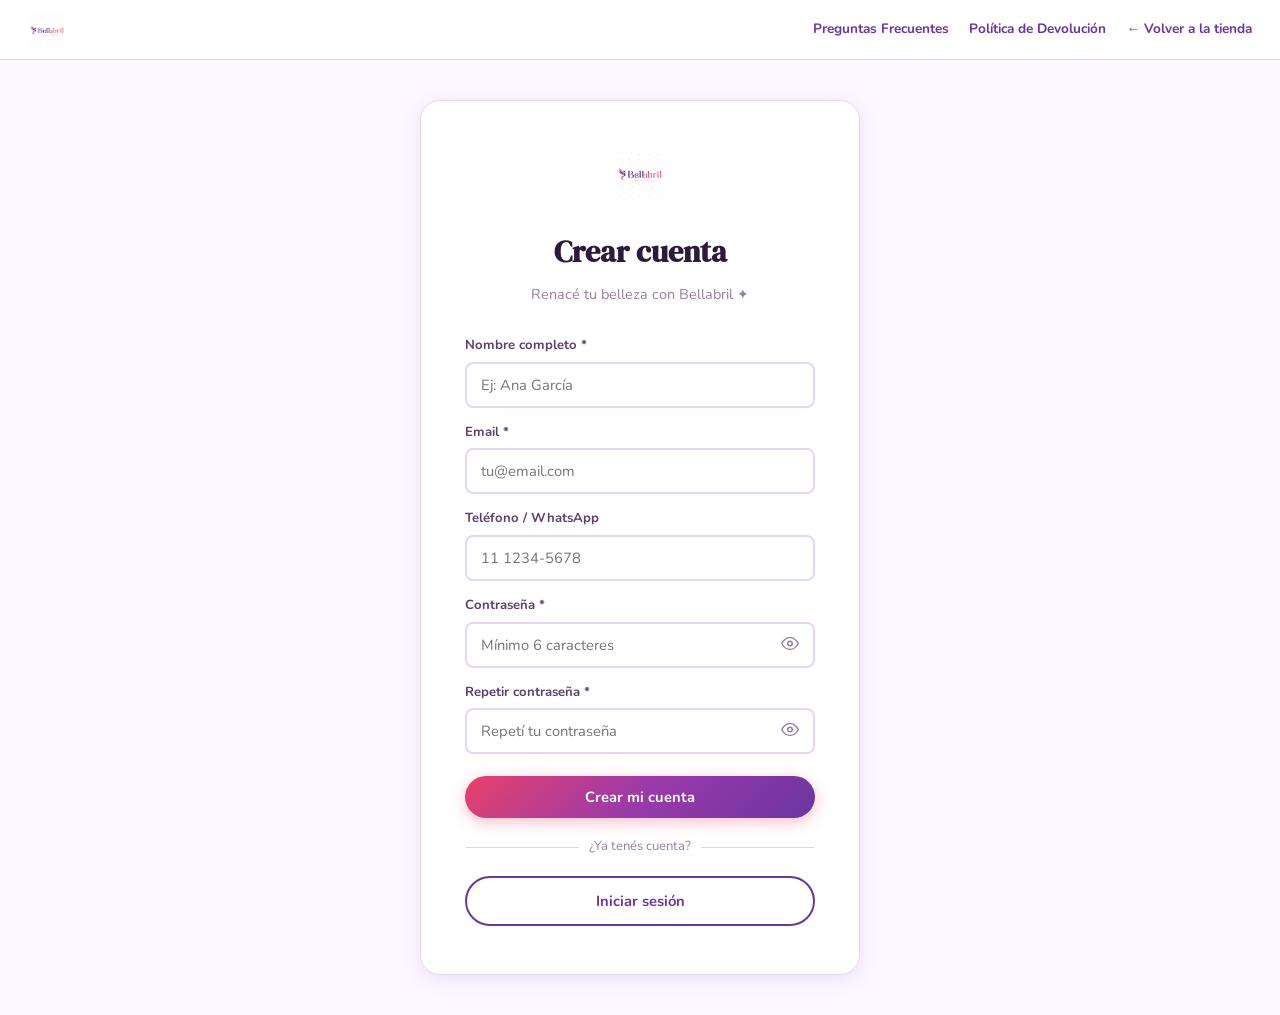
<file: registro.html>
﻿<!DOCTYPE html>
<html lang="es">
<head>
  <meta charset="UTF-8">
  <meta name="viewport" content="width=device-width, initial-scale=1.0">
  <title>Crear cuenta — Bellabril</title>
  <link rel="icon" href="assets/logo-icon.png" type="image/png">
  <link rel="stylesheet" href="css/styles.css">
  <style>
    body { background: var(--bg-light); }
    .top-bar {
      position: fixed; top: 0; left: 0; right: 0; z-index: 100;
      height: 60px; background: white; border-bottom: 1px solid var(--border);
      display: flex; align-items: center; justify-content: space-between; padding: 0 28px;
    }
    .top-bar img { height: 38px; }
    .top-bar a { font-size: 0.85rem; font-weight: 700; color: var(--purple); }
    .top-bar a:hover { color: var(--pink); }
  </style>
</head>
<body>

<div class="top-bar">
  <a href="index.html"><img src="assets/logo.png" alt="Bellabril"></a>
  <div style="display:flex;align-items:center;gap:20px">
    <a href="preguntas-frecuentes.html">Preguntas Frecuentes</a>
    <a href="politica-de-devolucion.html">Política de Devolución</a>
    <a href="index.html">← Volver a la tienda</a>
  </div>
</div>

<main class="auth-page" style="padding-top:100px">
  <div class="auth-card">

    <div class="auth-logo">
      <img src="assets/logo.png" alt="Bellabril">
    </div>

    <h1 class="auth-title">Crear cuenta</h1>
    <p class="auth-subtitle">Renacé tu belleza con Bellabril ✦</p>

    <div class="alert-error"   id="alertError"></div>
    <div class="alert-success" id="alertSuccess"></div>

    <form id="registroForm" novalidate>

      <div class="form-group">
        <label class="form-label" for="nombre">Nombre completo *</label>
        <input class="form-input" type="text" id="nombre" name="nombre" required placeholder="Ej: Ana García" autocomplete="name">
        <p class="field-error" id="nombreErr">Ingresá tu nombre.</p>
      </div>

      <div class="form-group">
        <label class="form-label" for="email">Email *</label>
        <input class="form-input" type="email" id="email" name="email" required placeholder="tu@email.com" autocomplete="email">
        <p class="field-error" id="emailErr">Ingresá un email válido.</p>
      </div>

      <div class="form-group">
        <label class="form-label" for="telefono">Teléfono / WhatsApp</label>
        <input class="form-input" type="tel" id="telefono" name="telefono" placeholder="11 1234-5678" autocomplete="tel">
      </div>

      <div class="form-group">
        <label class="form-label" for="password">Contraseña *</label>
        <div class="password-wrap">
          <input class="form-input" type="password" id="password" name="password" required placeholder="Mínimo 6 caracteres" autocomplete="new-password">
          <button type="button" class="toggle-pwd" onclick="togglePwd('password')" aria-label="Ver contraseña">
            <svg width="18" height="18" viewBox="0 0 24 24" fill="none" stroke="currentColor" stroke-width="2" stroke-linecap="round" stroke-linejoin="round">
              <path d="M1 12s4-8 11-8 11 8 11 8-4 8-11 8-11-8-11-8z"/><circle cx="12" cy="12" r="3"/>
            </svg>
          </button>
        </div>
        <p class="field-error" id="pwdErr">La contraseña debe tener al menos 6 caracteres.</p>
      </div>

      <div class="form-group">
        <label class="form-label" for="confirm">Repetir contraseña *</label>
        <div class="password-wrap">
          <input class="form-input" type="password" id="confirm" name="confirm" required placeholder="Repetí tu contraseña" autocomplete="new-password">
          <button type="button" class="toggle-pwd" onclick="togglePwd('confirm')" aria-label="Ver contraseña">
            <svg width="18" height="18" viewBox="0 0 24 24" fill="none" stroke="currentColor" stroke-width="2" stroke-linecap="round" stroke-linejoin="round">
              <path d="M1 12s4-8 11-8 11 8 11 8-4 8-11 8-11-8-11-8z"/><circle cx="12" cy="12" r="3"/>
            </svg>
          </button>
        </div>
        <p class="field-error" id="confirmErr">Las contraseñas no coinciden.</p>
      </div>

      <button type="submit" class="btn btn-primary btn-full" id="submitBtn" style="margin-top:8px">
        Crear mi cuenta
      </button>

    </form>

    <div class="auth-divider"><span>¿Ya tenés cuenta?</span></div>

    <a href="login.html" class="btn btn-outline btn-full">Iniciar sesión</a>

  </div>
</main>

<script src="js/auth.js"></script>
<script>
  if (Auth.isLoggedIn()) location.href = 'index.html';

  function togglePwd(id) {
    const input = document.getElementById(id);
    input.type = input.type === 'password' ? 'text' : 'password';
  }

  document.getElementById('registroForm').addEventListener('submit', function(e) {
    e.preventDefault();

    const nombre   = document.getElementById('nombre').value.trim();
    const email    = document.getElementById('email').value.trim();
    const telefono = document.getElementById('telefono').value.trim();
    const password = document.getElementById('password').value;
    const confirm  = document.getElementById('confirm').value;
    const alertErr = document.getElementById('alertError');

    let valid = true;

    if (!nombre) {
      document.getElementById('nombreErr').classList.add('show'); valid = false;
    } else { document.getElementById('nombreErr').classList.remove('show'); }

    if (!email || !email.includes('@')) {
      document.getElementById('emailErr').classList.add('show'); valid = false;
    } else { document.getElementById('emailErr').classList.remove('show'); }

    if (password.length < 6) {
      document.getElementById('pwdErr').classList.add('show'); valid = false;
    } else { document.getElementById('pwdErr').classList.remove('show'); }

    if (password !== confirm) {
      document.getElementById('confirmErr').classList.add('show'); valid = false;
    } else { document.getElementById('confirmErr').classList.remove('show'); }

    if (!valid) return;

    const btn = document.getElementById('submitBtn');
    btn.textContent = 'Creando cuenta...';
    btn.disabled = true;

    const result = Auth.register({ nombre, email, password, telefono });

    if (result.ok) {
      document.getElementById('alertSuccess').textContent = '✨ ¡Cuenta creada! Redirigiendo...';
      document.getElementById('alertSuccess').classList.add('show');
      alertErr.classList.remove('show');
      setTimeout(() => {
        const redirect = new URLSearchParams(location.search).get('redirect') || 'index.html';
        location.href = redirect;
      }, 1200);
    } else {
      alertErr.textContent = result.error;
      alertErr.classList.add('show');
      btn.textContent = 'Crear mi cuenta';
      btn.disabled = false;
    }
  });

  ['nombre','email','password','confirm'].forEach(id => {
    document.getElementById(id).addEventListener('input', () => {
      document.getElementById(id + 'Err')?.classList.remove('show');
    });
  });
</script>
</body>
</html>
</file>
<file: css/styles.css>
/* ============================================================
   BELLABRIL — Estilos Globales
   Pink: #E8416A | Purple: #6B35A0
   Fonts: DM Serif Display + Nunito
   ============================================================ */

@import url('https://fonts.googleapis.com/css2?family=Anton&family=DM+Serif+Display:ital@0;1&family=Nunito:wght@300;400;600;700;800&display=swap');

:root {
  --pink:          #E8416A;
  --pink-dark:     #C72D55;
  --pink-light:    #F5A8BC;
  --purple:        #6B35A0;
  --purple-dark:   #4E2478;
  --purple-light:  #9B6AC7;
  --gradient:      linear-gradient(135deg, #E8416A 0%, #9B3AAA 50%, #6B35A0 100%);
  --gradient-light:linear-gradient(135deg, rgba(232,65,106,0.08) 0%, rgba(107,53,160,0.08) 100%);
  --bg:            #FFFFFF;
  --bg-light:      #FDF8FF;
  --text:          #2D1B3D;
  --text-medium:   #5C4070;
  --text-light:    #9480A8;
  --border:        #E8D5F5;
  --shadow:        0 4px 20px rgba(107,53,160,0.12);
  --shadow-hover:  0 8px 30px rgba(107,53,160,0.22);
  --radius:        12px;
  --radius-sm:     8px;
  --radius-pill:   50px;
  --transition:    0.3s ease;
  --header-h:      100px;
  --cats-h:        72px;
}

*, *::before, *::after { box-sizing: border-box; margin: 0; padding: 0; }
html  { scroll-behavior: smooth; }
body  { font-family: 'Nunito', sans-serif; background: var(--bg); color: var(--text); line-height: 1.65; overflow-x: hidden; }
img   { max-width: 100%; height: auto; display: block; }
a     { text-decoration: none; color: inherit; }
ul    { list-style: none; }

.container { width: 100%; max-width: 1200px; margin: 0 auto; padding: 0 24px; }

/* ── HEADER ─────────────────────────────────── */
.header {
  position: fixed; top: 0; left: 0; right: 0; z-index: 1000;
  background: var(--bg);
  border-bottom: 1px solid var(--border);
  transition: box-shadow var(--transition), transform 0.35s ease;
}
.header.scrolled { box-shadow: 0 2px 20px rgba(107,53,160,0.15); }
.header.hidden { transform: translateY(-100%); }

.header__main {
  display: grid;
  grid-template-columns: 1fr auto 1fr;
  align-items: center;
  height: var(--header-h);
  gap: 16px;
}
/* Search bar */
.header-search {
  display: flex; align-items: center; gap: 8px;
  border: 1px solid #ECE3EF; border-radius: 22px;
  padding: 7px 14px; background: #FBF9FC;
  transition: border-color var(--transition); max-width: 240px; width: 100%;
}
.header-search:focus-within { border-color: #A6529C; }
.header-search input {
  border: none; background: none; outline: none; width: 100%;
  font-family: 'Nunito', sans-serif; font-size: 0.85rem; color: #4A3B55;
}
.header-search input::placeholder { color: var(--text-light); }
.header-search svg { color: #A6529C; flex-shrink: 0; }

.logo img { height: 75px; width: auto; }

.nav { display: flex; gap: 28px; }
.nav__link {
  font-weight: 700; font-size: 0.88rem; color: var(--text-medium);
  transition: color var(--transition); position: relative;
}
.nav__link::after {
  content: ''; position: absolute; bottom: -4px; left: 0; right: 0;
  height: 2px; background: var(--gradient);
  transform: scaleX(0); transition: transform var(--transition); border-radius: 2px;
}
.nav__link:hover, .nav__link.active { color: var(--purple); }
.nav__link:hover::after, .nav__link.active::after { transform: scaleX(1); }

.header__actions { display: flex; align-items: center; gap: 10px; justify-content: flex-end; }

.user-icon-btn {
  display: flex; align-items: center; justify-content: center;
  width: 42px; height: 42px; border-radius: 50%;
  background: var(--gradient-light); color: var(--purple);
  transition: all var(--transition);
}
.user-icon-btn:hover { background: var(--gradient); color: white; transform: scale(1.05); }

.cart-btn {
  position: relative; display: flex; align-items: center; justify-content: center;
  width: 42px; height: 42px; border-radius: 50%;
  background: var(--gradient-light); color: var(--purple);
  transition: all var(--transition);
}
.cart-btn:hover { background: var(--gradient); color: white; transform: scale(1.05); }

.cart-count {
  position: absolute; top: -2px; right: -2px;
  background: var(--pink); color: white;
  font-size: 0.6rem; font-weight: 800;
  width: 17px; height: 17px; border-radius: 50%;
  display: none; align-items: center; justify-content: center;
  border: 2px solid white;
}
.cart-count.visible { display: flex; }

.menu-toggle {
  display: none; flex-direction: column; gap: 5px;
  background: none; border: none; cursor: pointer; padding: 4px;
}
.menu-toggle span {
  display: block; width: 22px; height: 2px;
  background: var(--text); border-radius: 2px; transition: all var(--transition);
}

/* Categories bar */
.cats-bar {
  background: linear-gradient(90deg, #C64B85, #5B3F96);
  display: flex; align-items: center;
}
.nav-arrow {
  flex: 0 0 auto; background: transparent; border: none;
  color: white; font-size: 20px; cursor: pointer;
  padding: 0 8px; height: var(--cats-h);
  display: flex; align-items: center; justify-content: center;
  opacity: 0.85; transition: opacity 0.2s; line-height: 1;
}
.nav-arrow:hover { opacity: 1; }
.cats-bar__inner {
  flex: 1 1 auto; display: flex; height: var(--cats-h); align-items: center;
  gap: 0; overflow-x: auto; white-space: nowrap; justify-content: center;
  scrollbar-width: none; scroll-behavior: smooth; padding: 0;
}
.cats-bar__inner::-webkit-scrollbar { display: none; }
.cat-link {
  font-size: 0.95rem; font-weight: 600; color: #F5E4EE;
  padding: 0 16px; height: 100%; display: flex; align-items: center; white-space: nowrap;
  transition: color var(--transition), transform var(--transition); flex-shrink: 0;
}
.cat-link { transition: color var(--transition), transform var(--transition), font-size var(--transition); }
.cat-link:hover, .cat-link.active { color: white; font-weight: 700; transform: scale(1.12); font-size: 0.88rem; }

/* Spacer for fixed header */
.header-spacer { height: calc(var(--header-h) + var(--cats-h)); }

/* ── BUTTONS ─────────────────────────────────── */
.btn {
  display: inline-flex; align-items: center; gap: 7px;
  padding: 11px 26px; border-radius: var(--radius-pill);
  font-family: 'Nunito', sans-serif; font-weight: 700; font-size: 0.92rem;
  border: none; cursor: pointer; transition: all var(--transition); white-space: nowrap;
}
.btn-primary {
  background: var(--gradient); color: white;
  box-shadow: 0 4px 15px rgba(232,65,106,0.35);
}
.btn-primary:hover { transform: translateY(-2px); box-shadow: 0 6px 20px rgba(232,65,106,0.5); color: white; }
.btn-outline { background: transparent; color: var(--purple); border: 2px solid var(--purple); }
.btn-outline:hover { background: var(--purple); color: white; transform: translateY(-2px); }
.btn-ghost { background: rgba(255,255,255,0.18); color: white; border: 2px solid rgba(255,255,255,0.45); backdrop-filter: blur(10px); }
.btn-ghost:hover { background: rgba(255,255,255,0.32); transform: translateY(-2px); }
.btn-sm { padding: 8px 18px; font-size: 0.82rem; }
.btn-full { width: 100%; justify-content: center; }
.btn:disabled { opacity: 0.5; cursor: not-allowed; transform: none !important; }

/* ── SECTION HEADER ──────────────────────────── */
.section-header { text-align: center; margin-bottom: 44px; }
.section-label {
  display: inline-block; font-size: 0.72rem; font-weight: 800;
  letter-spacing: 3px; text-transform: uppercase; color: var(--pink); margin-bottom: 10px;
}
.section-title { font-family: 'DM Serif Display', serif; font-size: 2.1rem; color: var(--text); line-height: 1.2; }
.section-title span {
  background: var(--gradient);
  -webkit-background-clip: text; -webkit-text-fill-color: transparent; background-clip: text;
}

/* ── PRODUCT CARD ────────────────────────────── */
.product-card {
  background: var(--bg); border-radius: var(--radius); border: 1px solid var(--border);
  overflow: hidden; transition: all var(--transition); position: relative;
}
.product-card:hover { transform: translateY(-6px); box-shadow: var(--shadow-hover); border-color: var(--purple-light); }

.product-card__image {
  aspect-ratio: 1; overflow: hidden; background: var(--bg-light); position: relative; display: block;
}
.product-card__image img {
  width: 100%; height: 100%; object-fit: contain; transition: transform 0.5s ease;
}
.product-card:hover .product-card__image img { transform: scale(1.08); }
.product-card__titlelink { display: block; }

.product-card__badge {
  position: absolute; top: 10px; left: 10px;
  padding: 3px 9px; border-radius: var(--radius-pill);
  font-size: 0.67rem; font-weight: 800; text-transform: uppercase; letter-spacing: 1px;
}
.badge-nuevo  { background: var(--gradient); color: white; }
.badge-agotado { background: #888; color: white; }

.product-card__body { padding: 14px; }
.product-card__name {
  font-weight: 700; font-size: 0.92rem; color: var(--text); margin-bottom: 5px; line-height: 1.3;
  display: -webkit-box; -webkit-line-clamp: 2; -webkit-box-orient: vertical; overflow: hidden;
}
.product-card__desc {
  font-size: 0.8rem; color: var(--text-light); margin-bottom: 10px;
  display: -webkit-box; -webkit-line-clamp: 2; -webkit-box-orient: vertical; overflow: hidden;
}
.product-card__price {
  font-family: 'DM Serif Display', serif; font-size: 1.35rem;
  background: var(--gradient);
  -webkit-background-clip: text; -webkit-text-fill-color: transparent; background-clip: text;
  margin-bottom: 10px;
}
.product-card__add { width: 100%; }

/* ── PRODUCTS GRID ───────────────────────────── */
.products-grid { display: grid; grid-template-columns: repeat(auto-fill, minmax(210px, 1fr)); gap: 18px; }

/* ── HERO ────────────────────────────────────── */
.hero {
  min-height: 86vh; display: flex; align-items: center;
  position: relative; overflow: hidden; background: var(--gradient);
}
.hero__overlay {
  position: absolute; inset: 0;
  background: radial-gradient(circle at 15% 50%, rgba(255,255,255,0.07) 0%, transparent 55%),
              radial-gradient(circle at 82% 18%, rgba(255,255,255,0.05) 0%, transparent 40%);
}
.hero__sparkles { position: absolute; inset: 0; pointer-events: none; }
.sparkle {
  position: absolute; background: white; opacity: 0;
  clip-path: polygon(50% 0%,61% 35%,98% 35%,68% 57%,79% 91%,50% 70%,21% 91%,32% 57%,2% 35%,39% 35%);
  animation: twinkle var(--dur,3s) ease-in-out infinite var(--delay,0s);
}
@keyframes twinkle { 0%,100%{opacity:0;transform:scale(0.4)} 50%{opacity:0.9;transform:scale(1)} }

.hero__content { position: relative; z-index: 1; color: white; max-width: 580px; }
.hero__eyebrow { font-size: 0.78rem; font-weight: 800; letter-spacing: 4px; text-transform: uppercase; opacity: 0.82; margin-bottom: 14px; }
.hero__title { font-family: 'DM Serif Display', serif; font-size: clamp(2.4rem,5vw,3.8rem); line-height: 1.08; margin-bottom: 16px; }
.hero__subtitle { font-size: 1.05rem; opacity: 0.88; margin-bottom: 34px; max-width: 440px; }
.hero__actions { display: flex; gap: 14px; flex-wrap: wrap; }
.hero__phoenix {
  position: absolute; right: -2%; top: 50%; transform: translateY(-50%);
  width: 42%; max-width: 460px; opacity: 0.12; filter: brightness(0) invert(1);
  pointer-events: none;
}

.hero__grid {
  position: relative; z-index: 1; display: grid;
  grid-template-columns: 1fr 1fr; gap: 60px; align-items: center;
  padding-top: 36px; padding-bottom: 36px;
}
.hero__circle-wrap { display: flex; justify-content: center; align-items: center; }
.hero__circle {
  width: 320px; height: 320px; border-radius: 50%; overflow: hidden; flex-shrink: 0;
  box-shadow: 0 0 80px rgba(255,255,255,0.25), 0 0 0 2px rgba(255,255,255,0.15);
  animation: floatBird 4s ease-in-out infinite;
}

/* ── CATEGORIES GRID ─────────────────────────── */
.cats-section { padding: 80px 0; background: var(--bg-light); }
.cats-grid { display: grid; grid-template-columns: repeat(auto-fill,minmax(130px,1fr)); gap: 14px; }
.cat-card {
  background: var(--bg); border: 1px solid var(--border); border-radius: var(--radius);
  padding: 22px 14px; text-align: center; transition: all var(--transition); cursor: pointer;
}
.cat-card:hover { border-color: var(--pink); box-shadow: var(--shadow); transform: translateY(-4px); }
.cat-card__icon { font-size: 2rem; margin-bottom: 7px; }
.cat-card__name { font-weight: 700; font-size: 0.82rem; color: var(--text-medium); }

/* ── PRODUCTS SECTION ────────────────────────── */
.products-section { padding: 80px 0; }
.products-section--alt { background: var(--bg-light); }

/* ── STATS ───────────────────────────────────── */
.stats-section { padding: 60px 0; background: var(--gradient); color: white; text-align: center; }
.stats-grid { display: grid; grid-template-columns: repeat(auto-fit,minmax(140px,1fr)); gap: 28px; }
.stat__number { font-family: 'DM Serif Display', serif; font-size: 2.8rem; margin-bottom: 4px; }
.stat__label { font-size: 0.88rem; opacity: 0.82; font-weight: 600; }

/* ── NEWSLETTER ──────────────────────────────── */
.newsletter-section { padding: 80px 0; background: var(--bg); text-align: center; }
.newsletter-form { display: flex; gap: 10px; max-width: 460px; margin: 22px auto 0; flex-wrap: wrap; }
.newsletter-form input {
  flex: 1; min-width: 200px; padding: 11px 18px;
  border: 2px solid var(--border); border-radius: var(--radius-pill);
  font-family: 'Nunito', sans-serif; font-size: 0.92rem; outline: none;
  transition: border-color var(--transition);
}
.newsletter-form input:focus { border-color: var(--purple); }

/* ── FOOTER ──────────────────────────────────── */
.footer { background: var(--text); color: rgba(255,255,255,0.72); padding: 60px 0 22px; }
.footer__grid { display: grid; grid-template-columns: 2fr 1fr 1fr; gap: 44px; margin-bottom: 44px; }
.footer__logo img { height: 38px; filter: brightness(0) invert(1); margin-bottom: 14px; }
.footer__tagline { font-size: 0.88rem; line-height: 1.75; }
.footer__title { color: white; font-weight: 700; font-size: 0.78rem; letter-spacing: 2px; text-transform: uppercase; margin-bottom: 18px; }
.footer__links { display: flex; flex-direction: column; gap: 9px; }
.footer__link { font-size: 0.88rem; transition: color var(--transition); }
.footer__link:hover { color: var(--pink-light); }
.footer__socials { display: flex; gap: 10px; margin-top: 18px; }
.social-btn {
  width: 36px; height: 36px; border-radius: 50%;
  background: rgba(255,255,255,0.1); display: flex; align-items: center; justify-content: center;
  transition: all var(--transition); color: white;
}
.social-btn:hover { background: var(--gradient); transform: translateY(-3px); }
.footer__bottom { border-top: 1px solid rgba(255,255,255,0.1); padding-top: 22px; text-align: center; font-size: 0.8rem; }

@keyframes floatBird {
  0%,100% { transform: translateY(0px) rotate(-2deg); }
  50%      { transform: translateY(-18px) rotate(2deg); }
}

/* ── WAVE DIVIDERS ───────────────────────────── */
.wave-sep { position:relative; line-height:0; overflow:hidden; margin-bottom:-2px; }
.wave-sep svg { display:block; width:100%; height:auto; }

.wave-anim-wrap { position:relative; height:90px; overflow:hidden; background:#ffffff; }
.wave-anim-layer { position:absolute; bottom:0; width:200%; height:100%; }
.wave-anim-layer svg { width:100%; height:100%; }
.wave-anim-layer--back  { animation:waveDrift 9s linear infinite; opacity:0.4; }
.wave-anim-layer--front { animation:waveDrift 6s linear infinite reverse; }
@keyframes waveDrift { from{transform:translateX(0)} to{transform:translateX(-50%)} }
@media (max-width:600px) {
  .wave-sep svg { height:48px; }
  .wave-anim-wrap { height:60px; }
}

/* ── WHATSAPP FLOAT ──────────────────────────── */
.wa-float {
  position: fixed; bottom: 26px; right: 26px; z-index: 999;
  width: 54px; height: 54px; background: #25D366; border-radius: 50%;
  display: flex; align-items: center; justify-content: center;
  box-shadow: 0 4px 18px rgba(37,211,102,0.45); transition: all var(--transition);
  animation: waRing 3s ease-in-out infinite;
}
.wa-float:hover { transform: scale(1.12); }
@keyframes waRing {
  0%,100%{box-shadow:0 4px 18px rgba(37,211,102,0.45)}
  50%{box-shadow:0 4px 28px rgba(37,211,102,0.7),0 0 0 10px rgba(37,211,102,0.1)}
}

/* ── CART PAGE ───────────────────────────────── */
.cart-page { padding: 60px 0; min-height: 60vh; }
.cart-layout { display: grid; grid-template-columns: 1fr 320px; gap: 28px; align-items: start; }
.cart-empty { text-align: center; padding: 80px 20px; color: var(--text-medium); }
.cart-empty svg { width: 72px; height: 72px; margin: 0 auto 20px; opacity: 0.22; }
.cart-items-title { font-family: 'DM Serif Display', serif; font-size: 1.5rem; margin-bottom: 24px; }

.cart-item {
  display: grid; grid-template-columns: 76px 1fr auto;
  gap: 14px; align-items: center; padding: 18px 0; border-bottom: 1px solid var(--border);
}
.cart-item__img {
  width: 76px; height: 76px; border-radius: var(--radius-sm);
  object-fit: cover; background: var(--bg-light);
}
.cart-item__name { font-weight: 700; margin-bottom: 4px; font-size: 0.93rem; }
.cart-item__price {
  font-weight: 700; font-size: 0.88rem;
  background: var(--gradient);
  -webkit-background-clip: text; -webkit-text-fill-color: transparent; background-clip: text;
}
.qty-ctrl { display: flex; align-items: center; gap: 8px; margin-top: 8px; }
.qty-btn {
  width: 27px; height: 27px; border-radius: 50%; border: 1px solid var(--border);
  background: var(--bg); cursor: pointer; font-size: 1rem; font-weight: 700;
  display: flex; align-items: center; justify-content: center; transition: all var(--transition);
  font-family: 'Nunito', sans-serif;
}
.qty-btn:hover { background: var(--gradient); color: white; border-color: transparent; }
.qty-num { font-weight: 700; min-width: 22px; text-align: center; }
.remove-btn { background: none; border: none; cursor: pointer; color: var(--text-light); padding: 4px; transition: color var(--transition); }
.remove-btn:hover { color: #e53e3e; }

.cart-summary {
  background: var(--bg-light); border: 1px solid var(--border); border-radius: var(--radius); padding: 26px;
  position: sticky; top: calc(var(--header-h) + var(--cats-h) + 16px);
}
.cart-summary__title { font-family: 'DM Serif Display', serif; font-size: 1.35rem; margin-bottom: 22px; }
.summary-row { display: flex; justify-content: space-between; margin-bottom: 10px; font-size: 0.92rem; }
.summary-total {
  display: flex; justify-content: space-between; font-weight: 800;
  padding-top: 14px; border-top: 2px solid var(--border); margin: 8px 0 22px;
}
.summary-total .amount {
  font-family: 'DM Serif Display', serif; font-size: 1.4rem;
  background: var(--gradient);
  -webkit-background-clip: text; -webkit-text-fill-color: transparent; background-clip: text;
}

/* ── CHECKOUT ────────────────────────────────── */
.checkout-page { padding: 60px 0; }
.checkout-layout { display: grid; grid-template-columns: 1fr 340px; gap: 36px; align-items: start; }
.checkout-block { background: var(--bg); border: 1px solid var(--border); border-radius: var(--radius); padding: 26px; margin-bottom: 20px; }
.checkout-block__title { font-family: 'DM Serif Display', serif; font-size: 1.2rem; margin-bottom: 18px; padding-bottom: 14px; border-bottom: 1px solid var(--border); }
.form-row { display: grid; grid-template-columns: 1fr 1fr; gap: 14px; }
.form-group { margin-bottom: 14px; }
.form-label { display: block; font-weight: 700; font-size: 0.82rem; margin-bottom: 5px; color: var(--text-medium); }
.form-input {
  width: 100%; padding: 11px 14px; border: 2px solid var(--border); border-radius: var(--radius-sm);
  font-family: 'Nunito', sans-serif; font-size: 0.92rem; color: var(--text); outline: none;
  transition: border-color var(--transition);
}
.form-input:focus { border-color: var(--purple); }

.payment-options { display: flex; flex-direction: column; gap: 10px; }
.payment-opt {
  border: 2px solid var(--border); border-radius: var(--radius); padding: 14px 18px;
  cursor: pointer; transition: all var(--transition); display: flex; align-items: center; gap: 12px;
}
.payment-opt:hover { border-color: var(--purple-light); }
.payment-opt.selected { border-color: var(--purple); background: var(--gradient-light); }
.payment-opt input[type="radio"] { accent-color: var(--purple); width: 17px; height: 17px; cursor: pointer; }
.payment-opt__icon { font-size: 1.6rem; }
.payment-opt__name { font-weight: 700; font-size: 0.92rem; }
.payment-opt__desc { font-size: 0.78rem; color: var(--text-light); }

.payment-detail {
  display: none; margin-top: 14px; padding: 18px;
  background: var(--bg-light); border-radius: var(--radius-sm); border: 1px dashed var(--border);
}
.payment-detail.show { display: block; }
.transfer-row { display: flex; justify-content: space-between; align-items: center; margin-bottom: 10px; }
.transfer-label { font-size: 0.8rem; color: var(--text-light); }
.transfer-value { font-weight: 700; }
.copy-btn {
  background: var(--gradient-light); border: none; border-radius: 6px; padding: 4px 10px;
  font-size: 0.72rem; font-weight: 700; color: var(--purple); cursor: pointer; transition: all var(--transition);
}
.copy-btn:hover { background: var(--gradient); color: white; }

.order-box {
  background: var(--bg-light); border: 1px solid var(--border); border-radius: var(--radius); padding: 22px;
  position: sticky; top: calc(var(--header-h) + var(--cats-h) + 16px);
}
.order-box__title { font-family: 'DM Serif Display', serif; font-size: 1.2rem; margin-bottom: 18px; }
.order-item { display: flex; gap: 10px; align-items: center; padding: 10px 0; border-bottom: 1px solid var(--border); }
.order-item__img { width: 48px; height: 48px; border-radius: var(--radius-sm); object-fit: cover; background: var(--bg); flex-shrink: 0; }
.order-item__name { flex: 1; font-weight: 700; font-size: 0.86rem; line-height: 1.3; }
.order-item__qty { font-size: 0.78rem; color: var(--text-light); }
.order-item__sub { font-weight: 700; font-size: 0.86rem; white-space: nowrap; }

/* ── NOSOTROS ────────────────────────────────── */
.nos-hero { padding: 100px 0 60px; background: var(--gradient); color: white; text-align: center; }
.nos-hero h1 { font-family: 'DM Serif Display', serif; font-size: 2.8rem; margin-bottom: 12px; }
.nos-hero p { opacity: 0.85; font-size: 1.05rem; }
.nos-content { padding: 80px 0; }
.nos-grid { display: grid; grid-template-columns: 1fr 1fr; gap: 56px; align-items: center; }
.nos-img {
  border-radius: var(--radius); background: var(--gradient);
  aspect-ratio: 4/3; display: flex; align-items: center; justify-content: center; overflow: hidden;
}
.nos-img img { width: 55%; opacity: 0.3; filter: brightness(0) invert(1); }
.nos-text h2 { font-family: 'DM Serif Display', serif; font-size: 1.9rem; margin-bottom: 14px; }
.nos-text p { font-size: 0.97rem; color: var(--text-medium); line-height: 1.85; margin-bottom: 14px; }
.values-grid { display: grid; grid-template-columns: repeat(3,1fr); gap: 20px; padding: 60px 0; }
.value-card { text-align: center; padding: 28px 18px; background: var(--bg-light); border-radius: var(--radius); border: 1px solid var(--border); }
.value-card__icon { font-size: 2.2rem; margin-bottom: 10px; }
.value-card__title { font-weight: 800; margin-bottom: 6px; }
.value-card__desc { font-size: 0.85rem; color: var(--text-medium); }

/* ── CONTACTO ────────────────────────────────── */
.contact-page { padding: 80px 0; }
.contact-layout { display: grid; grid-template-columns: 1fr 1fr; gap: 56px; align-items: start; }
.contact-info h2 { font-family: 'DM Serif Display', serif; font-size: 2rem; margin-bottom: 12px; }
.contact-info p { color: var(--text-medium); margin-bottom: 14px; }
.contact-item { display: flex; gap: 14px; align-items: flex-start; margin-bottom: 12px; }
.contact-item__icon {
  width: 42px; height: 42px; border-radius: 50%; background: var(--gradient);
  color: white; display: flex; align-items: center; justify-content: center; flex-shrink: 0; font-size: 1.1rem;
}
.contact-item__label { font-size: 0.78rem; color: var(--text-light); text-transform: uppercase; letter-spacing: 1px; margin-bottom: 2px; font-weight: 700; }
.contact-item__value { font-weight: 700; }
.contact-form-card { background: var(--bg-light); border: 1px solid var(--border); border-radius: var(--radius); padding: 36px; }
.contact-form-card h3 { font-family: 'DM Serif Display', serif; font-size: 1.4rem; margin-bottom: 22px; }
textarea.form-input { resize: vertical; min-height: 100px; }

/* ── PAGE HEADER ─────────────────────────────── */
.page-header { background: var(--gradient); padding: 60px 0 38px; color: white; text-align: center; }
.page-header h1 { font-family: 'DM Serif Display', serif; font-size: 2.4rem; margin-bottom: 6px; }
.page-header p { opacity: 0.84; }

/* ── FILTER BAR ──────────────────────────────── */
.filter-bar {
  padding: 22px 0; border-bottom: 1px solid var(--border); margin-bottom: 36px;
  display: flex; align-items: center; justify-content: space-between; gap: 16px; flex-wrap: wrap;
}
.filter-bar__cats { display: flex; gap: 8px; flex-wrap: wrap; }
.filter-btn {
  padding: 7px 18px; border-radius: var(--radius-pill); border: 2px solid var(--border);
  background: var(--bg); font-family: 'Nunito', sans-serif; font-weight: 700; font-size: 0.82rem;
  color: var(--text-medium); cursor: pointer; transition: all var(--transition);
}
.filter-btn:hover, .filter-btn.active { background: var(--gradient); color: white; border-color: transparent; box-shadow: 0 4px 12px rgba(232,65,106,0.28); }

/* ── SORT SELECT ─────────────────────────────── */
.sort-wrap { display: flex; align-items: center; gap: 10px; flex-shrink: 0; }
.sort-wrap label { font-size: 0.78rem; font-weight: 700; color: var(--text-medium); white-space: nowrap; }
.sort-select-box { position: relative; }
.sort-select-box::after {
  content: ''; position: absolute; right: 14px; top: 50%; width: 8px; height: 8px;
  border-right: 2px solid var(--purple); border-bottom: 2px solid var(--purple);
  transform: translateY(-65%) rotate(45deg); pointer-events: none;
}
.sort-select {
  appearance: none; -webkit-appearance: none;
  padding: 9px 36px 9px 16px; border-radius: var(--radius-pill); border: 2px solid var(--border);
  background: var(--bg); font-family: 'Nunito', sans-serif; font-weight: 700; font-size: 0.82rem;
  color: var(--purple); cursor: pointer; transition: all var(--transition);
}
.sort-select:hover, .sort-select:focus { border-color: var(--purple-light); outline: none; }

/* scroll reveal desactivado */
.reveal { opacity: 1; transform: none; }

/* ── TOAST ───────────────────────────────────── */
.toast {
  position: fixed; bottom: 96px; left: 50%;
  transform: translateX(-50%) translateY(16px);
  background: var(--text); color: white; padding: 11px 22px;
  border-radius: var(--radius-pill); font-weight: 700; font-size: 0.88rem;
  opacity: 0; transition: all 0.3s ease; z-index: 9999; white-space: nowrap; pointer-events: none;
}
.toast.show { opacity: 1; transform: translateX(-50%) translateY(0); }

/* ── USER MENU ───────────────────────────────── */
.user-menu-wrap { position: relative; }
.user-icon-btn {
  display: flex; align-items: center; justify-content: center;
  width: 42px; height: 42px; border-radius: 50%;
  background: var(--gradient-light); color: var(--purple);
  transition: all var(--transition);
}
.user-icon-btn:hover { background: var(--gradient); color: white; transform: scale(1.05); }
.user-trigger {
  display: flex; align-items: center; gap: 6px;
  background: var(--gradient-light); border: none; cursor: pointer;
  padding: 8px 14px; border-radius: var(--radius-pill);
  font-family: 'Nunito', sans-serif; font-weight: 700; font-size: 0.82rem;
  color: var(--purple); transition: all var(--transition);
}
.user-trigger:hover { background: var(--gradient); color: white; }
.user-dropdown {
  display: none; position: absolute; top: calc(100% + 8px); right: 0;
  background: var(--bg); border: 1px solid var(--border); border-radius: var(--radius);
  box-shadow: var(--shadow-hover); min-width: 178px; overflow: hidden; z-index: 999;
}
.user-menu-wrap:hover .user-dropdown,
.user-menu-wrap:focus-within .user-dropdown { display: block; }
.user-dropdown a,
.user-dropdown button {
  display: block; width: 100%; text-align: left;
  padding: 11px 16px; font-family: 'Nunito', sans-serif; font-size: 0.88rem;
  font-weight: 600; color: var(--text-medium); background: none; border: none;
  cursor: pointer; transition: background var(--transition);
}
.user-dropdown a:hover, .user-dropdown button:hover { background: var(--bg-light); color: var(--purple); }
.udivider { height: 1px; background: var(--border); margin: 4px 0; }

/* ── AUTH PAGES ──────────────────────────────── */
.auth-page { min-height: 100vh; display: flex; align-items: center; justify-content: center; background: var(--bg-light); padding: 40px 20px; }
.auth-card { background: var(--bg); border: 1px solid var(--border); border-radius: 20px; padding: 48px 44px; width: 100%; max-width: 440px; box-shadow: var(--shadow); }
.auth-logo { text-align: center; margin-bottom: 28px; }
.auth-logo img { height: 50px; margin: 0 auto; }
.auth-title { font-family: 'DM Serif Display', serif; font-size: 1.9rem; text-align: center; margin-bottom: 6px; }
.auth-subtitle { text-align: center; color: var(--text-light); font-size: 0.9rem; margin-bottom: 28px; }
.auth-divider { text-align: center; color: var(--text-light); font-size: 0.82rem; margin: 18px 0; position: relative; }
.auth-divider::before { content: ''; position: absolute; top: 50%; left: 0; right: 0; height: 1px; background: var(--border); }
.auth-divider span { background: var(--bg); padding: 0 10px; position: relative; }
.auth-footer { text-align: center; margin-top: 20px; font-size: 0.88rem; color: var(--text-light); }
.auth-footer a { color: var(--purple); font-weight: 700; }
.auth-footer a:hover { color: var(--pink); }
.field-error { font-size: 0.78rem; color: #e53e3e; margin-top: 4px; display: none; }
.field-error.show { display: block; }
.alert-error { background: #FFF5F5; border: 1px solid #FC8181; border-radius: var(--radius-sm); padding: 12px 16px; color: #C53030; font-size: 0.88rem; font-weight: 600; margin-bottom: 20px; display: none; }
.alert-error.show { display: block; }
.alert-success { background: #F0FFF4; border: 1px solid #68D391; border-radius: var(--radius-sm); padding: 12px 16px; color: #276749; font-size: 0.88rem; font-weight: 600; margin-bottom: 20px; display: none; }
.alert-success.show { display: block; }
.password-wrap { position: relative; }
.password-wrap .form-input { padding-right: 44px; }
.toggle-pwd {
  position: absolute; right: 12px; top: 50%; transform: translateY(-50%);
  background: none; border: none; cursor: pointer; color: var(--text-light); padding: 4px;
}
.toggle-pwd:hover { color: var(--purple); }
.remember-row { display: flex; justify-content: space-between; align-items: center; margin-bottom: 20px; font-size: 0.85rem; }
.remember-row label { display: flex; align-items: center; gap: 7px; cursor: pointer; color: var(--text-medium); font-weight: 600; }
.remember-row a { color: var(--purple); font-weight: 600; }
.remember-row a:hover { color: var(--pink); }

/* ── MI CUENTA PAGE ──────────────────────────── */
.mi-cuenta-layout { display: grid; grid-template-columns: 240px 1fr; gap: 32px; align-items: start; padding: 60px 0; }
.cuenta-sidebar { background: var(--bg-light); border: 1px solid var(--border); border-radius: var(--radius); overflow: hidden; position: sticky; top: calc(var(--header-h) + var(--cats-h) + 16px); }
.cuenta-avatar { padding: 28px; text-align: center; background: var(--gradient); color: white; }
.cuenta-avatar__icon { width: 64px; height: 64px; border-radius: 50%; background: rgba(255,255,255,0.2); display: flex; align-items: center; justify-content: center; margin: 0 auto 10px; font-size: 1.8rem; }
.cuenta-avatar__name { font-weight: 800; font-size: 1rem; }
.cuenta-avatar__email { font-size: 0.78rem; opacity: 0.82; }
.cuenta-nav a { display: flex; align-items: center; gap: 10px; padding: 13px 20px; font-weight: 700; font-size: 0.88rem; color: var(--text-medium); transition: all var(--transition); border-left: 3px solid transparent; }
.cuenta-nav a:hover, .cuenta-nav a.active { color: var(--purple); background: white; border-left-color: var(--pink); }
.cuenta-panel { background: var(--bg); border: 1px solid var(--border); border-radius: var(--radius); padding: 28px; }
.cuenta-panel__title { font-family: 'DM Serif Display', serif; font-size: 1.5rem; margin-bottom: 24px; padding-bottom: 16px; border-bottom: 1px solid var(--border); }
.order-card { border: 1px solid var(--border); border-radius: var(--radius); overflow: hidden; margin-bottom: 16px; }
.order-card__header { background: var(--bg-light); padding: 14px 18px; display: flex; justify-content: space-between; align-items: center; font-size: 0.85rem; }
.order-card__id { font-weight: 800; color: var(--purple); }
.order-card__date { color: var(--text-light); }
.order-card__status { padding: 3px 10px; border-radius: var(--radius-pill); font-size: 0.72rem; font-weight: 800; text-transform: uppercase; letter-spacing: 1px; }
.status-pendiente { background: #FFF3CD; color: #856404; }
.status-confirmado { background: #D1FAE5; color: #065F46; }
.order-card__body { padding: 14px 18px; }
.order-card__total { font-family: 'DM Serif Display', serif; font-size: 1.2rem; background: var(--gradient); -webkit-background-clip: text; -webkit-text-fill-color: transparent; background-clip: text; }
.no-orders { text-align: center; padding: 48px 20px; color: var(--text-light); }
.no-orders svg { width: 56px; height: 56px; margin: 0 auto 16px; opacity: 0.2; }

/* ── PRODUCT DETAIL ───────────────────────────── */
.pd-page { padding: 40px 0 90px; }
.pd-breadcrumb { font-size: 0.82rem; color: var(--text-light); margin-bottom: 28px; }
.pd-breadcrumb a { color: var(--text-light); transition: color var(--transition); }
.pd-breadcrumb a:hover { color: var(--purple); }
.pd-layout { display: grid; grid-template-columns: 1fr 1fr; gap: 56px; align-items: start; }
.pd-image-wrap { position: relative; border-radius: var(--radius); overflow: hidden; background: var(--bg-light); aspect-ratio: 1; }
.pd-image { width: 100%; height: 100%; object-fit: contain; display: block; }
.pd-badge { position: absolute; top: 14px; left: 14px; }
.pd-cat { display: inline-block; font-size: 0.72rem; font-weight: 800; letter-spacing: 1px; text-transform: uppercase; color: var(--pink); margin-bottom: 10px; }
.pd-name { font-family: 'DM Serif Display', serif; font-size: 2rem; color: var(--text); line-height: 1.2; margin-bottom: 14px; }
.pd-price { font-family: 'DM Serif Display', serif; font-size: 2.2rem; background: var(--gradient); -webkit-background-clip: text; -webkit-text-fill-color: transparent; background-clip: text; margin-bottom: 20px; }
.pd-desc { font-size: 0.98rem; color: var(--text-medium); line-height: 1.85; margin-bottom: 26px; }
.pd-caracs { margin-bottom: 30px; }
.pd-caracs h3 { font-family: 'DM Serif Display', serif; font-size: 1.1rem; margin-bottom: 12px; color: var(--text); }
.pd-caracs ul { display: flex; flex-direction: column; gap: 8px; }
.pd-caracs li { font-size: 0.9rem; color: var(--text-medium); padding-left: 20px; position: relative; }
.pd-caracs li::before { content: '✓'; position: absolute; left: 0; color: var(--pink); font-weight: 800; }
.pd-qty-row { display: flex; align-items: center; gap: 16px; margin-bottom: 22px; }
.pd-qty-label { font-weight: 700; font-size: 0.88rem; color: var(--text-medium); }
.pd-not-found { text-align: center; padding: 80px 20px; color: var(--text-medium); }
.pd-not-found p { margin-bottom: 20px; font-size: 1.05rem; }

/* ── RESPONSIVE ──────────────────────────────── */
@media (max-width: 768px) {
  :root { --header-h: 68px; --cats-h: 52px; }

  .container { padding: 0 16px; }

  /* Header: search hidden, logo centered, actions on the right */
  .header__main {
    grid-template-columns: auto 1fr auto;
    height: var(--header-h);
    gap: 8px;
  }
  .header-search { display: none; }
  .logo { justify-self: center; }
  .logo img { height: 46px; }
  .header__actions { gap: 6px; }
  .user-icon-btn, .cart-btn { width: 38px; height: 38px; }

  .nav { display: none; }
  .nav.open {
    display: flex; flex-direction: column;
    position: absolute; top: 100%; left: 0; right: 0;
    background: var(--bg); padding: 18px 24px;
    border-bottom: 1px solid var(--border); box-shadow: var(--shadow); gap: 14px; z-index: 999;
    max-height: calc(100vh - var(--header-h)); overflow-y: auto;
  }
  .menu-toggle { display: flex; order: -1; }

  /* Categories bar */
  .cat-link { font-size: 0.82rem; padding: 0 11px; }
  .cat-link:hover, .cat-link.active { font-size: 0.78rem; }
  .nav-arrow { padding: 0 4px; font-size: 16px; }

  .header-spacer { height: calc(var(--header-h) + var(--cats-h)); }

  .hero__phoenix { display: none; }
  .hero { min-height: 0; padding-bottom: 40px; }
  .hero__title { font-size: 2.1rem; }
  .hero__subtitle { font-size: 0.95rem; }
  .hero__grid {
    grid-template-columns: 1fr; gap: 28px; text-align: center;
    padding-top: 24px; padding-bottom: 12px;
  }
  .hero__grid > div:first-child > * { margin-left: auto; margin-right: auto; }
  .hero__grid p[style*="max-width"] { max-width: none; }
  .hero__circle-wrap { order: -1; }
  .hero__circle { width: 180px; height: 180px; box-shadow: 0 0 40px rgba(255,255,255,0.2), 0 0 0 2px rgba(255,255,255,0.15); }
  .products-grid { grid-template-columns: repeat(2,1fr); gap: 10px; }
  .cart-layout, .checkout-layout, .contact-layout, .nos-grid { grid-template-columns: 1fr; }
  .footer__grid { grid-template-columns: 1fr; gap: 28px; text-align: center; }
  .footer__socials { justify-content: center; }
  .form-row { grid-template-columns: 1fr; }
  .values-grid { grid-template-columns: 1fr; }
  .section-title { font-size: 1.65rem; }
  .cats-grid { grid-template-columns: repeat(3,1fr); }
  .stats-grid { grid-template-columns: repeat(2,1fr); }
  .order-box { position: static; }
  .cart-summary { position: static; }

  /* Mi cuenta: sidebar stacked above content */
  .mi-cuenta-layout { grid-template-columns: 1fr; padding: 32px 0; gap: 20px; }
  .cuenta-sidebar { position: static; }
  .cuenta-nav { display: flex; overflow-x: auto; }
  .cuenta-nav a { border-left: none; border-bottom: 3px solid transparent; flex-shrink: 0; }
  .cuenta-nav a:hover, .cuenta-nav a.active { border-left-color: transparent; border-bottom-color: var(--pink); }

  .cart-item { grid-template-columns: 60px 1fr; }
  .cart-item__img { width: 60px; height: 60px; }

  .auth-card { padding: 32px 22px; }
  .contact-form-card { padding: 24px; }
  .nos-hero h1 { font-size: 2.1rem; }

  .pd-layout { grid-template-columns: 1fr; gap: 24px; }
  .pd-name { font-size: 1.6rem; }
  .pd-price { font-size: 1.8rem; }
}
@media (max-width: 480px) {
  .hero__actions .btn { flex: 1 1 100%; justify-content: center; }
  .products-grid { grid-template-columns: repeat(2,1fr); gap: 8px; }
  .product-card__body { padding: 10px; }
  .logo img { height: 40px; }
  .cat-link { font-size: 0.76rem; padding: 0 9px; }
}

/* hero — pendiente */
</file>
